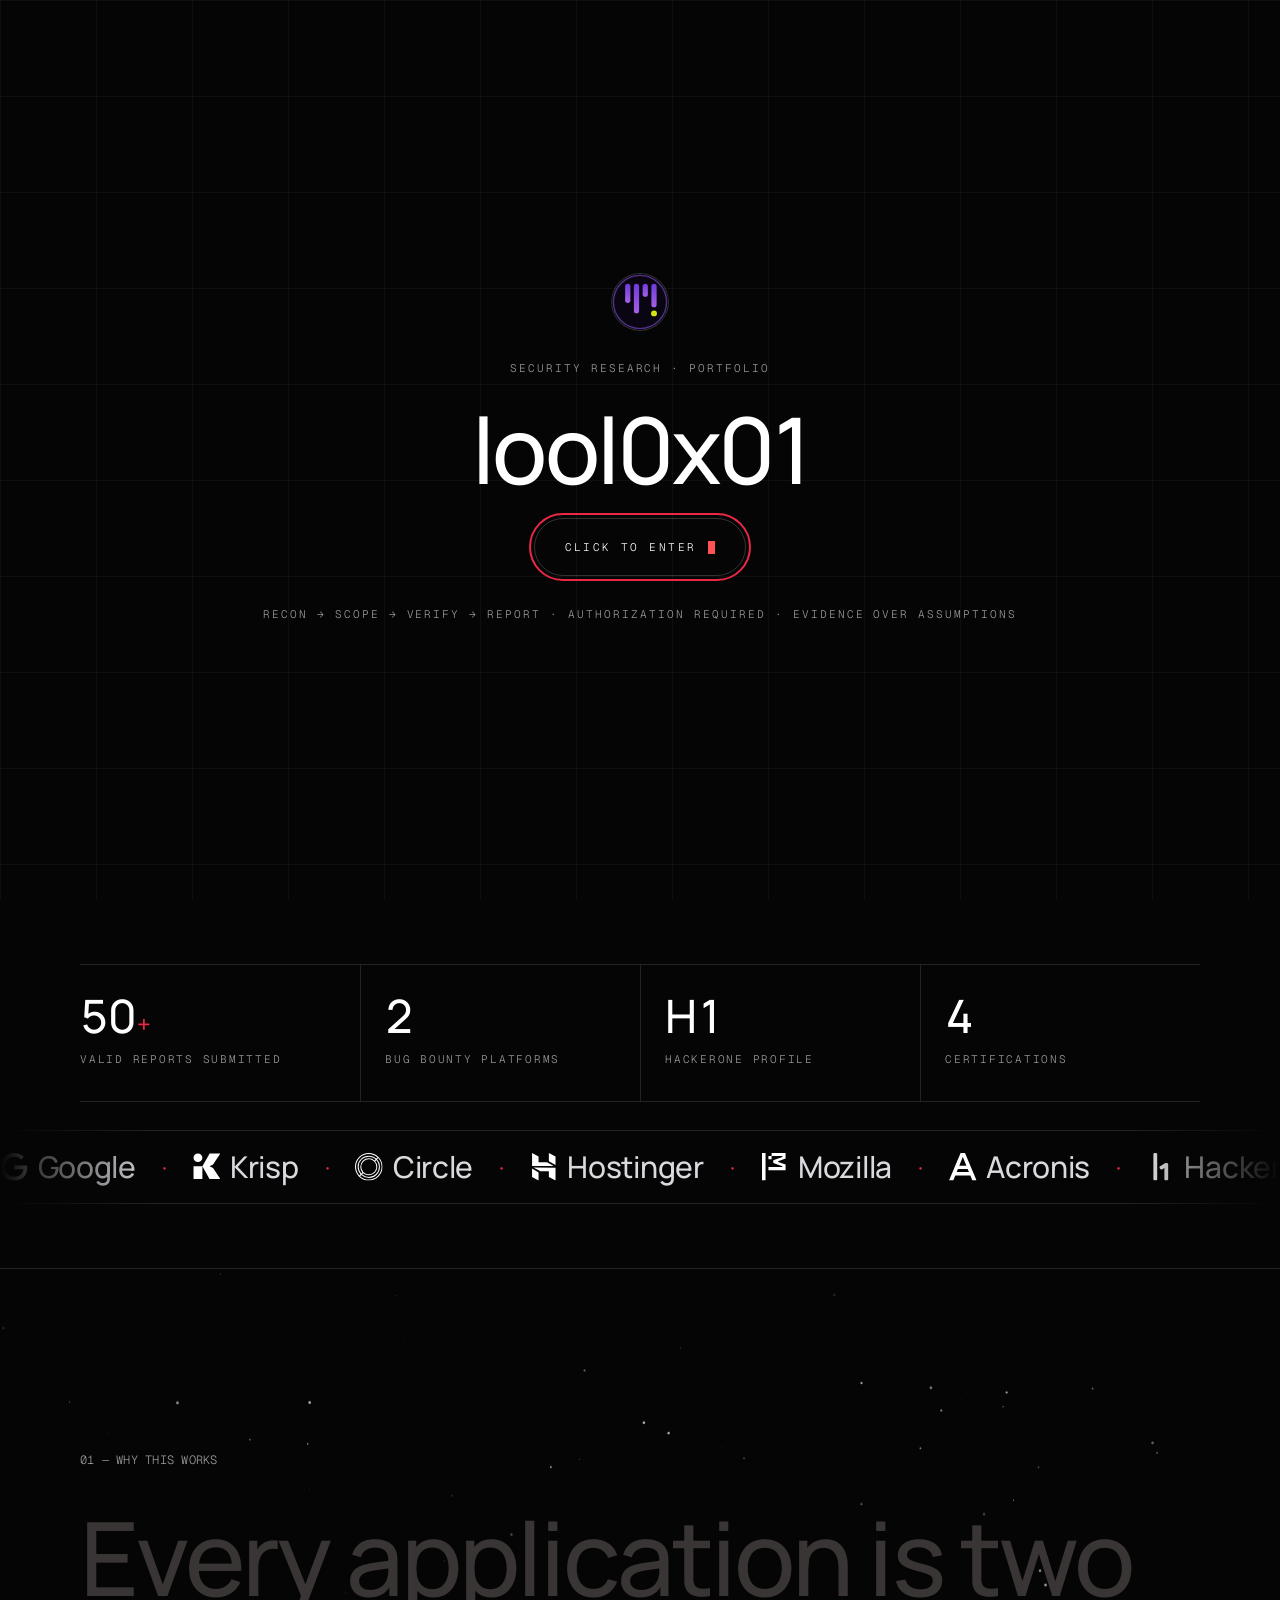
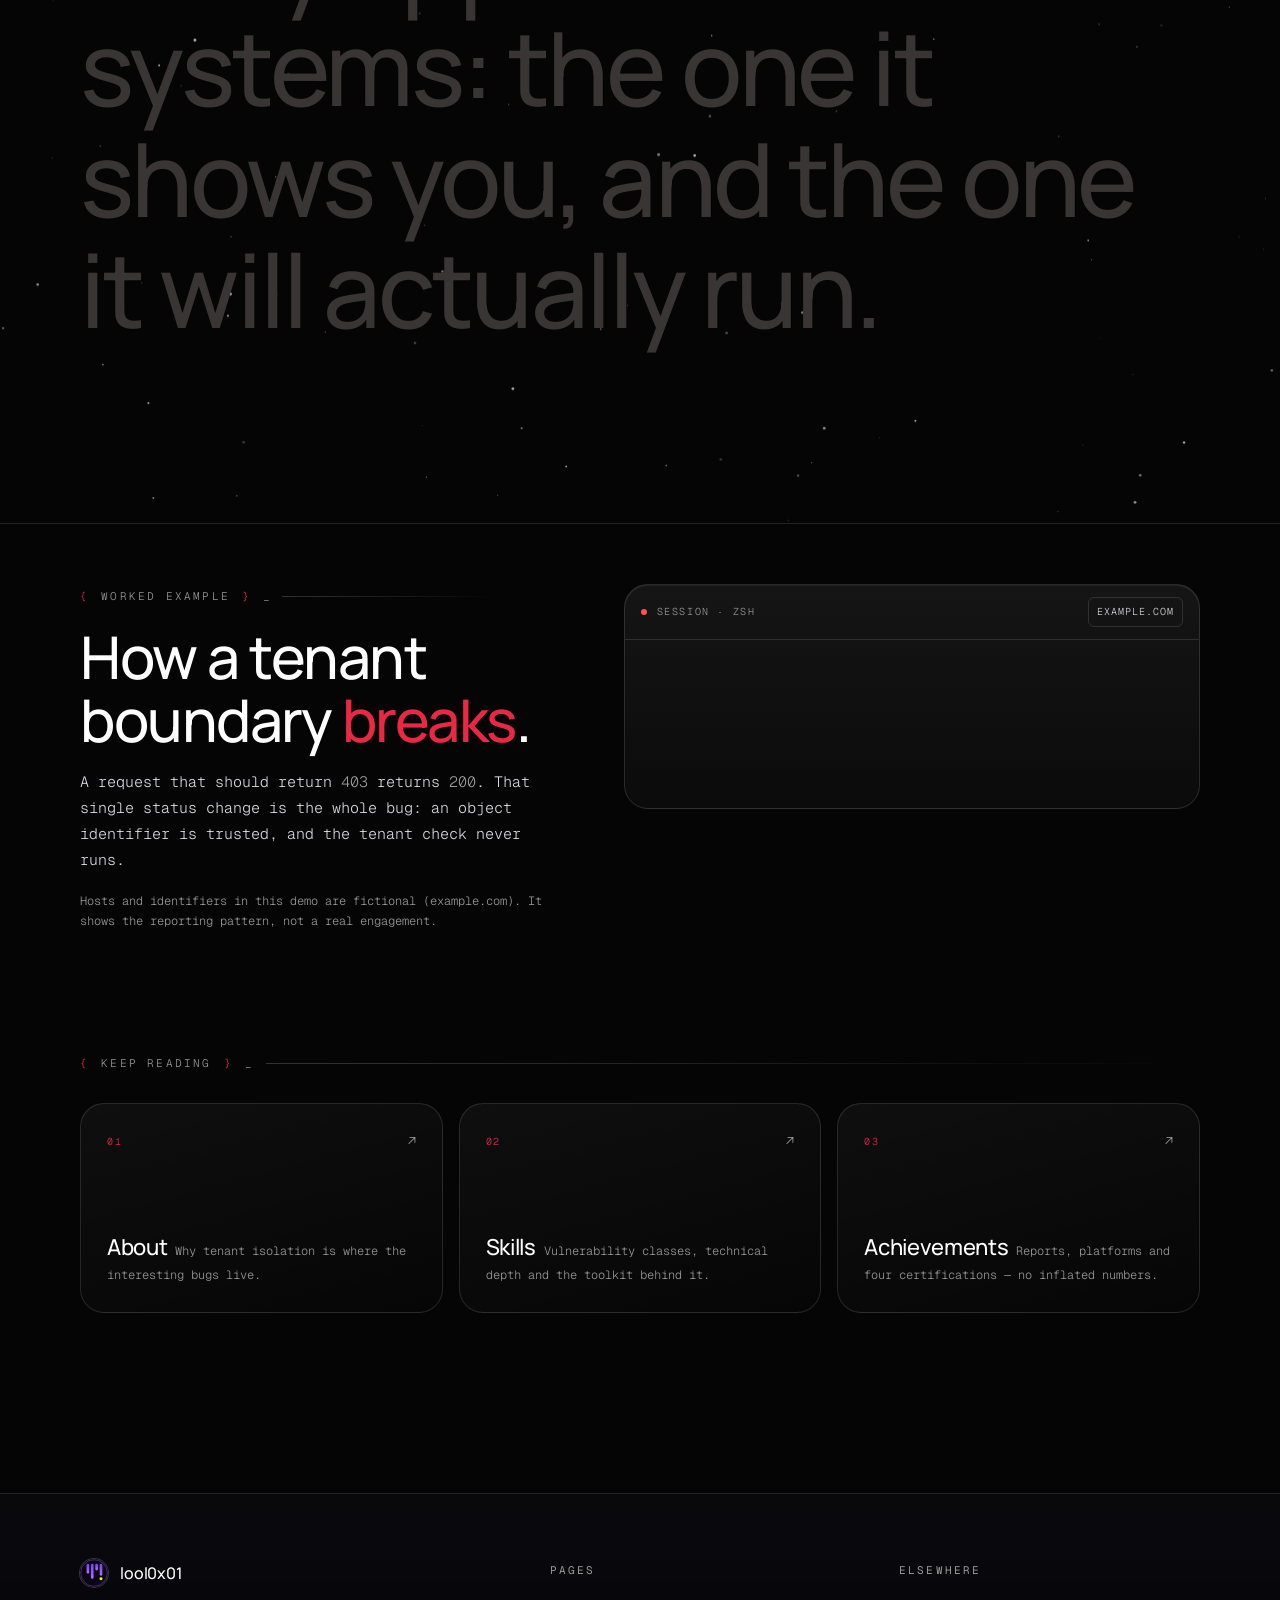
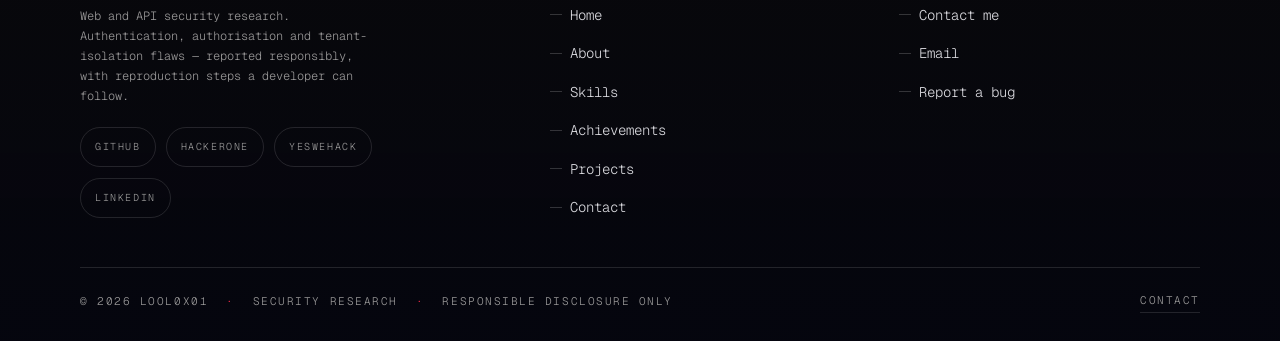
<file: index.html>
<!DOCTYPE html>
<html lang="en-GB">
<head>
<meta charset="utf-8">
<meta name="viewport" content="width=device-width, initial-scale=1">
<title>lool0x01 — Security Researcher</title>
<meta name="description" content="Security researcher specialising in web and API security, with a focus on authentication, authorisation and tenant-isolation flaws in multi-tenant SaaS.">
<meta name="theme-color" content="#060506">
<meta name="color-scheme" content="dark">
<link rel="icon" href="favicon.svg" type="image/svg+xml">
<meta property="og:type" content="website">
<meta property="og:site_name" content="lool0x01">
<meta property="og:title" content="lool0x01 — Security Researcher">
<meta property="og:description" content="Web and API security research: authentication, authorisation and tenant-isolation flaws in multi-tenant SaaS.">
<meta name="twitter:card" content="summary">
<link rel="preconnect" href="https://fonts.googleapis.com">
<link rel="preconnect" href="https://fonts.gstatic.com" crossorigin>
<link href="https://fonts.googleapis.com/css2?family=Geist+Mono:wght@300..500&family=Instrument+Serif:ital@0;1&family=Manrope:wght@300..600&display=swap" rel="stylesheet">
<link rel="stylesheet" href="assets/css/main.css?v=18">
<link rel="stylesheet" href="assets/css/live-terminal.css?v=2">
<script src="assets/js/media.js?v=6"></script>
</head>
<body data-page="home">

<a class="skip" href="#main">Skip to content</a>
<div class="wipe" id="wipe" data-state="revealing" aria-hidden="true"><span></span><span></span></div>
<div class="progress" aria-hidden="true"><div class="progress__bar"></div></div>
<canvas class="field-canvas" id="field" aria-hidden="true"></canvas>
<div class="cursor" id="cursor" aria-hidden="true">
  <span class="cursor__dot"></span><span class="cursor__ring"></span><span class="cursor__label">View</span>
</div>

<!-- entry gate: click -> 2s boot -> hero -->
<div class="gate" id="gate" role="dialog" aria-modal="true" aria-labelledby="gate-name">
  <div class="gate__inner">
    <span class="gate__mark" aria-hidden="true"></span>
    <p class="gate__hint">Security research · portfolio</p>
    <p class="gate__name" id="gate-name">lool0x01</p>
    <button class="gate__enter" type="button">Click to Enter <span class="caret" aria-hidden="true"></span></button>
    <p class="gate__hint">Recon → scope → verify → report · authorization required · evidence over assumptions</p>
    <div class="boot" role="status" aria-live="polite">
      <div class="boot__row">INITIALIZING...</div>
      <div class="boot__row">mapping attack surface...</div>
      <div class="boot__row">tenant boundaries: checked</div>
      <div class="boot__row boot__row--ready">READY</div>
      <div class="boot__bar" aria-hidden="true"><i></i></div>
    </div>
  </div>
</div>

<header class="nav">
  <div class="nav__inner">
    <a class="brand" href="index.html" aria-label="lool0x01 — home">
      <span class="brand__mark" aria-hidden="true"></span>
      <span class="brand__word">lool0x01</span>
    </a>
    <nav class="nav__tabs" aria-label="Primary">
      <a class="nav__tab" href="index.html" aria-current="page">Home</a>
      <a class="nav__tab" href="about.html">About</a>
      <a class="nav__tab" href="skills.html">Skills</a>
      <a class="nav__tab" href="achievements.html">Achievements</a>
      <a class="nav__tab" href="projects.html">Projects</a>
      <a class="nav__tab" href="contact.html">Contact</a>
    </nav>
    <div class="nav__tools">
      <button class="audio" type="button" aria-pressed="false" aria-label="Toggle ambient sound">
        <span class="audio__bars" aria-hidden="true"><i></i><i></i><i></i><i></i></span>
        <span class="audio__text">Sound</span>
      </button>
      <a class="btn btn--sm" href="contact.html">Contact</a>
    </div>
    <button class="nav__burger" type="button" aria-expanded="false" aria-controls="nav-panel" aria-label="Open menu">
      <i aria-hidden="true"></i><i aria-hidden="true"></i>
    </button>
  </div>
</header>
<div class="nav__panel" id="nav-panel">
  <a href="index.html" aria-current="page">Home</a>
  <a href="about.html">About</a>
  <a href="skills.html">Skills</a>
  <a href="achievements.html">Achievements</a>
  <a href="projects.html">Projects</a>
  <a href="contact.html">Contact</a>
</div>

<main id="main">

  <!-- ============================================================ hero -->
  <section class="hero">
    <div class="wrap hero__grid">
      <div class="hero__copy">
        <p class="eyebrow">
          <span class="eyebrow__brace">{</span>
          <span>Security research</span>
          <span class="eyebrow__brace">}</span>
          <span class="eyebrow__dash">_</span>
          <span class="eyebrow__rule"></span>
        </p>

        <h1 class="hero__title hero__title--mono">
          <span class="line"><span>Scanners check inputs.</span></span>
          <span class="line"><span>I test <em class="hl">TRUST</em>.</span></span>
        </h1>

        <p class="hero__lede lede">
          Security researcher specialising in web and API security, with a focus on
          authentication, authorisation, and tenant-isolation flaws in multi-tenant SaaS
          systems. I find the design-level vulnerabilities scanners miss and write
          reproducible reports with concrete remediation guidance.
        </p>

        <div class="hero__cta">
          <a class="btn btn--primary" href="projects.html">View my work <span class="btn__arrow" aria-hidden="true">→</span></a>
          <a class="btn" href="contact.html">Contact me</a>
        </div>

        <p class="hero__meta">
          <span class="live"><span class="live__dot" aria-hidden="true"></span>Researching</span>
          <span aria-hidden="true">/</span>
          <span>HackerOne · YesWeHack</span>
          <span aria-hidden="true">/</span>
          <span>Responsible disclosure only</span>
        </p>
      </div>

      <!-- ============================================================
           Live Engagement Terminal — self-contained hero component.
           Markup here · styles: assets/css/live-terminal.css
                        · scenarios + engine: assets/js/live-terminal.js
           Paste-ready single-file version: components/live-engagement-terminal.html
           ============================================================ -->
      <section class="let" id="let" role="region" aria-label="Live engagement terminal">
        <div class="let__stage">
          <span class="let__glow" aria-hidden="true"></span>
          <span class="let__halo" aria-hidden="true"></span>

          <div class="let__frame">
            <span class="let__corner" data-c="tl" aria-hidden="true"></span>
            <span class="let__corner" data-c="tr" aria-hidden="true"></span>
            <span class="let__corner" data-c="bl" aria-hidden="true"></span>
            <span class="let__corner" data-c="br" aria-hidden="true"></span>
            <span class="let__scan" aria-hidden="true"></span>
            <span class="let__vignette" aria-hidden="true"></span>

            <header class="let__bar">
              <span class="let__dots" aria-hidden="true"><i></i><i></i><i></i></span>
              <span class="let__path">lool0x01@hunt: ~/engagements/tenant-isolation</span>
              <span class="let__live" aria-hidden="true"><i></i> live</span>
            </header>

            <div class="let__tabrow">
              <div class="let__tabs" role="tablist" aria-label="Engagement scenario">
                <button class="let__tab" id="let-tab-recon"   role="tab" type="button" data-scn="recon"   aria-selected="true"  aria-controls="let-screen" tabindex="0">recon</button>
                <button class="let__tab" id="let-tab-exploit" role="tab" type="button" data-scn="exploit" aria-selected="false" aria-controls="let-screen" tabindex="-1">exploit</button>
                <button class="let__tab" id="let-tab-report"  role="tab" type="button" data-scn="report"  aria-selected="false" aria-controls="let-screen" tabindex="-1">report</button>
              </div>
              <div class="let__actions">
                <button class="let__act" type="button" data-act="replay">Replay</button>
                <button class="let__act" type="button" data-act="copy">Copy</button>
              </div>
              <span class="let__tabline" aria-hidden="true"></span>
            </div>

            <div class="let__body">
              <div class="let__screen" id="let-screen" role="tabpanel" aria-labelledby="let-tab-recon">
                <div class="let__lines"></div>
              </div>

              <aside class="let__panel" aria-label="Findings">
                <p class="let__panel-title">Findings</p>
                <div class="let__count"><span class="let__count-n">0</span><span class="let__count-l">logged</span></div>
                <span class="let__sev" data-sev="none">—</span>
                <div class="let__cvss">
                  <span class="let__cvss-l">CVSS 4.0</span>
                  <span class="let__cvss-v">—</span>
                </div>
                <div class="let__ring">
                  <svg viewBox="0 0 44 44" aria-hidden="true">
                    <circle class="let__ring-bg" cx="22" cy="22" r="18"></circle>
                    <circle class="let__ring-fg" cx="22" cy="22" r="18"></circle>
                  </svg>
                  <span class="let__ring-t">0%</span>
                </div>
              </aside>
            </div>
          </div>
        </div>

        <div class="let__sr" role="status" aria-live="polite"></div>
      </section>
    </div>
  </section>

  <!-- ======================================================= stats + marquee -->
  <section class="section--tight" aria-label="At a glance">
    <div class="wrap">
      <div class="stats">
        <div class="stat">
          <span class="stat__num"><span data-count="50" data-reveal data-dur="1600">50</span><small>+</small></span>
          <span class="stat__label">Valid reports submitted</span>
        </div>
        <div class="stat">
          <span class="stat__num"><span data-count="2" data-reveal data-dur="900">2</span></span>
          <span class="stat__label">Bug bounty platforms</span>
        </div>
        <div class="stat">
          <span class="stat__num">H1</span>
          <span class="stat__label">HackerOne profile</span>
        </div>
        <div class="stat">
          <span class="stat__num"><span data-count="4" data-reveal data-dur="900">4</span></span>
          <span class="stat__label">Certifications</span>
        </div>
      </div>
    </div>
    <!-- brand sprite: inlined once, referenced by every marquee lockup -->
    <svg class="mlogo-sprite" aria-hidden="true" focusable="false"><defs>
      <symbol id="lg-google" viewBox="0 0 24 24"><path d="M12.48 10.92v3.28h7.84c-.24 1.84-.853 3.187-1.787 4.133-1.147 1.147-2.933 2.4-6.053 2.4-4.827 0-8.6-3.893-8.6-8.72s3.773-8.72 8.6-8.72c2.6 0 4.507 1.027 5.907 2.347l2.307-2.307C18.747 1.44 16.133 0 12.48 0 5.867 0 .307 5.387.307 12s5.56 12 12.173 12c3.573 0 6.267-1.173 8.373-3.36 2.16-2.16 2.84-5.213 2.84-7.667 0-.76-.053-1.467-.173-2.053H12.48z"/></symbol>
      <symbol id="lg-krisp" viewBox="9.5 9.5 26 26"><path d="M18.333 33.6553C18.333 33.7466 18.2981 33.8348 18.2354 33.8994C18.1726 33.9639 18.0868 34 17.998 34H10.335C10.2461 34 10.1605 33.964 10.0977 33.8994C10.0349 33.8348 10 33.7466 10 33.6553V22.3447C10 22.2534 10.0349 22.1652 10.0977 22.1006C10.1605 22.036 10.2462 22 10.335 22H18.333V33.6553ZM34.6592 10C34.7208 10 34.7821 10.0169 34.835 10.0488C34.8876 10.0808 34.9309 10.1269 34.96 10.1816C34.9891 10.2366 35.003 10.299 35 10.3613C34.997 10.4236 34.9766 10.4843 34.9424 10.5361L28.5615 20.208C28.5286 20.2577 28.4836 20.2985 28.4307 20.3252L25.1182 21.999L28.4307 23.6729C28.4836 23.7004 28.5287 23.7417 28.5615 23.792L34.9424 33.4639C34.9766 33.5157 34.997 33.5764 35 33.6387C35.003 33.701 34.9891 33.7634 34.96 33.8184C34.9309 33.8731 34.8876 33.9192 34.835 33.9512C34.7821 33.9831 34.7208 34 34.6592 34H25.5137C25.3936 34 25.2747 33.9681 25.1709 33.9072C25.0673 33.8464 24.9814 33.7584 24.9219 33.6533L18.333 21.999L24.9219 10.3467C24.9814 10.2416 25.0673 10.1536 25.1709 10.0928C25.2747 10.0319 25.3936 10 25.5137 10H34.6592ZM14.167 10C16.468 10.0002 18.333 11.791 18.333 14C18.333 16.209 16.468 17.9998 14.167 18C11.8658 18 10 16.2091 10 14C10 11.7909 11.8658 10 14.167 10Z"/></symbol>
      <symbol id="lg-circle" viewBox="0 0 24 24"><path d="M20.788 3.832c-.101-.105-.197-.213-.301-.317-.103-.103-.211-.202-.32-.302A11.903 11.903 0 0 0 12 0a11.926 11.926 0 0 0-8.486 3.514C-1.062 8.09-1.16 15.47 3.213 20.168c.099.108.197.214.3.32.104.103.21.2.317.3A11.92 11.92 0 0 0 12 24c3.206 0 6.22-1.247 8.487-3.512 4.576-4.576 4.673-11.956.301-16.656zm-16.655.301A11.057 11.057 0 0 1 12 .874c2.825 0 5.49 1.048 7.55 2.958l-1.001 1.002A9.646 9.646 0 0 0 12 2.292a9.644 9.644 0 0 0-6.865 2.844A9.644 9.644 0 0 0 2.292 12c0 2.448.9 4.753 2.542 6.549L3.831 19.55C-.201 15.191-.101 8.367 4.133 4.133zm13.798 1.318v.002l-1.015 1.014A7.346 7.346 0 0 0 12 4.589 7.357 7.357 0 0 0 6.761 6.76 7.362 7.362 0 0 0 4.589 12a7.34 7.34 0 0 0 1.877 4.913l-1.014 1.016A8.77 8.77 0 0 1 3.167 12a8.77 8.77 0 0 1 2.588-6.245A8.771 8.771 0 0 1 12 3.167c2.213 0 4.301.809 5.931 2.284zM18.537 12c0 1.745-.681 3.387-1.916 4.622S13.746 18.538 12 18.538a6.491 6.491 0 0 1-4.296-1.621l-.001-.004c-.11-.094-.22-.188-.324-.291a6.027 6.027 0 0 1-.293-.326A6.47 6.47 0 0 1 5.466 12c0-1.746.679-3.387 1.914-4.621A6.488 6.488 0 0 1 12 5.465c1.599 0 3.105.576 4.295 1.62.111.096.224.19.326.295.104.104.2.214.295.324A6.482 6.482 0 0 1 18.537 12zM7.084 17.534h.001A7.349 7.349 0 0 0 12 19.413a7.35 7.35 0 0 0 5.239-2.174A7.354 7.354 0 0 0 19.412 12a7.364 7.364 0 0 0-1.876-4.916l1.013-1.012A8.777 8.777 0 0 1 20.834 12a8.765 8.765 0 0 1-2.589 6.246A8.764 8.764 0 0 1 12 20.834a8.782 8.782 0 0 1-5.93-2.285l1.014-1.015zm12.783 2.333A11.046 11.046 0 0 1 12 23.125a11.042 11.042 0 0 1-7.551-2.957l1.004-1.001a9.64 9.64 0 0 0 6.549 2.542 9.639 9.639 0 0 0 6.865-2.846A9.642 9.642 0 0 0 21.71 12a9.64 9.64 0 0 0-2.543-6.548l1.001-1.002c4.031 4.359 3.935 11.182-.301 15.417z"/></symbol>
      <symbol id="lg-hostinger" viewBox="0 0 24 24"><path d="M16.415 0v7.16l5.785 3.384V2.949L16.415 0ZM1.8 0v11.237h18.815L14.89 8.09l-7.457-.003V3.024L1.8 0Zm14.615 20.894v-5.019l-7.514-.005c.007.033-5.82-3.197-5.82-3.197l19.119.091V24l-5.785-3.106ZM1.8 13.551v7.343l5.633 2.949v-6.988L1.8 13.551Z"/></symbol>
      <symbol id="lg-mozilla" viewBox="0 0 24 24"><path d="M4.819 24H1.75V0H4.82zM7.33 12.242H19.48v-.69L11.562 8.67V6.25l7.918-2.872v-.7H10.1V0h12.149v4.89l-6.445 2.224v.69l6.445 2.224v4.89H7.33zm0-9.565h2.77v2.77H7.33z"/></symbol>
      <symbol id="lg-acronis" viewBox="96 96 320 320"><path d="M96 416H145.231L168.899 357.647H343.574L366.769 416H416L281.562 96H230.438L96 416ZM214.817 243.294L223.337 222.588C237.065 188.706 248.899 160.471 256 139.294C263.574 160.471 275.408 188.706 289.136 222.588L297.657 243.294H214.817ZM184.994 317.647L199.669 280.941H312.331L327.479 317.647H184.994Z"/></symbol>
      <symbol id="lg-hackerone" viewBox="0 0 24 24"><path d="M7.207 0c-.4836 0-.8774.1018-1.1823.3002-.3044.2003-.4592.4627-.4592.7798v21.809c0 .2766.1581.5277.4752.7609.315.2335.7031.3501 1.1664.3501.4427 0 .8306-.1166 1.1678-.3501.3352-.231.5058-.4843.5058-.761V1.0815c0-.319-.1623-.5769-.4893-.7813C8.0644.1018 7.6702 0 7.207 0zm9.5234 8.662c-.4836 0-.8717.0981-1.1683.3007l-4.439 2.7822c-.1988.1861-.2841.4687-.2473.855.0342.3826.2108.747.5238 1.0907.3145.346.6662.5626 1.0684.6547.3963.0899.6973.041.8962-.143l1.7551-1.0951v9.7817c0 .2767.1522.5278.4607.761.3007.2335.6873.3501 1.1504.3501.463 0 .863-.1166 1.1983-.3501.3371-.2332.5058-.4843.5058-.761V9.7381c0-.3193-.165-.577-.4898-.7754-.3252-.2026-.7288-.3007-1.2143-.3007z"/></symbol>
      <symbol id="lg-deezer" viewBox="0 0 24 24"><path d="M.693 10.024c.381 0 .693-1.256.693-2.807 0-1.55-.312-2.807-.693-2.807C.312 4.41 0 5.666 0 7.217s.312 2.808.693 2.808ZM21.038 1.56c-.364 0-.684.805-.91 2.096C19.765 1.446 19.184 0 18.526 0c-.78 0-1.464 2.036-1.784 5-.312-2.158-.788-3.536-1.325-3.536-.745 0-1.386 2.704-1.62 6.472-.442-1.932-1.083-3.145-1.793-3.145s-1.35 1.213-1.793 3.145c-.242-3.76-.874-6.463-1.628-6.463-.537 0-1.013 1.378-1.325 3.535C6.938 2.036 6.262 0 5.474 0c-.658 0-1.247 1.447-1.602 3.665-.217-1.291-.546-2.105-.91-2.105-.675 0-1.221 2.807-1.221 6.272 0 3.466.546 6.273 1.221 6.273.277 0 .537-.476.736-1.273.32 2.928.996 4.938 1.776 4.938.606 0 1.143-1.204 1.507-3.11.251 3.622.875 6.195 1.602 6.195.46 0 .875-1.023 1.187-2.677C10.142 21.6 11 24 12.004 24c1.005 0 1.863-2.4 2.235-5.822.312 1.654.727 2.677 1.186 2.677.728 0 1.352-2.573 1.603-6.195.364 1.906.9 3.11 1.507 3.11.78 0 1.455-2.01 1.775-4.938.208.797.46 1.273.737 1.273.675 0 1.22-2.807 1.22-6.273-.008-3.457-.553-6.272-1.23-6.272ZM23.307 10.024c.381 0 .693-1.256.693-2.807 0-1.55-.312-2.807-.693-2.807-.381 0-.693 1.256-.693 2.807s.312 2.808.693 2.808Z"/></symbol>
      <symbol id="lg-ably" viewBox="21 21 118 118"><path d="M79.8574 32L31.4436 120.61L22 113.988L66.7958 32H79.8574ZM80.532 32L128.946 120.61L138.389 113.988L93.5936 32H80.532Z"/><path d="M128.271 121.132L80.1947 83.4801L32.1182 121.132L41.9297 128L80.1947 98.0441L118.46 128L128.271 121.132Z"/></symbol>
      <symbol id="lg-lumin" viewBox="28 28 144 144"><path d="M54.2479 163L74.5409 127.716H34.128C29.2819 127.716 26.5884 123.031 29.098 118.716L79.7439 31.0578C80.8257 29.0735 82.4374 28 85.3148 28H135.593C140.439 28 143.132 32.6843 140.623 37L95.0178 116.2H165.946C170.792 116.2 173.312 121.058 170.976 125.2L145.837 168.942C144.755 170.927 143.143 172 140.266 172H59.2671C54.421 172 51.7275 167.316 54.2371 163H54.2479ZM81.1826 116.2L125.533 39.5157H88.7222L44.1879 116.2H81.1826Z"/></symbol>
    </defs></svg>

    <div class="marquee" data-marquee aria-hidden="true" style="margin-top:28px">
      <div class="marquee__track">
        <span class="marquee__item">
          <span class="mlogo"><svg class="mi"><use href="#lg-google"/></svg>Google</span><i>·</i>
          <span class="mlogo"><svg class="mi"><use href="#lg-krisp"/></svg>Krisp</span><i>·</i>
          <span class="mlogo"><svg class="mi"><use href="#lg-circle"/></svg>Circle</span><i>·</i>
          <span class="mlogo"><svg class="mi"><use href="#lg-hostinger"/></svg>Hostinger</span><i>·</i>
          <span class="mlogo"><svg class="mi"><use href="#lg-mozilla"/></svg>Mozilla</span><i>·</i>
          <span class="mlogo"><svg class="mi"><use href="#lg-acronis"/></svg>Acronis</span><i>·</i>
          <span class="mlogo"><svg class="mi"><use href="#lg-hackerone"/></svg>HackerOne</span><i>·</i>
          <span class="mlogo"><svg class="mi"><use href="#lg-deezer"/></svg>Deezer</span><i>·</i>
          <span class="mlogo"><svg class="mi"><use href="#lg-ably"/></svg>Ably</span><i>·</i>
          <span class="mlogo"><svg class="mi"><use href="#lg-lumin"/></svg>LuminPDF</span><i>·</i>
        </span>
        <span class="marquee__item">
          <span class="mlogo"><svg class="mi"><use href="#lg-google"/></svg>Google</span><i>·</i>
          <span class="mlogo"><svg class="mi"><use href="#lg-krisp"/></svg>Krisp</span><i>·</i>
          <span class="mlogo"><svg class="mi"><use href="#lg-circle"/></svg>Circle</span><i>·</i>
          <span class="mlogo"><svg class="mi"><use href="#lg-hostinger"/></svg>Hostinger</span><i>·</i>
          <span class="mlogo"><svg class="mi"><use href="#lg-mozilla"/></svg>Mozilla</span><i>·</i>
          <span class="mlogo"><svg class="mi"><use href="#lg-acronis"/></svg>Acronis</span><i>·</i>
          <span class="mlogo"><svg class="mi"><use href="#lg-hackerone"/></svg>HackerOne</span><i>·</i>
          <span class="mlogo"><svg class="mi"><use href="#lg-deezer"/></svg>Deezer</span><i>·</i>
          <span class="mlogo"><svg class="mi"><use href="#lg-ably"/></svg>Ably</span><i>·</i>
          <span class="mlogo"><svg class="mi"><use href="#lg-lumin"/></svg>LuminPDF</span><i>·</i>
        </span>
      </div>
    </div>
  </section>

  <!-- ==================================== big statement (word-lit + stars) -->
  <section class="bigstatement" id="statement" aria-label="Statement">
    <canvas class="bigstatement__stars" aria-hidden="true"></canvas>
    <div class="wrap">
      <p class="bigstatement__tag">01 — why this works</p>
      <p class="statement" id="statementText">Every application is two systems: the one it shows you, and the one it will actually run.</p>
    </div>
  </section>

  <!-- ========================================================= terminal demo -->
  <section class="section" aria-labelledby="demo-title">
    <div class="wrap split">
      <div class="hero__aside" data-reveal>
        <p class="eyebrow">
          <span class="eyebrow__brace">{</span>
          <span>Worked example</span>
          <span class="eyebrow__brace">}</span>
          <span class="eyebrow__dash">_</span>
          <span class="eyebrow__rule"></span>
        </p>
        <h2 class="h2" id="demo-title">How a tenant boundary <span class="serif">breaks</span>.</h2>
        <p class="lede">
          A request that should return <span class="muted">403</span> returns <span class="muted">200</span>.
          That single status change is the whole bug: an object identifier is trusted,
          and the tenant check never runs.
        </p>
        <p class="small">
          Hosts and identifiers in this demo are fictional (example.com). It shows the
          reporting pattern, not a real engagement.
        </p>
      </div>

      <div class="hero__notes" data-reveal data-delay="120">
        <div class="term" aria-hidden="true">
          <div class="term__bar">
            <span class="live__dot"></span>
            <span>session · zsh</span>
            <span class="spacer"></span>
            <span class="tag">example.com</span>
          </div>
          <div class="term__body" data-terminal></div>
        </div>
        <p class="sr-only">
          Animated demonstration: a request to api.example.com returns 403 as expected, then
          returns 200 after an object identifier is changed, illustrating a broken
          object-level authorisation finding. All hosts are fictional.
        </p>
      </div>
    </div>
  </section>

  <!-- ============================================================= teasers -->
  <section class="section" aria-labelledby="next-title">
    <div class="wrap">
      <div class="section-label">
        <p class="eyebrow">
          <span class="eyebrow__brace">{</span>
          <span id="next-title">Keep reading</span>
          <span class="eyebrow__brace">}</span>
          <span class="eyebrow__dash">_</span>
        </p>
        <hr class="rule">
      </div>

      <div class="teasers">
        <a class="teaser" href="about.html" data-reveal data-cursor="view" data-cursor-label="Open">
          <span class="teaser__top"><span class="teaser__idx">01</span><span class="teaser__arrow" aria-hidden="true">↗</span></span>
          <span>
            <span class="teaser__title">About</span>
            <span class="teaser__sub">Why tenant isolation is where the interesting bugs live.</span>
          </span>
        </a>
        <a class="teaser" href="skills.html" data-reveal data-delay="80" data-cursor="view" data-cursor-label="Open">
          <span class="teaser__top"><span class="teaser__idx">02</span><span class="teaser__arrow" aria-hidden="true">↗</span></span>
          <span>
            <span class="teaser__title">Skills</span>
            <span class="teaser__sub">Vulnerability classes, technical depth and the toolkit behind it.</span>
          </span>
        </a>
        <a class="teaser" href="achievements.html" data-reveal data-delay="160" data-cursor="view" data-cursor-label="Open">
          <span class="teaser__top"><span class="teaser__idx">03</span><span class="teaser__arrow" aria-hidden="true">↗</span></span>
          <span>
            <span class="teaser__title">Achievements</span>
            <span class="teaser__sub">Reports, platforms and four certifications — no inflated numbers.</span>
          </span>
        </a>
      </div>
    </div>
  </section>

</main>

<footer class="footer">
  <div class="wrap">
    <div class="footer__top">
      <div class="footer__blurb">
        <div class="footer__markline">
          <span class="brand__mark" aria-hidden="true"></span>
          <span class="brand__word">lool0x01</span>
        </div>
        <p class="small">
          Web and API security research. Authentication, authorisation and tenant-isolation
          flaws — reported responsibly, with reproduction steps a developer can follow.
        </p>
        <div class="socials">
          <a class="icon-btn" href="https://github.com/alielbadry" target="_blank" rel="noopener noreferrer me">GitHub</a>
          <a class="icon-btn" href="https://hackerone.com/lool0x01" target="_blank" rel="noopener noreferrer me">HackerOne</a>
          <a class="icon-btn" href="https://yeswehack.com/hunters/lool0x01" target="_blank" rel="noopener noreferrer me">YesWeHack</a>
          <a class="icon-btn" href="https://www.linkedin.com/in/alielbadry365/" target="_blank" rel="noopener noreferrer me">LinkedIn</a>
        </div>
      </div>
      <div class="footer__col">
        <h4>Pages</h4>
        <ul>
          <li><a class="footer__link" href="index.html">Home</a></li>
          <li><a class="footer__link" href="about.html">About</a></li>
          <li><a class="footer__link" href="skills.html">Skills</a></li>
          <li><a class="footer__link" href="achievements.html">Achievements</a></li>
          <li><a class="footer__link" href="projects.html">Projects</a></li>
          <li><a class="footer__link" href="contact.html">Contact</a></li>
        </ul>
      </div>
      <div class="footer__col">
        <h4>Elsewhere</h4>
        <ul>
          <li><a class="footer__link" href="contact.html">Contact me</a></li>
          <li><a class="footer__link" href="mailto:alielbadry365@gmail.com">Email</a></li>
          <li><a class="footer__link" href="contact.html">Report a bug</a></li>
        </ul>
      </div>
    </div>
    <div class="footer__stamp">
      <span>© <span id="year">2026</span> lool0x01</span>
      <span class="dot" aria-hidden="true">·</span>
      <span>Security research</span>
      <span class="dot" aria-hidden="true">·</span>
      <span>Responsible disclosure only</span>
      <span class="spacer"></span>
      <a href="contact.html">Contact</a>
    </div>
  </div>
</footer>

<script src="assets/js/data.js?v=5"></script>
<script src="assets/js/particles.js?v=5"></script>
<script src="assets/js/core.js?v=13"></script>
<script src="assets/js/home.js?v=6"></script>
<script src="assets/js/live-terminal.js?v=1"></script>
</body>
</html>
</file>
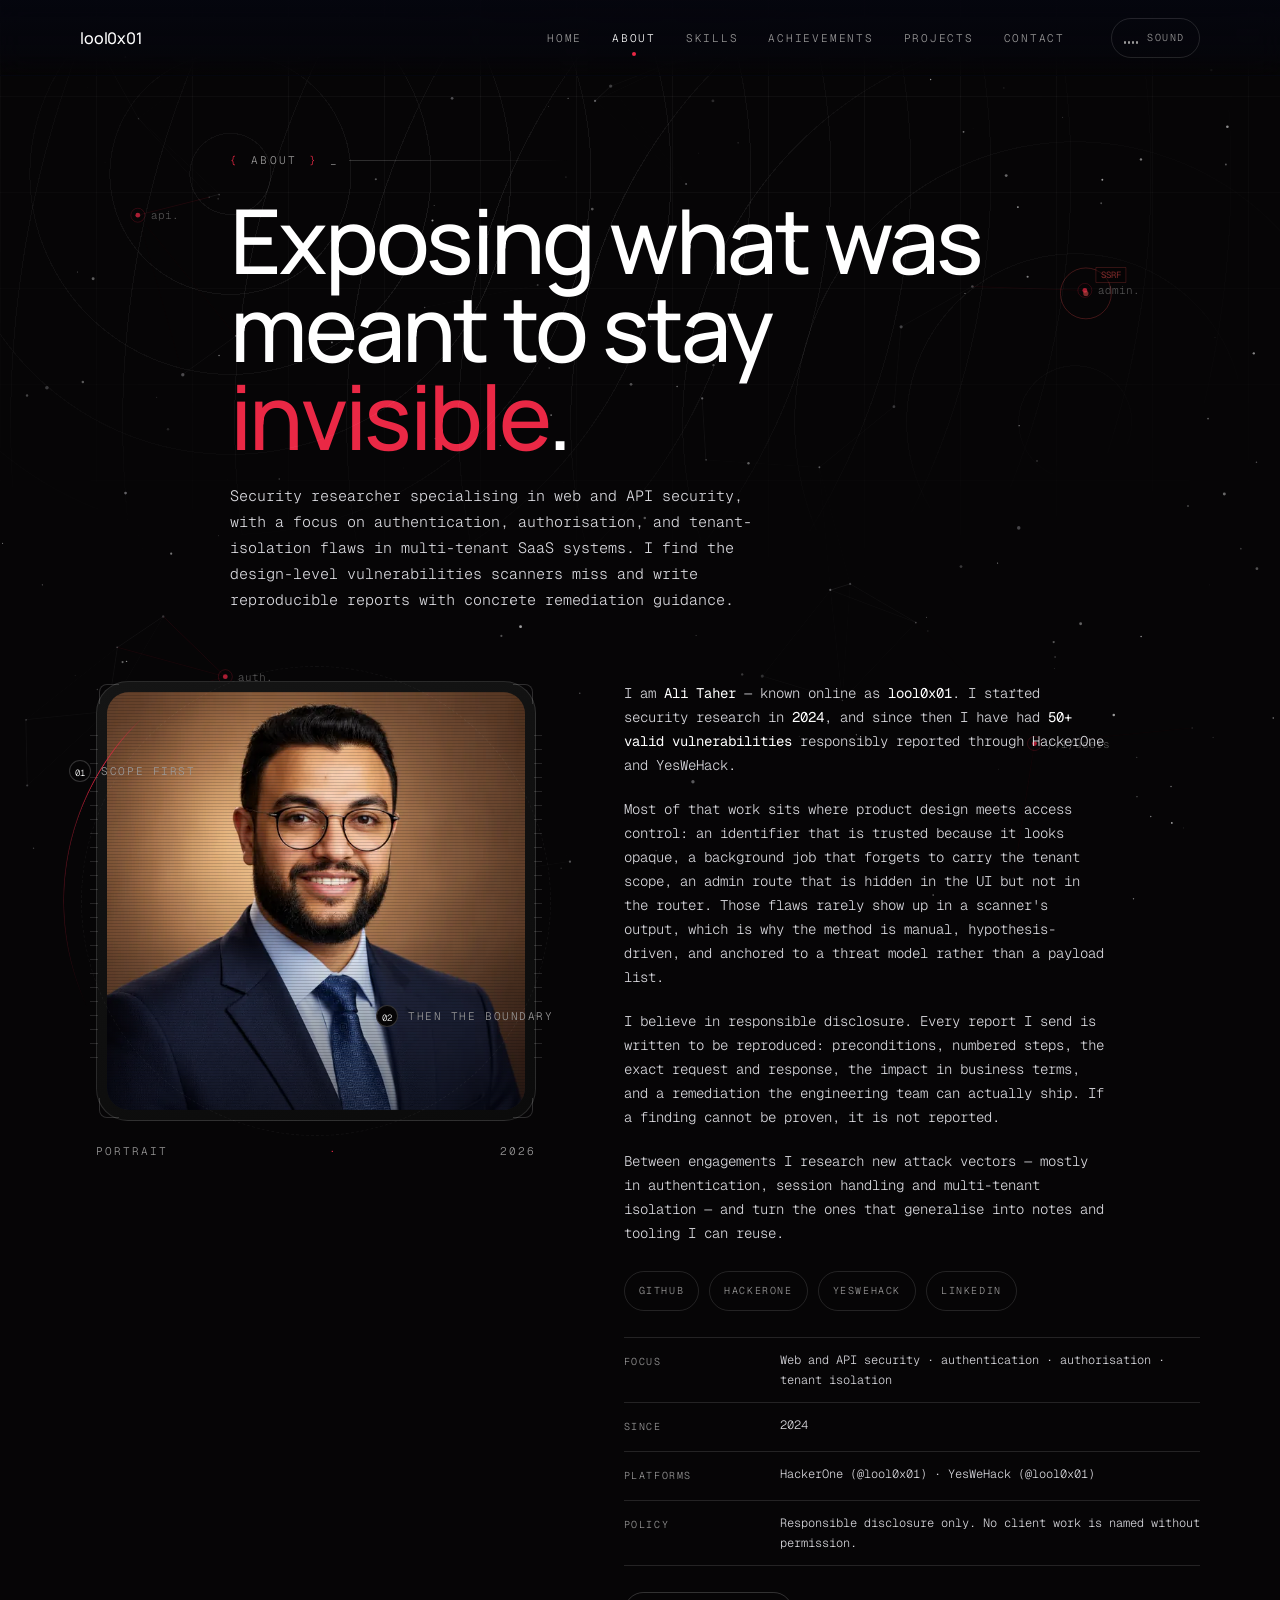
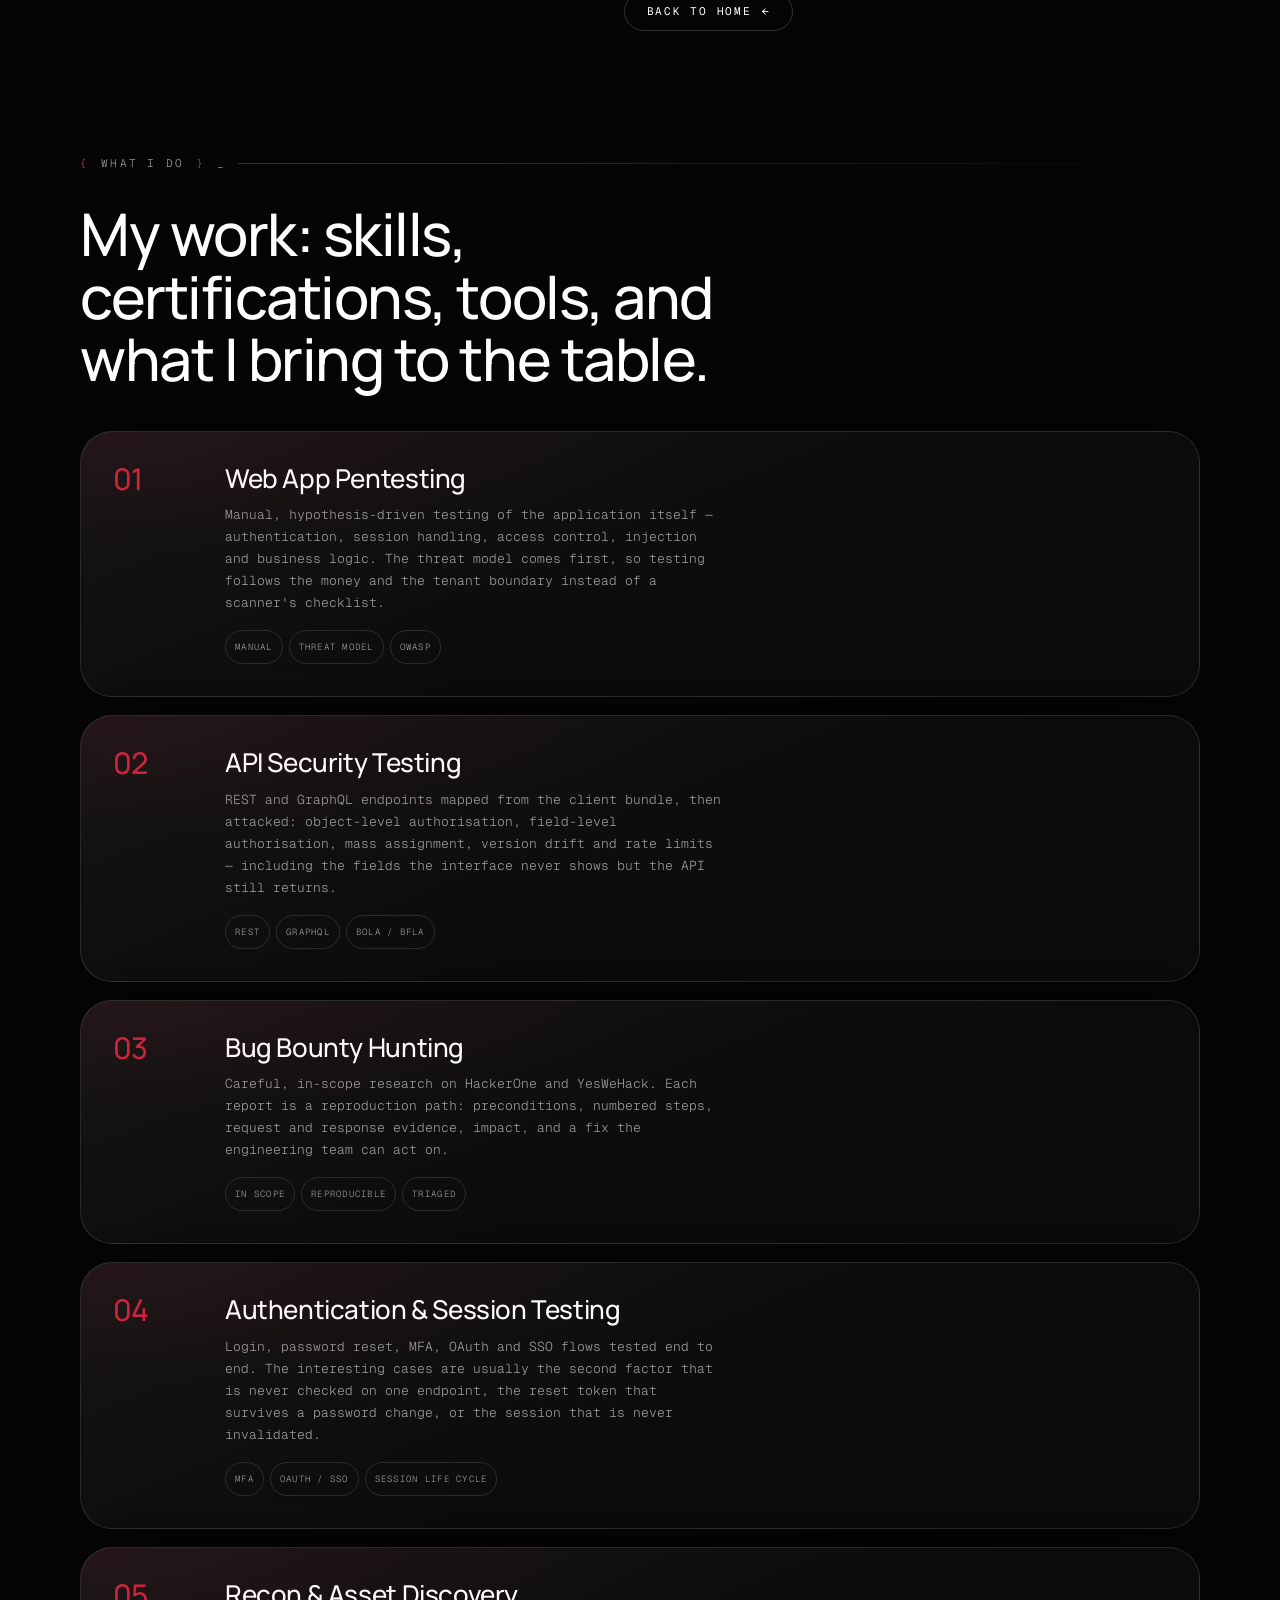
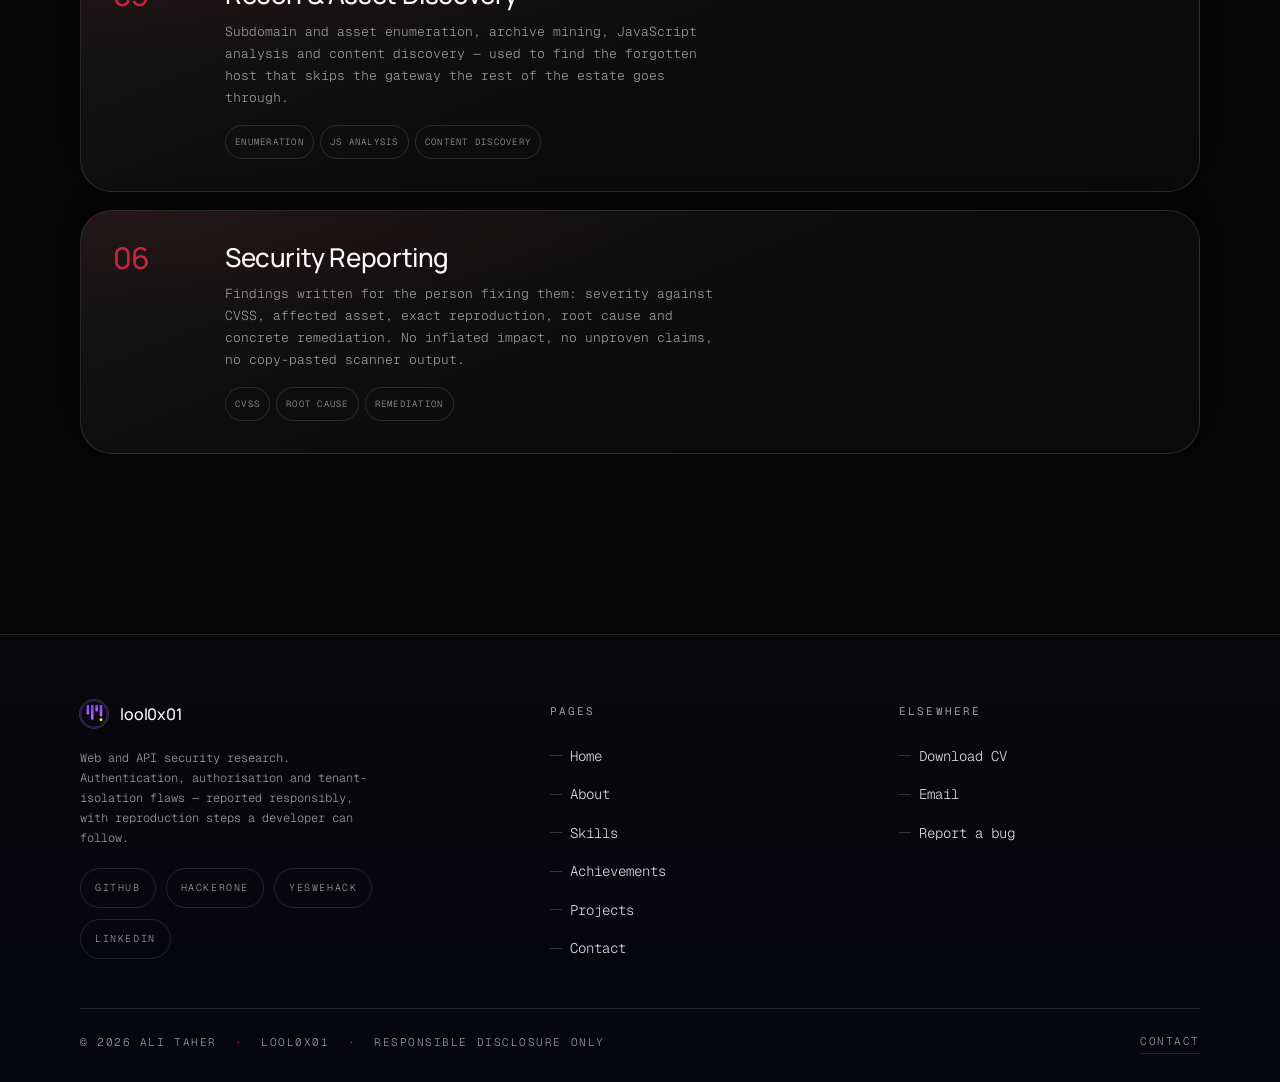
<file: about.html>
<!DOCTYPE html>
<html lang="en-GB">
<head>
<meta charset="utf-8">
<meta name="viewport" content="width=device-width, initial-scale=1">
<title>About — Ali Taher</title>
<meta name="description" content="Ali Taher, also known as lool0x01: security researcher focused on authentication, authorisation and tenant-isolation flaws in multi-tenant SaaS.">
<meta name="theme-color" content="#060506">
<meta name="color-scheme" content="dark">
<link rel="icon" href="favicon.svg" type="image/svg+xml">
<meta property="og:type" content="profile">
<meta property="og:title" content="About — Ali Taher">
<meta property="og:description" content="Security researcher focused on authentication, authorisation and tenant-isolation flaws in multi-tenant SaaS.">
<link rel="preconnect" href="https://fonts.googleapis.com">
<link rel="preconnect" href="https://fonts.gstatic.com" crossorigin>
<link href="https://fonts.googleapis.com/css2?family=Geist+Mono:wght@300..500&family=Instrument+Serif:ital@0;1&family=Manrope:wght@300..600&display=swap" rel="stylesheet">
<link rel="stylesheet" href="assets/css/main.css?v=17">
<script src="assets/js/media.js?v=6"></script>
</head>
<body data-page="about">

<a class="skip" href="#main">Skip to content</a>
<div class="wipe" id="wipe" data-state="revealing" aria-hidden="true"><span></span><span></span></div>
<div class="progress" aria-hidden="true"><div class="progress__bar"></div></div>
<canvas class="field-canvas" id="field" aria-hidden="true"></canvas>
<div class="cursor" id="cursor" aria-hidden="true">
  <span class="cursor__dot"></span><span class="cursor__ring"></span><span class="cursor__label">View</span>
</div>

<header class="nav">
  <div class="nav__inner">
    <a class="brand" href="index.html" aria-label="Ali Taher — home">
      <span class="brand__mark" aria-hidden="true"></span>
      <span class="brand__word">lool0x01</span>
    </a>
    <nav class="nav__tabs" aria-label="Primary">
      <a class="nav__tab" href="index.html">Home</a>
      <a class="nav__tab" href="about.html" aria-current="page">About</a>
      <a class="nav__tab" href="skills.html">Skills</a>
      <a class="nav__tab" href="achievements.html">Achievements</a>
      <a class="nav__tab" href="projects.html">Projects</a>
      <a class="nav__tab" href="contact.html">Contact</a>
    </nav>
    <div class="nav__tools">
      <button class="audio" type="button" aria-pressed="false" aria-label="Toggle ambient sound">
        <span class="audio__bars" aria-hidden="true"><i></i><i></i><i></i><i></i></span>
        <span class="audio__text">Sound</span>
      </button>
    </div>
    <button class="nav__burger" type="button" aria-expanded="false" aria-controls="nav-panel" aria-label="Open menu">
      <i aria-hidden="true"></i><i aria-hidden="true"></i>
    </button>
  </div>
</header>
<div class="nav__panel" id="nav-panel">
  <a href="index.html">Home</a>
  <a href="about.html" aria-current="page">About</a>
  <a href="skills.html">Skills</a>
  <a href="achievements.html">Achievements</a>
  <a href="projects.html">Projects</a>
  <a href="contact.html">Contact</a>
</div>

<main id="main">

  <section class="masthead">
    <div class="contours" aria-hidden="true"></div>
    <div class="wrap masthead__inner">
      <p class="eyebrow">
        <span class="eyebrow__brace">{</span>
        <span>About</span>
        <span class="eyebrow__brace">}</span>
        <span class="eyebrow__dash">_</span>
        <span class="eyebrow__rule"></span>
      </p>
      <h1 class="masthead__title">Exposing what was meant to stay <span class="serif">invisible</span>.</h1>
      <p class="masthead__sub lede">
        Security researcher specialising in web and API security, with a focus on
        authentication, authorisation, and tenant-isolation flaws in multi-tenant SaaS
        systems. I find the design-level vulnerabilities scanners miss and write
        reproducible reports with concrete remediation guidance.
      </p>
    </div>
  </section>

  <section class="section">
    <div class="wrap split">
      <figure class="portrait" data-tilt="6">
        <div class="portrait__frame">
          <div class="portrait__media">
            <div class="portrait__img" role="img" aria-label="Portrait of Ali Taher"></div>
            <div class="portrait__scan" aria-hidden="true"></div>
            <div class="portrait__grain" aria-hidden="true"></div>
          </div>
          <span class="hud hud--tl" aria-hidden="true"></span>
          <span class="hud hud--tr" aria-hidden="true"></span>
          <span class="hud hud--bl" aria-hidden="true"></span>
          <span class="hud hud--br" aria-hidden="true"></span>
          <span class="hud-ticks" aria-hidden="true"></span>
          <span class="hud-ticks hud-ticks--l" aria-hidden="true"></span>
          <div class="portrait__ring" aria-hidden="true"></div>
        </div>
        <figcaption class="portrait__cap">
          <span>Portrait</span><span class="dot">·</span><span>2026</span>
        </figcaption>
        <div class="note" style="top:16%; left:-6%;"><span class="note__idx">01</span><span>Scope first</span></div>
        <div class="note note--right" style="bottom:28%; right:-4%;"><span class="note__idx">02</span><span>Then the boundary</span></div>
      </figure>

      <div class="about-head">
        <div class="bio">
          <p>
            I am <strong>Ali Taher</strong> — known online as <strong>lool0x01</strong>. I started
            security research in <strong>2024</strong>, and since then I have had
            <strong>50+ valid vulnerabilities</strong> responsibly reported through
            HackerOne and YesWeHack.
          </p>
          <p>
            Most of that work sits where product design meets access control: an
            identifier that is trusted because it looks opaque, a background job that
            forgets to carry the tenant scope, an admin route that is hidden in the UI
            but not in the router. Those flaws rarely show up in a scanner's output,
            which is why the method is manual, hypothesis-driven, and anchored to a
            threat model rather than a payload list.
          </p>
          <p>
            I believe in responsible disclosure. Every report I send is written to be
            reproduced: preconditions, numbered steps, the exact request and response,
            the impact in business terms, and a remediation the engineering team can
            actually ship. If a finding cannot be proven, it is not reported.
          </p>
          <p>
            Between engagements I research new attack vectors — mostly in
            authentication, session handling and multi-tenant isolation — and turn the
            ones that generalise into notes and tooling I can reuse.
          </p>
        </div>

        <div class="socials">
          <a class="icon-btn" href="https://github.com/alielbadry" target="_blank" rel="noopener noreferrer me">GitHub</a>
          <a class="icon-btn" href="https://hackerone.com/lool0x01" target="_blank" rel="noopener noreferrer me">HackerOne</a>
          <a class="icon-btn" href="https://yeswehack.com/hunters/lool0x01" target="_blank" rel="noopener noreferrer me">YesWeHack</a>
          <a class="icon-btn" href="https://www.linkedin.com/in/alielbadry365/" target="_blank" rel="noopener noreferrer me">LinkedIn</a>
        </div>

        <dl class="dl">
          <div><dt>Focus</dt><dd>Web and API security · authentication · authorisation · tenant isolation</dd></div>
          <div><dt>Since</dt><dd>2024</dd></div>
          <div><dt>Platforms</dt><dd>HackerOne (@lool0x01) · YesWeHack (@lool0x01)</dd></div>
          <div><dt>Policy</dt><dd>Responsible disclosure only. No client work is named without permission.</dd></div>
        </dl>

        <div>
          <a class="btn" href="index.html">Back to Home <span class="btn__arrow" aria-hidden="true">←</span></a>
        </div>
      </div>
    </div>
  </section>

  <section class="section" aria-labelledby="what-title">
    <div class="wrap">
      <div class="section-label">
        <p class="eyebrow">
          <span class="eyebrow__brace">{</span>
          <span>What I do</span>
          <span class="eyebrow__brace">}</span>
          <span class="eyebrow__dash">_</span>
        </p>
        <hr class="rule">
      </div>

      <div class="section__head section__head--stack" style="margin-bottom:40px">
        <h2 class="h2" id="what-title">My work: skills, certifications, tools, and what I bring to the table.</h2>
      </div>

      <div class="docards">
        <article class="docard">
          <span class="docard__num">01</span>
          <div class="docard__body">
            <h3>Web App Pentesting</h3>
            <p>
              Manual, hypothesis-driven testing of the application itself — authentication,
              session handling, access control, injection and business logic. The threat model
              comes first, so testing follows the money and the tenant boundary instead of a
              scanner's checklist.
            </p>
            <div class="docard__tags"><span class="docard__tag">Manual</span><span class="docard__tag">Threat model</span><span class="docard__tag">OWASP</span></div>
          </div>
        </article>

        <article class="docard">
          <span class="docard__num">02</span>
          <div class="docard__body">
            <h3>API Security Testing</h3>
            <p>
              REST and GraphQL endpoints mapped from the client bundle, then attacked:
              object-level authorisation, field-level authorisation, mass assignment, version
              drift and rate limits — including the fields the interface never shows but the
              API still returns.
            </p>
            <div class="docard__tags"><span class="docard__tag">REST</span><span class="docard__tag">GraphQL</span><span class="docard__tag">BOLA / BFLA</span></div>
          </div>
        </article>

        <article class="docard">
          <span class="docard__num">03</span>
          <div class="docard__body">
            <h3>Bug Bounty Hunting</h3>
            <p>
              Careful, in-scope research on HackerOne and YesWeHack. Each report is a
              reproduction path: preconditions, numbered steps, request and response evidence,
              impact, and a fix the engineering team can act on.
            </p>
            <div class="docard__tags"><span class="docard__tag">In scope</span><span class="docard__tag">Reproducible</span><span class="docard__tag">Triaged</span></div>
          </div>
        </article>

        <article class="docard">
          <span class="docard__num">04</span>
          <div class="docard__body">
            <h3>Authentication &amp; Session Testing</h3>
            <p>
              Login, password reset, MFA, OAuth and SSO flows tested end to end. The interesting
              cases are usually the second factor that is never checked on one endpoint, the
              reset token that survives a password change, or the session that is never
              invalidated.
            </p>
            <div class="docard__tags"><span class="docard__tag">MFA</span><span class="docard__tag">OAuth / SSO</span><span class="docard__tag">Session life cycle</span></div>
          </div>
        </article>

        <article class="docard">
          <span class="docard__num">05</span>
          <div class="docard__body">
            <h3>Recon &amp; Asset Discovery</h3>
            <p>
              Subdomain and asset enumeration, archive mining, JavaScript analysis and content
              discovery — used to find the forgotten host that skips the gateway the rest of
              the estate goes through.
            </p>
            <div class="docard__tags"><span class="docard__tag">Enumeration</span><span class="docard__tag">JS analysis</span><span class="docard__tag">Content discovery</span></div>
          </div>
        </article>

        <article class="docard">
          <span class="docard__num">06</span>
          <div class="docard__body">
            <h3>Security Reporting</h3>
            <p>
              Findings written for the person fixing them: severity against CVSS, affected
              asset, exact reproduction, root cause and concrete remediation. No inflated
              impact, no unproven claims, no copy-pasted scanner output.
            </p>
            <div class="docard__tags"><span class="docard__tag">CVSS</span><span class="docard__tag">Root cause</span><span class="docard__tag">Remediation</span></div>
          </div>
        </article>
      </div>
    </div>
  </section>

</main>

<footer class="footer">
  <div class="wrap">
    <div class="footer__top">
      <div class="footer__blurb">
        <div class="footer__markline">
          <span class="brand__mark" aria-hidden="true"></span>
          <span class="brand__word">lool0x01</span>
        </div>
        <p class="small">
          Web and API security research. Authentication, authorisation and tenant-isolation
          flaws — reported responsibly, with reproduction steps a developer can follow.
        </p>
        <div class="socials">
          <a class="icon-btn" href="https://github.com/alielbadry" target="_blank" rel="noopener noreferrer me">GitHub</a>
          <a class="icon-btn" href="https://hackerone.com/lool0x01" target="_blank" rel="noopener noreferrer me">HackerOne</a>
          <a class="icon-btn" href="https://yeswehack.com/hunters/lool0x01" target="_blank" rel="noopener noreferrer me">YesWeHack</a>
          <a class="icon-btn" href="https://www.linkedin.com/in/alielbadry365/" target="_blank" rel="noopener noreferrer me">LinkedIn</a>
        </div>
      </div>
      <div class="footer__col">
        <h4>Pages</h4>
        <ul>
          <li><a class="footer__link" href="index.html">Home</a></li>
          <li><a class="footer__link" href="about.html">About</a></li>
          <li><a class="footer__link" href="skills.html">Skills</a></li>
          <li><a class="footer__link" href="achievements.html">Achievements</a></li>
          <li><a class="footer__link" href="projects.html">Projects</a></li>
          <li><a class="footer__link" href="contact.html">Contact</a></li>
        </ul>
      </div>
      <div class="footer__col">
        <h4>Elsewhere</h4>
        <ul>
          <li><a class="footer__link" href="assets/Ali-Taher-CV.pdf" download>Download CV</a></li>
          <li><a class="footer__link" href="mailto:alielbadry365@gmail.com">Email</a></li>
          <li><a class="footer__link" href="contact.html">Report a bug</a></li>
        </ul>
      </div>
    </div>
    <div class="footer__stamp">
      <span>© <span id="year">2026</span> Ali Taher</span>
      <span class="dot" aria-hidden="true">·</span>
      <span>lool0x01</span>
      <span class="dot" aria-hidden="true">·</span>
      <span>Responsible disclosure only</span>
      <span class="spacer"></span>
      <a href="contact.html">Contact</a>
    </div>
  </div>
</footer>

<script src="assets/js/data.js?v=5"></script>
<script src="assets/js/particles.js?v=5"></script>
<script src="assets/js/core.js?v=13"></script>
<script src="assets/js/pages.js?v=5"></script>
</body>
</html>
</file>
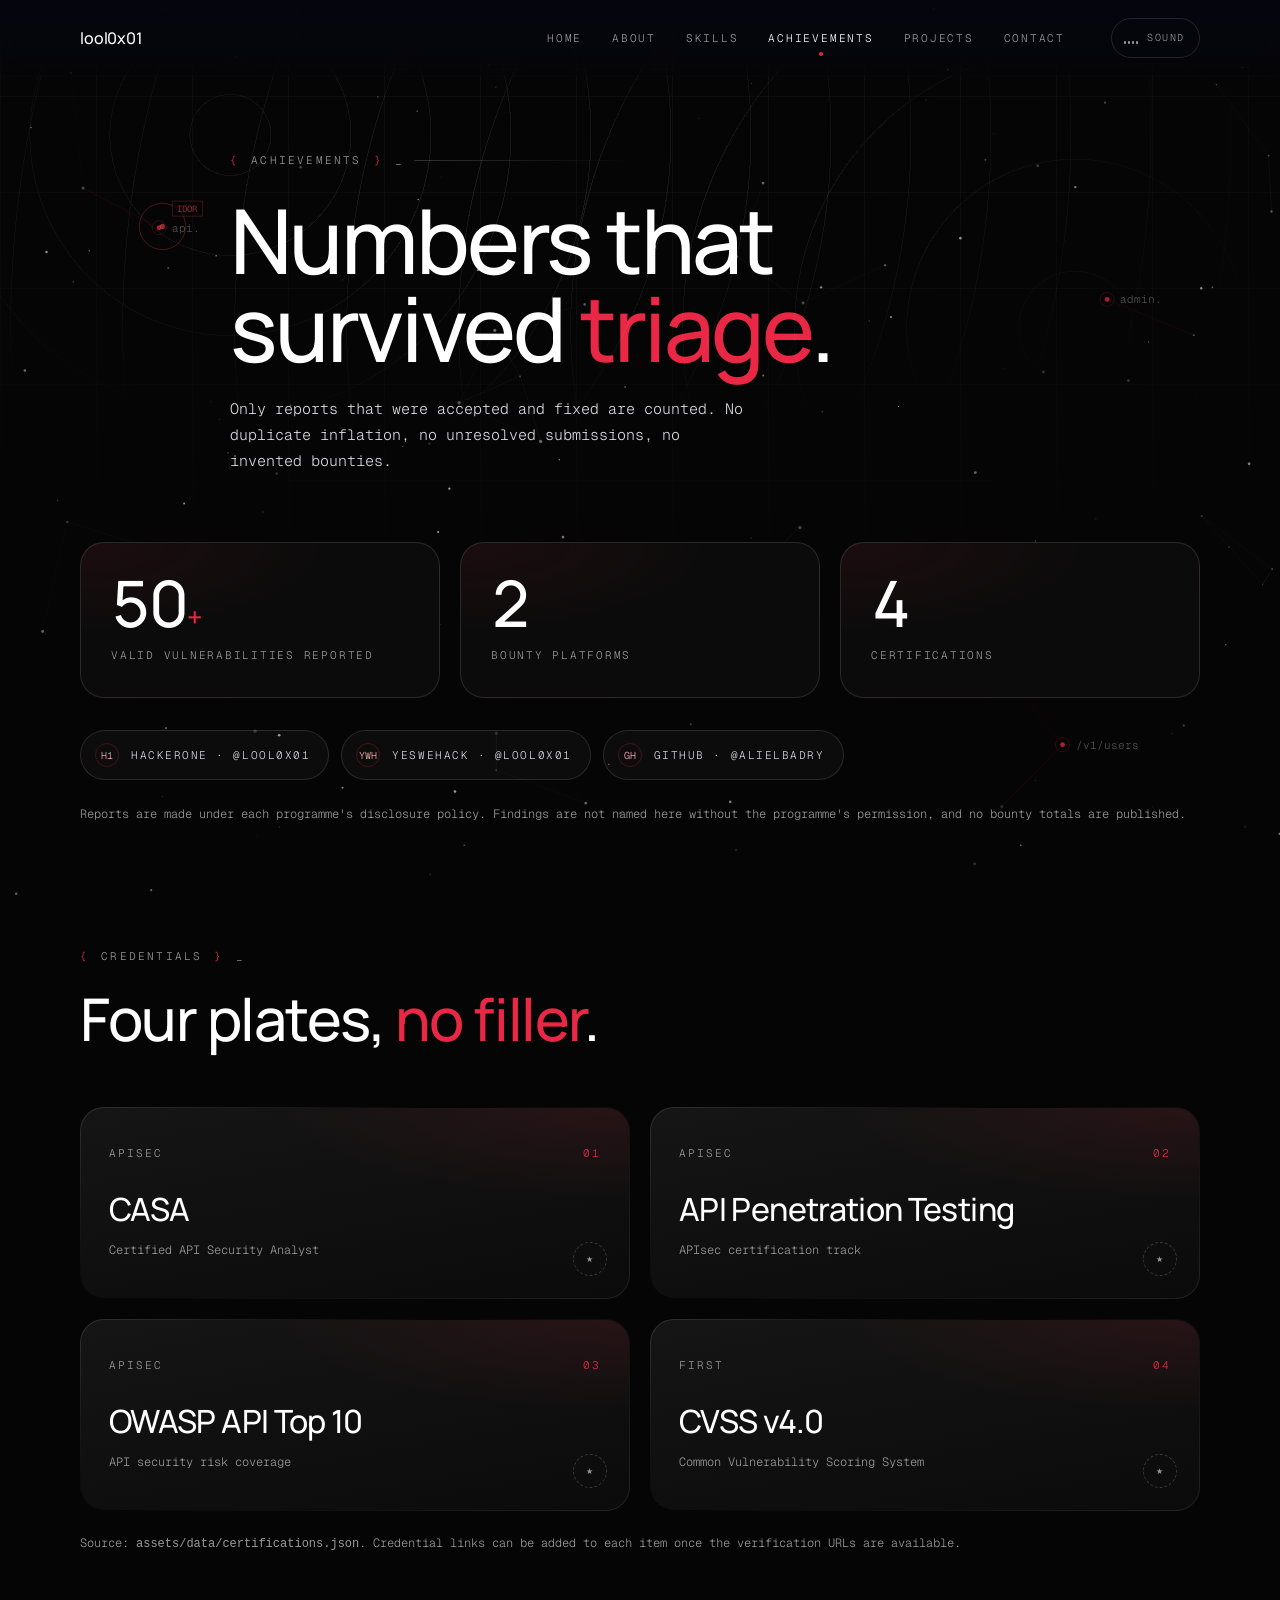
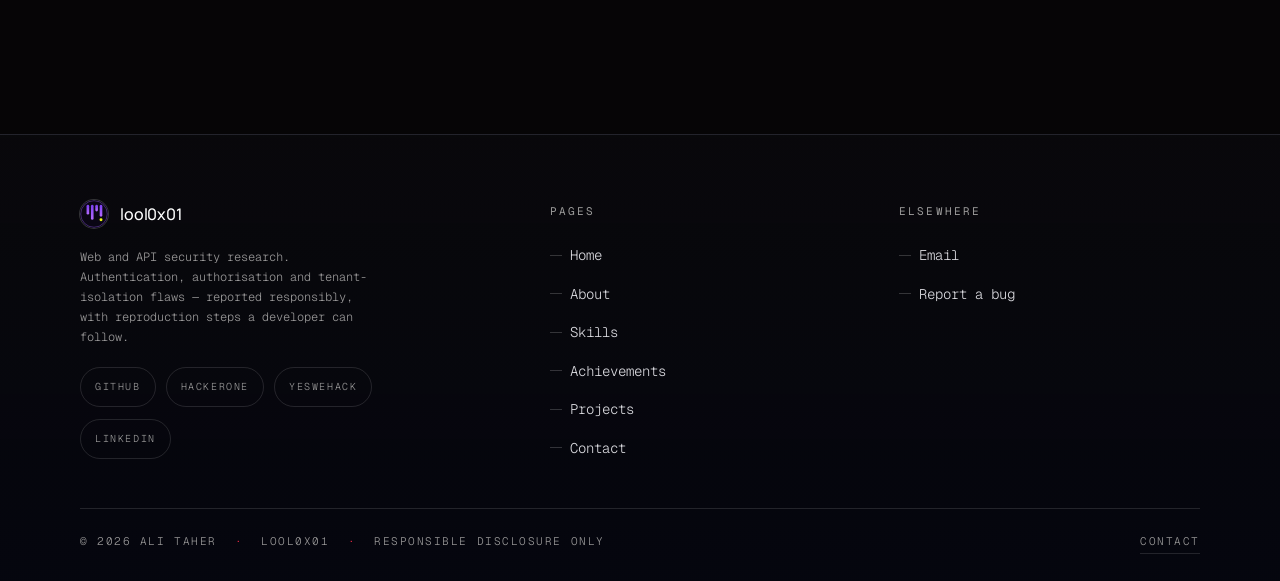
<file: achievements.html>
<!DOCTYPE html>
<html lang="en-GB">
<head>
<meta charset="utf-8">
<meta name="viewport" content="width=device-width, initial-scale=1">
<title>Achievements — Ali Taher</title>
<meta name="description" content="50+ valid vulnerabilities responsibly reported across HackerOne and YesWeHack, plus four API security certifications.">
<meta name="theme-color" content="#060506">
<meta name="color-scheme" content="dark">
<link rel="icon" href="favicon.svg" type="image/svg+xml">
<meta property="og:type" content="website">
<meta property="og:title" content="Achievements — Ali Taher">
<meta property="og:description" content="Reports, platforms and certifications.">
<link rel="preconnect" href="https://fonts.googleapis.com">
<link rel="preconnect" href="https://fonts.gstatic.com" crossorigin>
<link href="https://fonts.googleapis.com/css2?family=Geist+Mono:wght@300..500&family=Instrument+Serif:ital@0;1&family=Manrope:wght@300..600&display=swap" rel="stylesheet">
<link rel="stylesheet" href="assets/css/main.css?v=17">
<script src="assets/js/media.js?v=6"></script>
</head>
<body data-page="achievements">

<a class="skip" href="#main">Skip to content</a>
<div class="wipe" id="wipe" data-state="revealing" aria-hidden="true"><span></span><span></span></div>
<div class="progress" aria-hidden="true"><div class="progress__bar"></div></div>
<canvas class="field-canvas" id="field" aria-hidden="true"></canvas>
<div class="cursor" id="cursor" aria-hidden="true">
  <span class="cursor__dot"></span><span class="cursor__ring"></span><span class="cursor__label">View</span>
</div>

<header class="nav">
  <div class="nav__inner">
    <a class="brand" href="index.html" aria-label="Ali Taher — home">
      <span class="brand__mark" aria-hidden="true"></span>
      <span class="brand__word">lool0x01</span>
    </a>
    <nav class="nav__tabs" aria-label="Primary">
      <a class="nav__tab" href="index.html">Home</a>
      <a class="nav__tab" href="about.html">About</a>
      <a class="nav__tab" href="skills.html">Skills</a>
      <a class="nav__tab" href="achievements.html" aria-current="page">Achievements</a>
      <a class="nav__tab" href="projects.html">Projects</a>
      <a class="nav__tab" href="contact.html">Contact</a>
    </nav>
    <div class="nav__tools">
      <button class="audio" type="button" aria-pressed="false" aria-label="Toggle ambient sound">
        <span class="audio__bars" aria-hidden="true"><i></i><i></i><i></i><i></i></span>
        <span class="audio__text">Sound</span>
      </button>
    </div>
    <button class="nav__burger" type="button" aria-expanded="false" aria-controls="nav-panel" aria-label="Open menu">
      <i aria-hidden="true"></i><i aria-hidden="true"></i>
    </button>
  </div>
</header>
<div class="nav__panel" id="nav-panel">
  <a href="index.html">Home</a>
  <a href="about.html">About</a>
  <a href="skills.html">Skills</a>
  <a href="achievements.html" aria-current="page">Achievements</a>
  <a href="projects.html">Projects</a>
  <a href="contact.html">Contact</a>
</div>

<main id="main">

  <section class="masthead">
    <div class="contours" aria-hidden="true"></div>
    <div class="wrap masthead__inner">
      <p class="eyebrow">
        <span class="eyebrow__brace">{</span>
        <span>Achievements</span>
        <span class="eyebrow__brace">}</span>
        <span class="eyebrow__dash">_</span>
        <span class="eyebrow__rule"></span>
      </p>
      <h1 class="masthead__title">Numbers that survived <span class="serif">triage</span>.</h1>
      <p class="masthead__sub lede">
        Only reports that were accepted and fixed are counted. No duplicate inflation,
        no unresolved submissions, no invented bounties.
      </p>
    </div>
  </section>

  <section class="section" aria-labelledby="numbers-title">
    <div class="wrap achv-head">
      <h2 class="sr-only" id="numbers-title">By the numbers</h2>

      <div class="bigstats">
        <div class="bigstat" data-reveal>
          <span class="bigstat__num"><span data-count="50" data-dur="1800">50</span><small>+</small></span>
          <span class="bigstat__label">Valid vulnerabilities reported</span>
        </div>
        <div class="bigstat" data-reveal data-delay="90">
          <span class="bigstat__num"><span data-count="2" data-dur="900">2</span></span>
          <span class="bigstat__label">Bounty platforms</span>
        </div>
        <div class="bigstat" data-reveal data-delay="180">
          <span class="bigstat__num"><span data-count="4" data-dur="900">4</span></span>
          <span class="bigstat__label">Certifications</span>
        </div>
      </div>

      <div class="badges badges--wide" data-reveal>
        <a class="badge" href="https://hackerone.com/lool0x01" target="_blank" rel="noopener noreferrer me">
          <span class="badge__glyph" aria-hidden="true">H1</span>
          <span>HackerOne · @lool0x01</span>
        </a>
        <a class="badge" href="https://yeswehack.com/hunters/lool0x01" target="_blank" rel="noopener noreferrer me">
          <span class="badge__glyph" aria-hidden="true">YWH</span>
          <span>YesWeHack · @lool0x01</span>
        </a>
        <a class="badge" href="https://github.com/alielbadry" target="_blank" rel="noopener noreferrer me">
          <span class="badge__glyph" aria-hidden="true">GH</span>
          <span>GitHub · @alielbadry</span>
        </a>
      </div>

      <p class="small" data-reveal>
        Reports are made under each programme's disclosure policy. Findings are not named
        here without the programme's permission, and no bounty totals are published.
      </p>
    </div>
  </section>

  <section class="section" aria-labelledby="certs-title">
    <div class="wrap">
      <div class="section__head">
        <div class="section__head--stack">
          <p class="eyebrow">
            <span class="eyebrow__brace">{</span><span>Credentials</span><span class="eyebrow__brace">}</span><span class="eyebrow__dash">_</span>
          </p>
          <h2 class="h2" id="certs-title">Four plates, <span class="serif">no filler</span>.</h2>
        </div>
      </div>

      <div class="plates" id="certs-root">
        <noscript>
          <p class="lede">Certifications: CASA (APIsec), API Penetration Testing (APIsec), OWASP API Top 10 (APIsec), CVSS v4.0 (FIRST).</p>
        </noscript>
      </div>

      <p class="small" style="margin-top:22px">
        Source: <code>assets/data/certifications.json</code>. Credential links can be added to
        each item once the verification URLs are available.
      </p>
    </div>
  </section>

</main>

<footer class="footer">
  <div class="wrap">
    <div class="footer__top">
      <div class="footer__blurb">
        <div class="footer__markline">
          <span class="brand__mark" aria-hidden="true"></span>
          <span class="brand__word">lool0x01</span>
        </div>
        <p class="small">
          Web and API security research. Authentication, authorisation and tenant-isolation
          flaws — reported responsibly, with reproduction steps a developer can follow.
        </p>
        <div class="socials">
          <a class="icon-btn" href="https://github.com/alielbadry" target="_blank" rel="noopener noreferrer me">GitHub</a>
          <a class="icon-btn" href="https://hackerone.com/lool0x01" target="_blank" rel="noopener noreferrer me">HackerOne</a>
          <a class="icon-btn" href="https://yeswehack.com/hunters/lool0x01" target="_blank" rel="noopener noreferrer me">YesWeHack</a>
          <a class="icon-btn" href="https://www.linkedin.com/in/alielbadry365/" target="_blank" rel="noopener noreferrer me">LinkedIn</a>
        </div>
      </div>
      <div class="footer__col">
        <h4>Pages</h4>
        <ul>
          <li><a class="footer__link" href="index.html">Home</a></li>
          <li><a class="footer__link" href="about.html">About</a></li>
          <li><a class="footer__link" href="skills.html">Skills</a></li>
          <li><a class="footer__link" href="achievements.html">Achievements</a></li>
          <li><a class="footer__link" href="projects.html">Projects</a></li>
          <li><a class="footer__link" href="contact.html">Contact</a></li>
        </ul>
      </div>
      <div class="footer__col">
        <h4>Elsewhere</h4>
        <ul>
          <li><a class="footer__link" href="mailto:alielbadry365@gmail.com">Email</a></li>
          <li><a class="footer__link" href="contact.html">Report a bug</a></li>
        </ul>
      </div>
    </div>
    <div class="footer__stamp">
      <span>© <span id="year">2026</span> Ali Taher</span>
      <span class="dot" aria-hidden="true">·</span>
      <span>lool0x01</span>
      <span class="dot" aria-hidden="true">·</span>
      <span>Responsible disclosure only</span>
      <span class="spacer"></span>
      <a href="contact.html">Contact</a>
    </div>
  </div>
</footer>

<script src="assets/js/data.js?v=5"></script>
<script src="assets/js/particles.js?v=5"></script>
<script src="assets/js/core.js?v=13"></script>
<script src="assets/js/pages.js?v=5"></script>
</body>
</html>
</file>
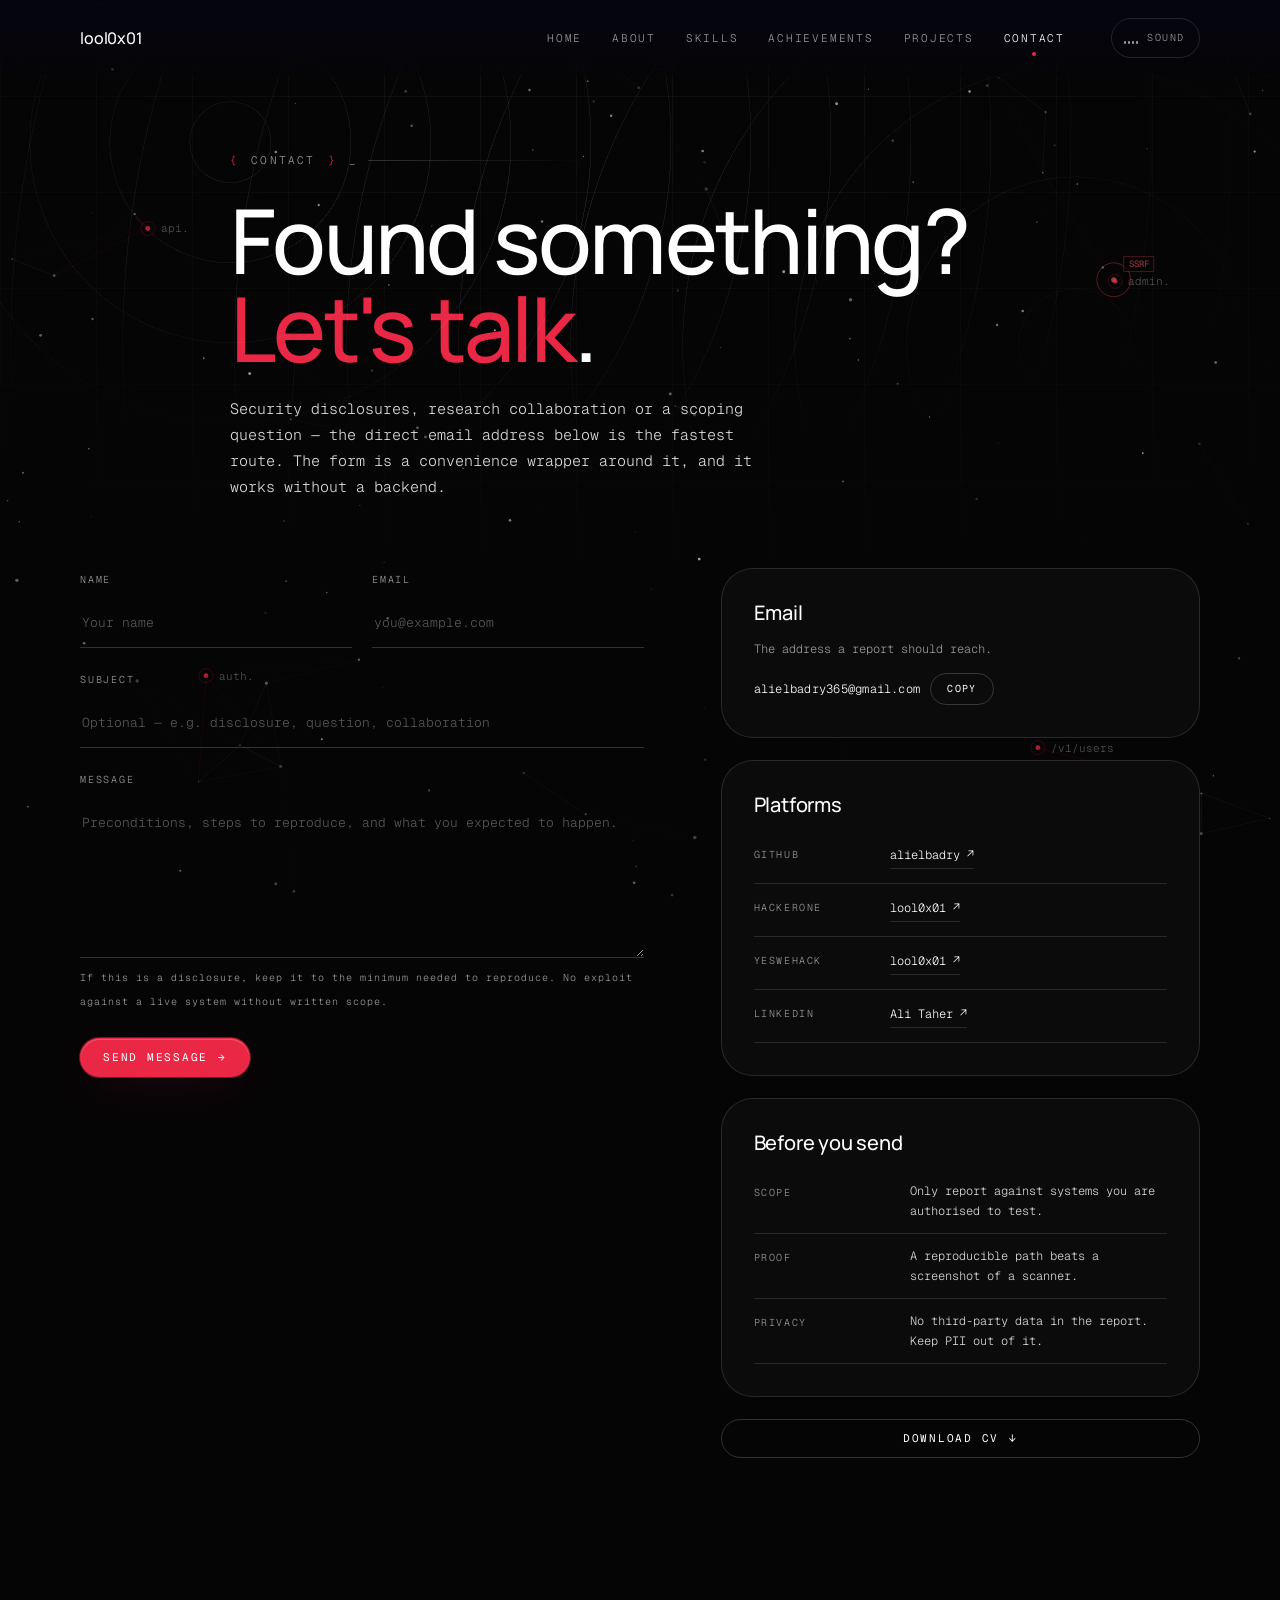
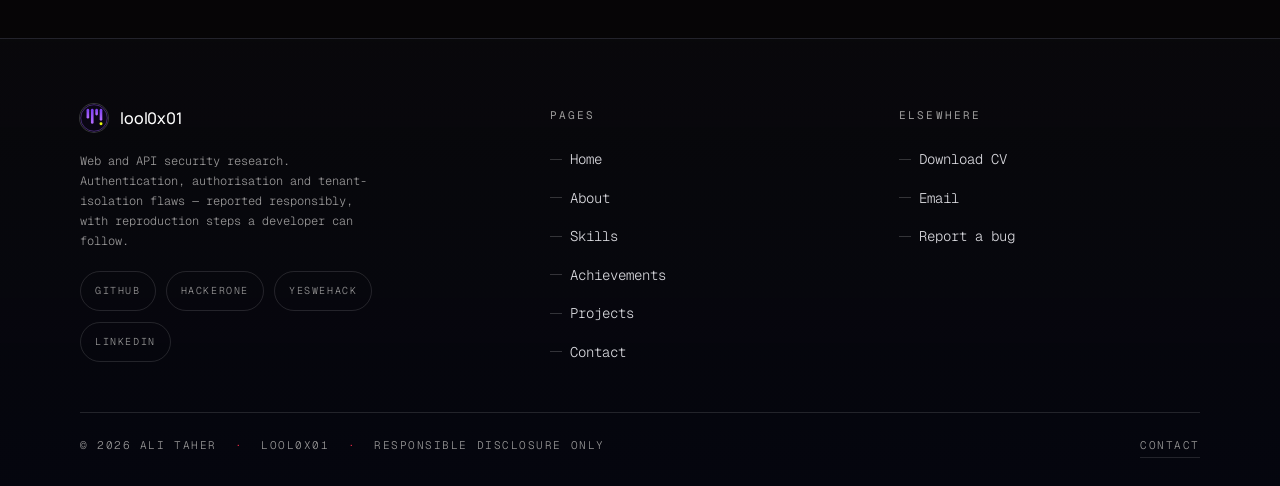
<file: contact.html>
<!DOCTYPE html>
<html lang="en-GB">
<head>
<meta charset="utf-8">
<meta name="viewport" content="width=device-width, initial-scale=1">
<title>Contact — Ali Taher</title>
<meta name="description" content="Found something? Let's talk. Responsible disclosure, security research and collaboration.">
<meta name="theme-color" content="#060506">
<meta name="color-scheme" content="dark">
<link rel="icon" href="favicon.svg" type="image/svg+xml">
<meta property="og:type" content="website">
<meta property="og:title" content="Contact — Ali Taher">
<meta property="og:description" content="Found something? Let's talk. Responsible disclosure only.">
<link rel="preconnect" href="https://fonts.googleapis.com">
<link rel="preconnect" href="https://fonts.gstatic.com" crossorigin>
<link href="https://fonts.googleapis.com/css2?family=Geist+Mono:wght@300..500&family=Instrument+Serif:ital@0;1&family=Manrope:wght@300..600&display=swap" rel="stylesheet">
<link rel="stylesheet" href="assets/css/main.css?v=17">
<script src="assets/js/media.js?v=6"></script>
</head>
<body data-page="contact">

<a class="skip" href="#main">Skip to content</a>
<div class="wipe" id="wipe" data-state="revealing" aria-hidden="true"><span></span><span></span></div>
<div class="progress" aria-hidden="true"><div class="progress__bar"></div></div>
<canvas class="field-canvas" id="field" aria-hidden="true"></canvas>
<div class="cursor" id="cursor" aria-hidden="true">
  <span class="cursor__dot"></span><span class="cursor__ring"></span><span class="cursor__label">View</span>
</div>

<header class="nav">
  <div class="nav__inner">
    <a class="brand" href="index.html" aria-label="Ali Taher — home">
      <span class="brand__mark" aria-hidden="true"></span>
      <span class="brand__word">lool0x01</span>
    </a>
    <nav class="nav__tabs" aria-label="Primary">
      <a class="nav__tab" href="index.html">Home</a>
      <a class="nav__tab" href="about.html">About</a>
      <a class="nav__tab" href="skills.html">Skills</a>
      <a class="nav__tab" href="achievements.html">Achievements</a>
      <a class="nav__tab" href="projects.html">Projects</a>
      <a class="nav__tab" href="contact.html" aria-current="page">Contact</a>
    </nav>
    <div class="nav__tools">
      <button class="audio" type="button" aria-pressed="false" aria-label="Toggle ambient sound">
        <span class="audio__bars" aria-hidden="true"><i></i><i></i><i></i><i></i></span>
        <span class="audio__text">Sound</span>
      </button>
    </div>
    <button class="nav__burger" type="button" aria-expanded="false" aria-controls="nav-panel" aria-label="Open menu">
      <i aria-hidden="true"></i><i aria-hidden="true"></i>
    </button>
  </div>
</header>
<div class="nav__panel" id="nav-panel">
  <a href="index.html">Home</a>
  <a href="about.html">About</a>
  <a href="skills.html">Skills</a>
  <a href="achievements.html">Achievements</a>
  <a href="projects.html">Projects</a>
  <a href="contact.html" aria-current="page">Contact</a>
</div>

<main id="main">

  <section class="masthead">
    <div class="contours" aria-hidden="true"></div>
    <div class="wrap masthead__inner">
      <p class="eyebrow">
        <span class="eyebrow__brace">{</span>
        <span>Contact</span>
        <span class="eyebrow__brace">}</span>
        <span class="eyebrow__dash">_</span>
        <span class="eyebrow__rule"></span>
      </p>
      <h1 class="masthead__title">Found something? <span class="serif">Let's talk</span>.</h1>
      <p class="masthead__sub lede">
        Security disclosures, research collaboration or a scoping question — the direct
        email address below is the fastest route. The form is a convenience wrapper
        around it, and it works without a backend.
      </p>
    </div>
  </section>

  <section class="section" aria-labelledby="contact-title">
    <div class="wrap contact-grid">

      <div>
        <h2 class="sr-only" id="contact-title">Send a message</h2>

        <form class="form" data-contact novalidate>
          <div class="form__row">
            <div class="field">
              <label class="field__label" for="cf-name">Name</label>
              <input id="cf-name" name="name" type="text" autocomplete="name" placeholder="Your name" required>
            </div>
            <div class="field">
              <label class="field__label" for="cf-email">Email</label>
              <input id="cf-email" name="email" type="email" autocomplete="email" placeholder="you@example.com" required>
            </div>
          </div>

          <div class="field">
            <label class="field__label" for="cf-subject">Subject</label>
            <input id="cf-subject" name="subject" type="text" placeholder="Optional — e.g. disclosure, question, collaboration">
          </div>

          <div class="field">
            <label class="field__label" for="cf-message">Message</label>
            <textarea id="cf-message" name="message" rows="6" placeholder="Preconditions, steps to reproduce, and what you expected to happen." required></textarea>
            <span class="field__hint">If this is a disclosure, keep it to the minimum needed to reproduce. No exploit against a live system without written scope.</span>
          </div>

          <div class="form__foot">
            <button class="btn btn--primary" type="submit">Send message <span class="btn__arrow" aria-hidden="true">→</span></button>
            <p class="form__status" data-contact-status role="status" aria-live="polite"></p>
          </div>

          <noscript>
            <p class="small">
              JavaScript is off, so this form will not compose an email. Write directly to
              <a class="linkrow" href="mailto:alielbadry365@gmail.com">alielbadry365@gmail.com</a>.
            </p>
          </noscript>
        </form>
      </div>

      <aside class="contact-aside">
        <div class="card">
          <h3>Email</h3>
          <p class="small">The address a report should reach.</p>
          <div class="emailrow">
            <code>alielbadry365@gmail.com</code>
            <button class="btn btn--sm" type="button" data-copy="alielbadry365@gmail.com">Copy</button>
          </div>
        </div>

        <div class="card">
          <h3>Platforms</h3>
          <ul class="factlist" style="border-top:0">
            <li><span class="k">GitHub</span><span class="v"><a class="linkrow" href="https://github.com/alielbadry" target="_blank" rel="noopener noreferrer me">alielbadry ↗</a></span></li>
            <li><span class="k">HackerOne</span><span class="v"><a class="linkrow" href="https://hackerone.com/lool0x01" target="_blank" rel="noopener noreferrer me">lool0x01 ↗</a></span></li>
            <li><span class="k">YesWeHack</span><span class="v"><a class="linkrow" href="https://yeswehack.com/hunters/lool0x01" target="_blank" rel="noopener noreferrer me">lool0x01 ↗</a></span></li>
            <li><span class="k">LinkedIn</span><span class="v"><a class="linkrow" href="https://www.linkedin.com/in/alielbadry365/" target="_blank" rel="noopener noreferrer me">Ali Taher ↗</a></span></li>
          </ul>
        </div>

        <div class="card">
          <h3>Before you send</h3>
          <dl class="dl" style="border-top:0">
            <div><dt>Scope</dt><dd>Only report against systems you are authorised to test.</dd></div>
            <div><dt>Proof</dt><dd>A reproducible path beats a screenshot of a scanner.</dd></div>
            <div><dt>Privacy</dt><dd>No third-party data in the report. Keep PII out of it.</dd></div>
          </dl>
        </div>

        <a class="btn" href="assets/Ali-Taher-CV.pdf" download>Download CV <span class="btn__arrow" aria-hidden="true">↓</span></a>
      </aside>

    </div>
  </section>

</main>

<footer class="footer">
  <div class="wrap">
    <div class="footer__top">
      <div class="footer__blurb">
        <div class="footer__markline">
          <span class="brand__mark" aria-hidden="true"></span>
          <span class="brand__word">lool0x01</span>
        </div>
        <p class="small">
          Web and API security research. Authentication, authorisation and tenant-isolation
          flaws — reported responsibly, with reproduction steps a developer can follow.
        </p>
        <div class="socials">
          <a class="icon-btn" href="https://github.com/alielbadry" target="_blank" rel="noopener noreferrer me">GitHub</a>
          <a class="icon-btn" href="https://hackerone.com/lool0x01" target="_blank" rel="noopener noreferrer me">HackerOne</a>
          <a class="icon-btn" href="https://yeswehack.com/hunters/lool0x01" target="_blank" rel="noopener noreferrer me">YesWeHack</a>
          <a class="icon-btn" href="https://www.linkedin.com/in/alielbadry365/" target="_blank" rel="noopener noreferrer me">LinkedIn</a>
        </div>
      </div>
      <div class="footer__col">
        <h4>Pages</h4>
        <ul>
          <li><a class="footer__link" href="index.html">Home</a></li>
          <li><a class="footer__link" href="about.html">About</a></li>
          <li><a class="footer__link" href="skills.html">Skills</a></li>
          <li><a class="footer__link" href="achievements.html">Achievements</a></li>
          <li><a class="footer__link" href="projects.html">Projects</a></li>
          <li><a class="footer__link" href="contact.html">Contact</a></li>
        </ul>
      </div>
      <div class="footer__col">
        <h4>Elsewhere</h4>
        <ul>
          <li><a class="footer__link" href="assets/Ali-Taher-CV.pdf" download>Download CV</a></li>
          <li><a class="footer__link" href="mailto:alielbadry365@gmail.com">Email</a></li>
          <li><a class="footer__link" href="contact.html">Report a bug</a></li>
        </ul>
      </div>
    </div>
    <div class="footer__stamp">
      <span>© <span id="year">2026</span> Ali Taher</span>
      <span class="dot" aria-hidden="true">·</span>
      <span>lool0x01</span>
      <span class="dot" aria-hidden="true">·</span>
      <span>Responsible disclosure only</span>
      <span class="spacer"></span>
      <a href="contact.html">Contact</a>
    </div>
  </div>
</footer>

<script src="assets/js/data.js?v=5"></script>
<script src="assets/js/particles.js?v=5"></script>
<script src="assets/js/core.js?v=13"></script>
<script src="assets/js/pages.js?v=5"></script>
</body>
</html>
</file>
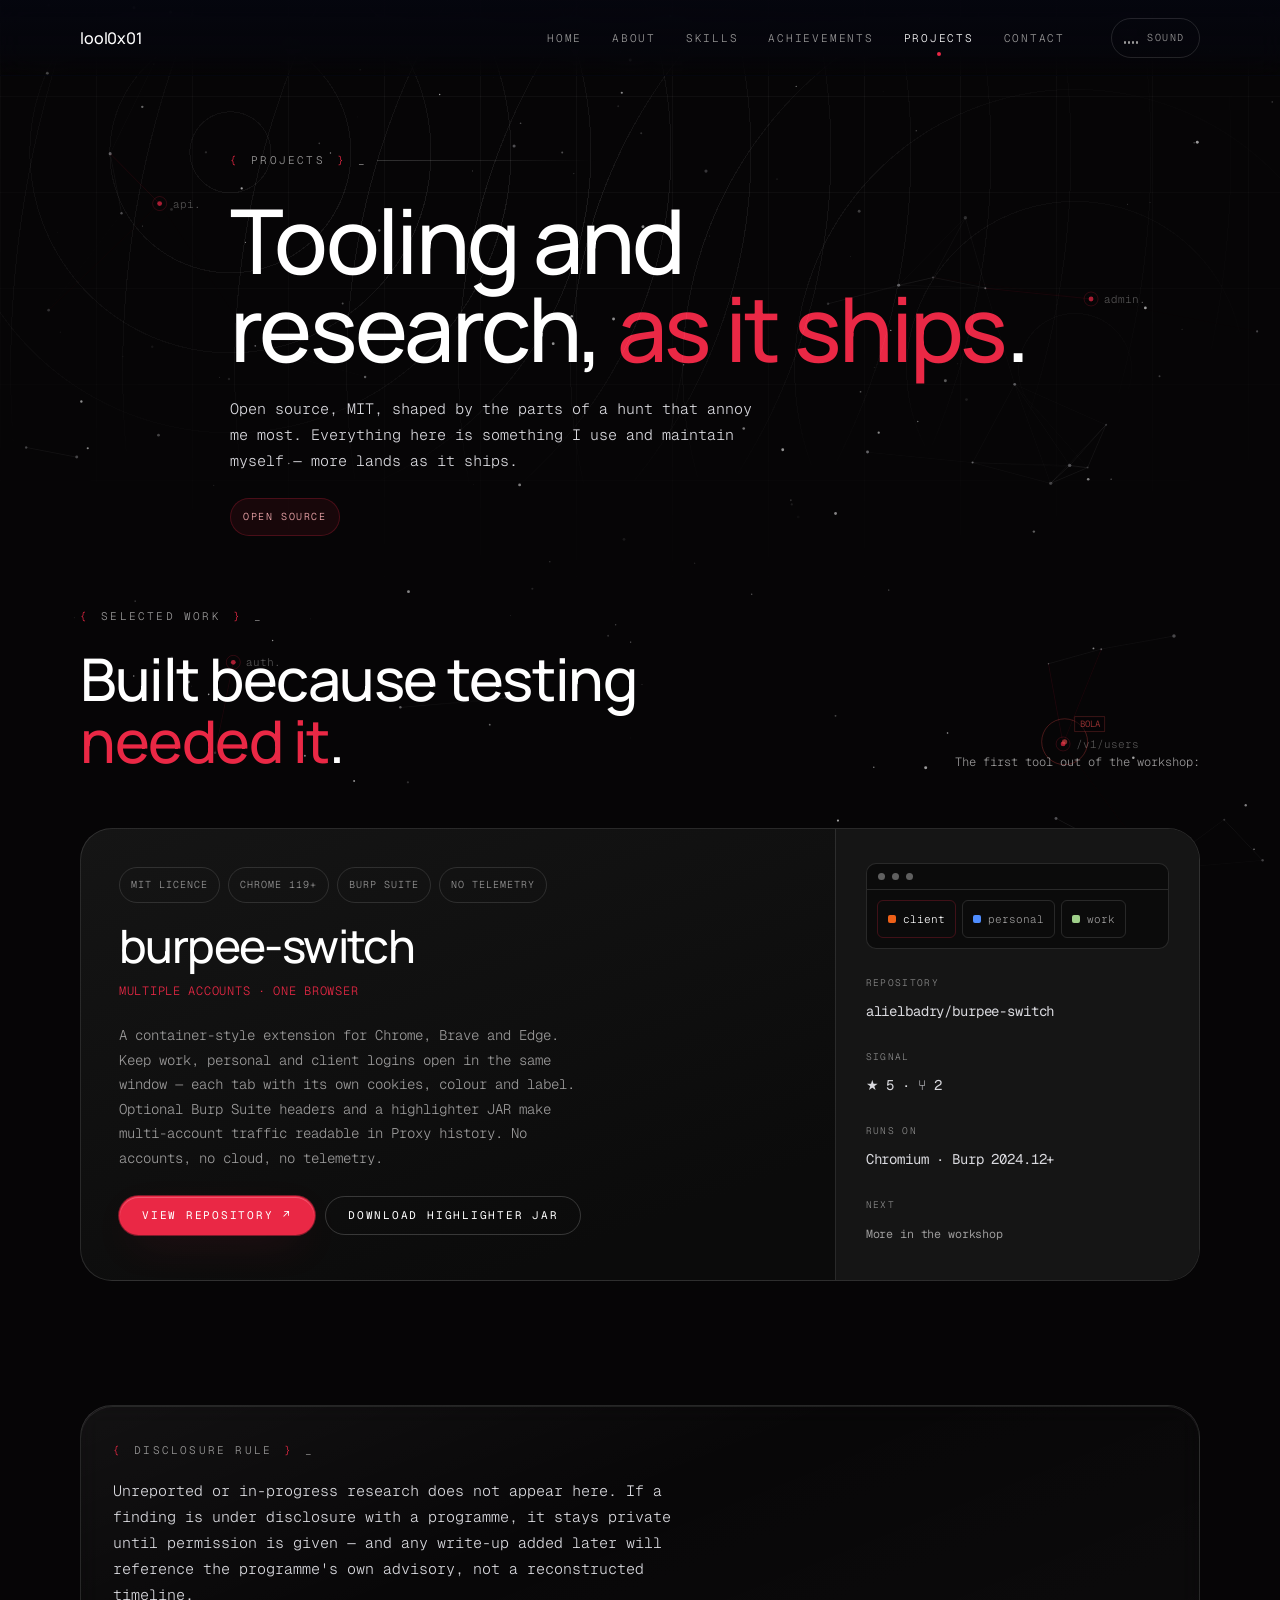
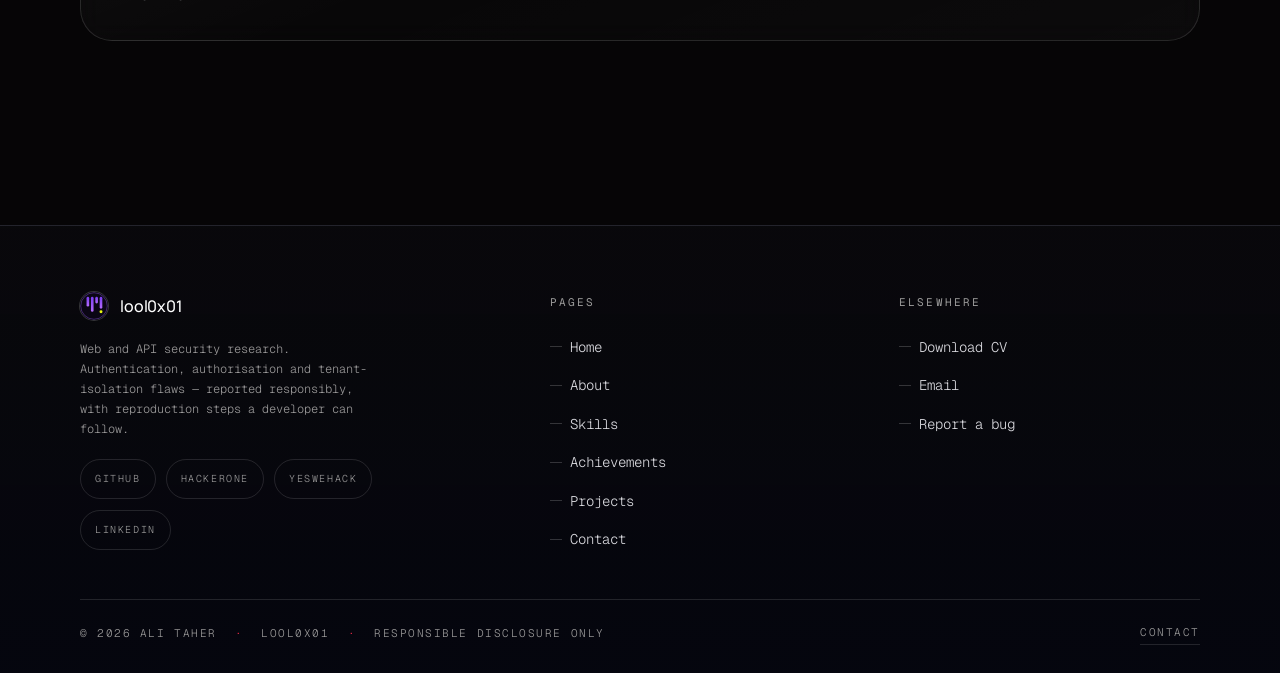
<file: projects.html>
<!DOCTYPE html>
<html lang="en-GB">
<head>
<meta charset="utf-8">
<meta name="viewport" content="width=device-width, initial-scale=1">
<title>Projects — Ali Taher</title>
<meta name="description" content="Recon tooling, Burp Suite extensions and public write-ups. Clearly marked placeholders until the work is published.">
<meta name="theme-color" content="#060506">
<meta name="color-scheme" content="dark">
<link rel="icon" href="favicon.svg" type="image/svg+xml">
<meta property="og:type" content="website">
<meta property="og:title" content="Projects — Ali Taher">
<meta property="og:description" content="Recon tooling, Burp Suite extensions and public write-ups.">
<link rel="preconnect" href="https://fonts.googleapis.com">
<link rel="preconnect" href="https://fonts.gstatic.com" crossorigin>
<link href="https://fonts.googleapis.com/css2?family=Geist+Mono:wght@300..500&family=Instrument+Serif:ital@0;1&family=Manrope:wght@300..600&display=swap" rel="stylesheet">
<link rel="stylesheet" href="assets/css/main.css?v=17">
<script src="assets/js/media.js?v=6"></script>
</head>
<body data-page="projects">

<a class="skip" href="#main">Skip to content</a>
<div class="wipe" id="wipe" data-state="revealing" aria-hidden="true"><span></span><span></span></div>
<div class="progress" aria-hidden="true"><div class="progress__bar"></div></div>
<canvas class="field-canvas" id="field" aria-hidden="true"></canvas>
<div class="cursor" id="cursor" aria-hidden="true">
  <span class="cursor__dot"></span><span class="cursor__ring"></span><span class="cursor__label">View</span>
</div>

<header class="nav">
  <div class="nav__inner">
    <a class="brand" href="index.html" aria-label="Ali Taher — home">
      <span class="brand__mark" aria-hidden="true"></span>
      <span class="brand__word">lool0x01</span>
    </a>
    <nav class="nav__tabs" aria-label="Primary">
      <a class="nav__tab" href="index.html">Home</a>
      <a class="nav__tab" href="about.html">About</a>
      <a class="nav__tab" href="skills.html">Skills</a>
      <a class="nav__tab" href="achievements.html">Achievements</a>
      <a class="nav__tab" href="projects.html" aria-current="page">Projects</a>
      <a class="nav__tab" href="contact.html">Contact</a>
    </nav>
    <div class="nav__tools">
      <button class="audio" type="button" aria-pressed="false" aria-label="Toggle ambient sound">
        <span class="audio__bars" aria-hidden="true"><i></i><i></i><i></i><i></i></span>
        <span class="audio__text">Sound</span>
      </button>
    </div>
    <button class="nav__burger" type="button" aria-expanded="false" aria-controls="nav-panel" aria-label="Open menu">
      <i aria-hidden="true"></i><i aria-hidden="true"></i>
    </button>
  </div>
</header>
<div class="nav__panel" id="nav-panel">
  <a href="index.html">Home</a>
  <a href="about.html">About</a>
  <a href="skills.html">Skills</a>
  <a href="achievements.html">Achievements</a>
  <a href="projects.html" aria-current="page">Projects</a>
  <a href="contact.html">Contact</a>
</div>

<main id="main">

  <section class="masthead">
    <div class="contours" aria-hidden="true"></div>
    <div class="wrap masthead__inner">
      <p class="eyebrow">
        <span class="eyebrow__brace">{</span>
        <span>Projects</span>
        <span class="eyebrow__brace">}</span>
        <span class="eyebrow__dash">_</span>
        <span class="eyebrow__rule"></span>
      </p>
      <h1 class="masthead__title">Tooling and research, <span class="serif">as it ships</span>.</h1>
      <p class="masthead__sub lede">
        Open source, MIT, shaped by the parts of a hunt that annoy me most. Everything here
        is something I use and maintain myself — more lands as it ships.
      </p>
      <div>
        <span class="pill pill--violet">Open source</span>
      </div>
    </div>
  </section>

  <section class="section" aria-labelledby="projects-title">
    <div class="wrap">
      <div class="section__head">
        <div class="section__head--stack">
          <p class="eyebrow">
            <span class="eyebrow__brace">{</span><span>Selected work</span><span class="eyebrow__brace">}</span><span class="eyebrow__dash">_</span>
          </p>
          <h2 class="h2" id="projects-title">Built because testing <span class="serif">needed it</span>.</h2>
        </div>
        <p class="small">
          The first tool out of the workshop:
        </p>
      </div>

      <article class="tool" data-reveal>
        <div class="tool__main">
          <div class="tool__tags">
            <span>MIT licence</span><span>Chrome 119+</span><span>Burp Suite</span><span>No telemetry</span>
          </div>
          <h3 class="tool__name">burpee-switch</h3>
          <p class="tool__sub">Multiple accounts · one browser</p>
          <p class="tool__desc">
            A container-style extension for Chrome, Brave and Edge. Keep work, personal and
            client logins open in the same window — each tab with its own cookies, colour
            and label. Optional Burp Suite headers and a highlighter JAR make multi-account
            traffic readable in Proxy history. No accounts, no cloud, no telemetry.
          </p>
          <div class="tool__acts">
            <a class="btn btn--primary" href="https://github.com/alielbadry/burpee-switch" target="_blank" rel="noopener noreferrer me">
              View repository <span class="btn__arrow" aria-hidden="true">↗</span>
            </a>
            <a class="btn" href="https://github.com/alielbadry/burpee-switch/releases/latest/download/containers-burp-highlighter.jar" target="_blank" rel="noopener noreferrer me">
              Download highlighter JAR
            </a>
          </div>
        </div>

        <div class="tool__side">
          <div class="tool__browser" aria-hidden="true">
            <div class="tool__browserbar"><i></i><i></i><i></i></div>
            <div class="tool__tabs">
              <span class="ctab" data-active="1"><i style="background:#ee6018"></i>client</span>
              <span class="ctab"><i style="background:#4f8dff"></i>personal</span>
              <span class="ctab"><i style="background:#9fd08a"></i>work</span>
            </div>
          </div>
          <div class="tool__meta"><span>Repository</span><b>alielbadry/burpee-switch</b></div>
          <div class="tool__meta"><span>Signal</span><b>★ 5 · ⑂ 2</b></div>
          <div class="tool__meta"><span>Runs on</span><b>Chromium · Burp 2024.12+</b></div>
          <div class="tool__meta"><span>Next</span><b><small>More in the workshop</small></b></div>
        </div>
      </article>
    </div>
  </section>

  <section class="section--tight">
    <div class="wrap">
      <div class="glass" data-reveal>
        <p class="eyebrow" style="margin-bottom:16px">
          <span class="eyebrow__brace">{</span><span>Disclosure rule</span><span class="eyebrow__brace">}</span><span class="eyebrow__dash">_</span>
        </p>
        <p class="lede">
          Unreported or in-progress research does not appear here. If a finding is under
          disclosure with a programme, it stays private until permission is given — and
          any write-up added later will reference the programme's own advisory, not a
          reconstructed timeline.
        </p>
      </div>
    </div>
  </section>

</main>

<footer class="footer">
  <div class="wrap">
    <div class="footer__top">
      <div class="footer__blurb">
        <div class="footer__markline">
          <span class="brand__mark" aria-hidden="true"></span>
          <span class="brand__word">lool0x01</span>
        </div>
        <p class="small">
          Web and API security research. Authentication, authorisation and tenant-isolation
          flaws — reported responsibly, with reproduction steps a developer can follow.
        </p>
        <div class="socials">
          <a class="icon-btn" href="https://github.com/alielbadry" target="_blank" rel="noopener noreferrer me">GitHub</a>
          <a class="icon-btn" href="https://hackerone.com/lool0x01" target="_blank" rel="noopener noreferrer me">HackerOne</a>
          <a class="icon-btn" href="https://yeswehack.com/hunters/lool0x01" target="_blank" rel="noopener noreferrer me">YesWeHack</a>
          <a class="icon-btn" href="https://www.linkedin.com/in/alielbadry365/" target="_blank" rel="noopener noreferrer me">LinkedIn</a>
        </div>
      </div>
      <div class="footer__col">
        <h4>Pages</h4>
        <ul>
          <li><a class="footer__link" href="index.html">Home</a></li>
          <li><a class="footer__link" href="about.html">About</a></li>
          <li><a class="footer__link" href="skills.html">Skills</a></li>
          <li><a class="footer__link" href="achievements.html">Achievements</a></li>
          <li><a class="footer__link" href="projects.html">Projects</a></li>
          <li><a class="footer__link" href="contact.html">Contact</a></li>
        </ul>
      </div>
      <div class="footer__col">
        <h4>Elsewhere</h4>
        <ul>
          <li><a class="footer__link" href="assets/Ali-Taher-CV.pdf" download>Download CV</a></li>
          <li><a class="footer__link" href="mailto:alielbadry365@gmail.com">Email</a></li>
          <li><a class="footer__link" href="contact.html">Report a bug</a></li>
        </ul>
      </div>
    </div>
    <div class="footer__stamp">
      <span>© <span id="year">2026</span> Ali Taher</span>
      <span class="dot" aria-hidden="true">·</span>
      <span>lool0x01</span>
      <span class="dot" aria-hidden="true">·</span>
      <span>Responsible disclosure only</span>
      <span class="spacer"></span>
      <a href="contact.html">Contact</a>
    </div>
  </div>
</footer>

<script src="assets/js/data.js?v=5"></script>
<script src="assets/js/particles.js?v=5"></script>
<script src="assets/js/core.js?v=13"></script>
<script src="assets/js/pages.js?v=5"></script>
</body>
</html>
</file>
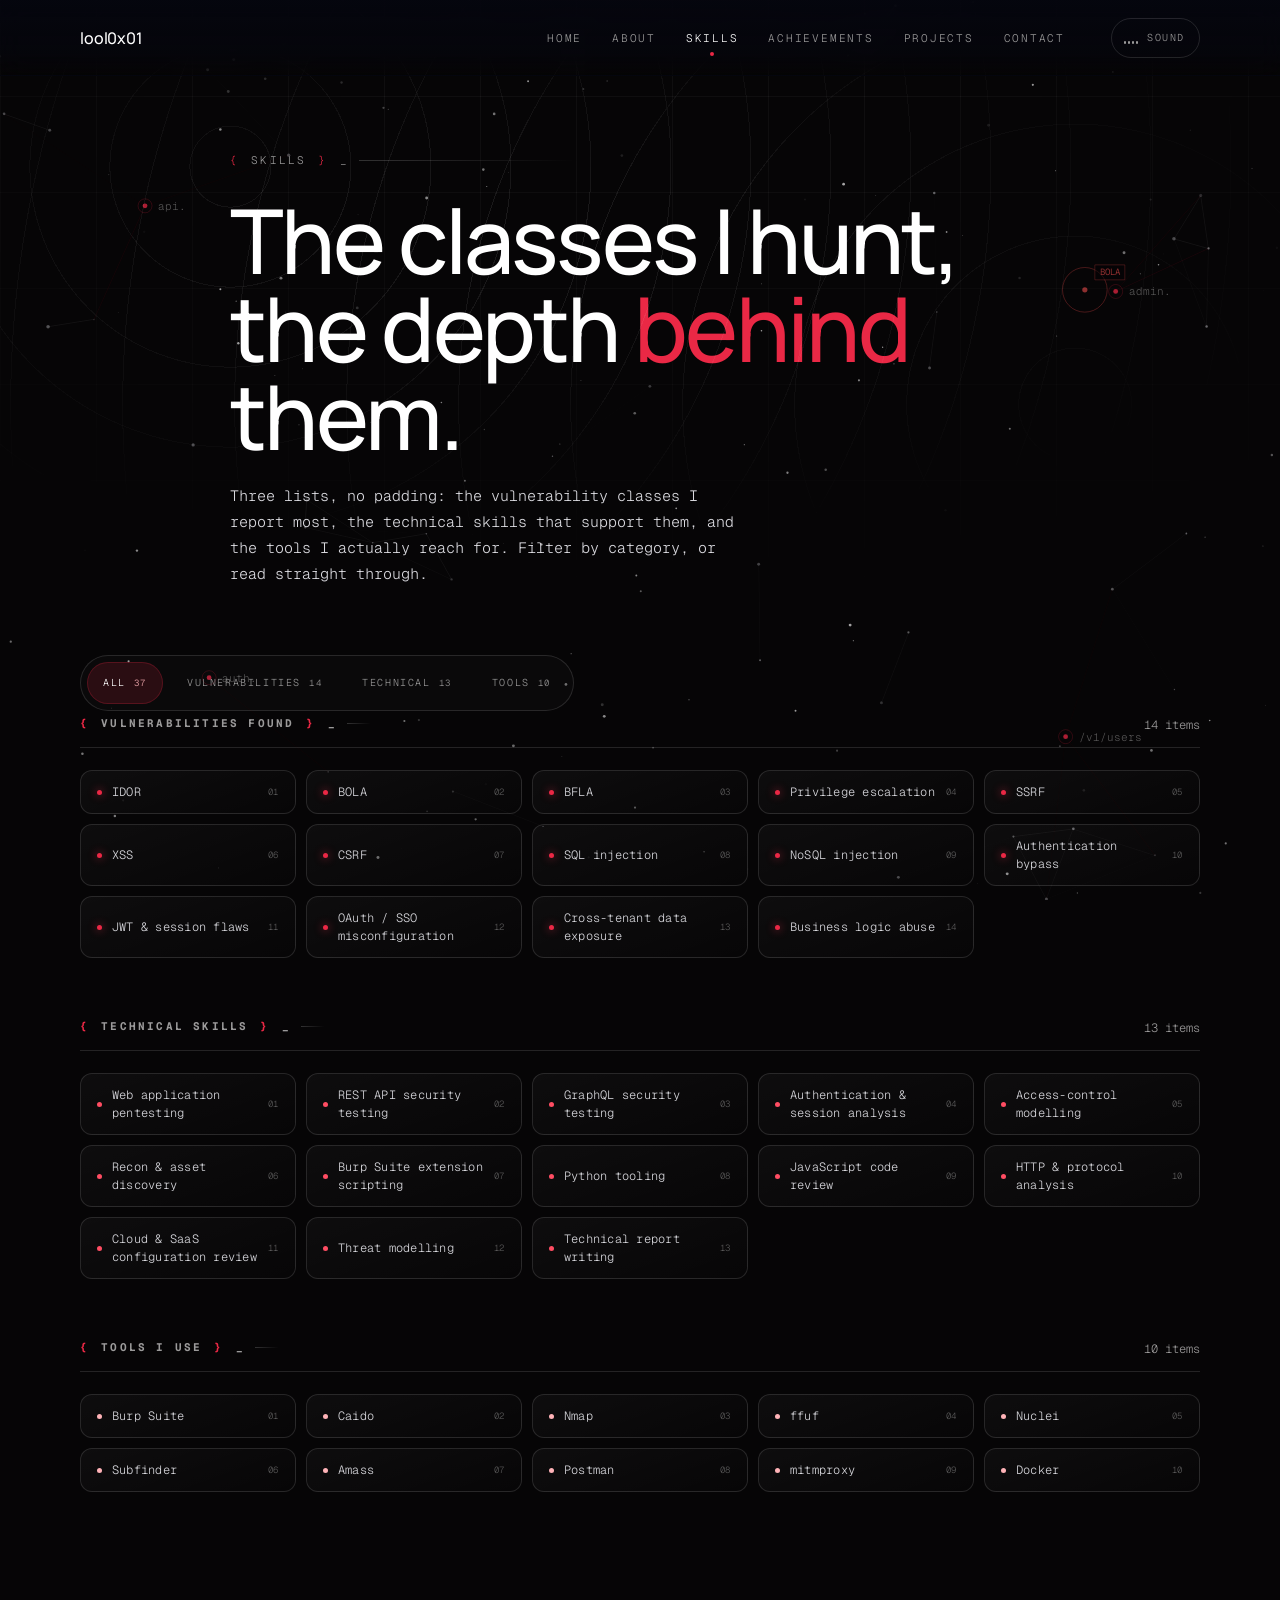
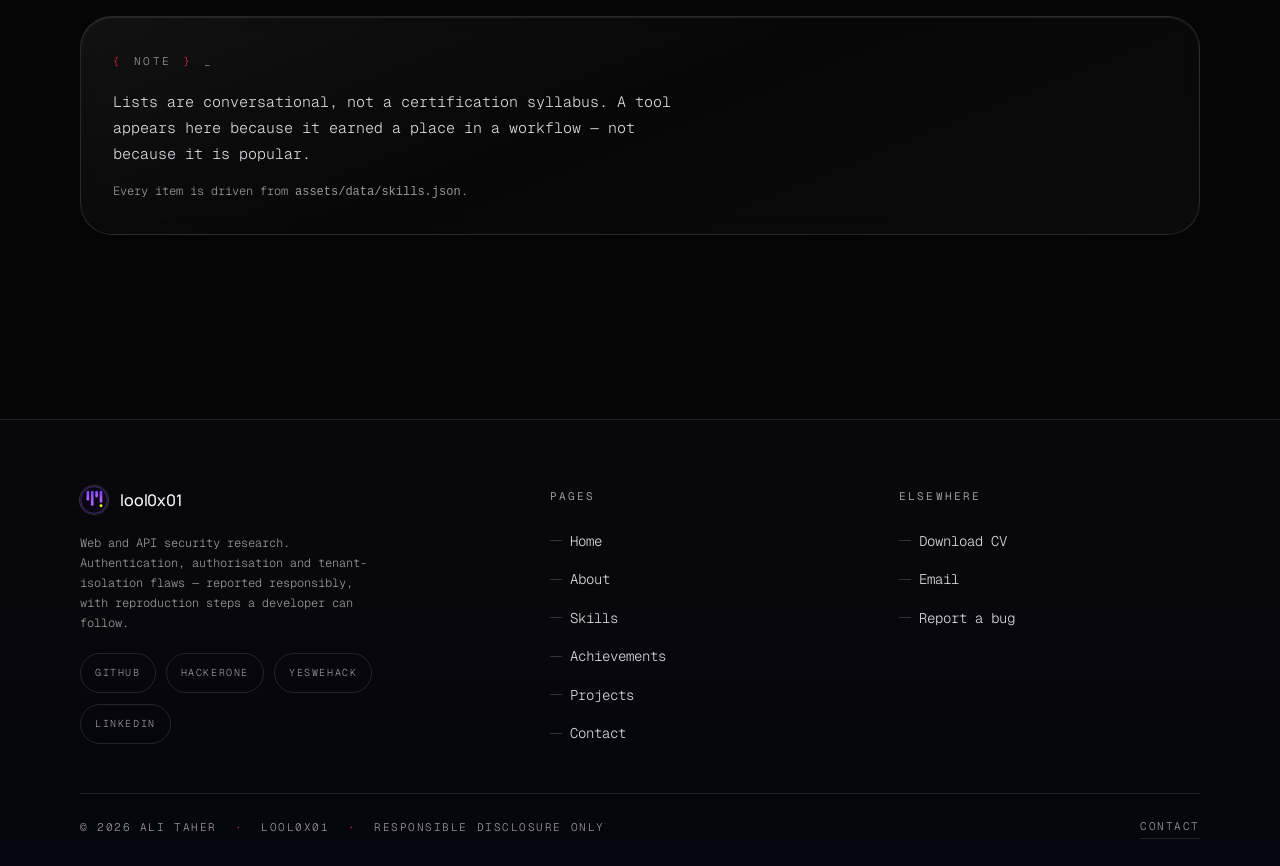
<file: skills.html>
<!DOCTYPE html>
<html lang="en-GB">
<head>
<meta charset="utf-8">
<meta name="viewport" content="width=device-width, initial-scale=1">
<title>Skills — Ali Taher</title>
<meta name="description" content="Vulnerability classes, technical skills and tooling: IDOR, BOLA, BFLA, SSRF, authentication and tenant-isolation testing.">
<meta name="theme-color" content="#060506">
<meta name="color-scheme" content="dark">
<link rel="icon" href="favicon.svg" type="image/svg+xml">
<meta property="og:type" content="website">
<meta property="og:title" content="Skills — Ali Taher">
<meta property="og:description" content="Vulnerability classes, technical skills and tooling.">
<link rel="preconnect" href="https://fonts.googleapis.com">
<link rel="preconnect" href="https://fonts.gstatic.com" crossorigin>
<link href="https://fonts.googleapis.com/css2?family=Geist+Mono:wght@300..500&family=Instrument+Serif:ital@0;1&family=Manrope:wght@300..600&display=swap" rel="stylesheet">
<link rel="stylesheet" href="assets/css/main.css?v=17">
<script src="assets/js/media.js?v=6"></script>
</head>
<body data-page="skills">

<a class="skip" href="#main">Skip to content</a>
<div class="wipe" id="wipe" data-state="revealing" aria-hidden="true"><span></span><span></span></div>
<div class="progress" aria-hidden="true"><div class="progress__bar"></div></div>
<canvas class="field-canvas" id="field" aria-hidden="true"></canvas>
<div class="cursor" id="cursor" aria-hidden="true">
  <span class="cursor__dot"></span><span class="cursor__ring"></span><span class="cursor__label">View</span>
</div>

<header class="nav">
  <div class="nav__inner">
    <a class="brand" href="index.html" aria-label="Ali Taher — home">
      <span class="brand__mark" aria-hidden="true"></span>
      <span class="brand__word">lool0x01</span>
    </a>
    <nav class="nav__tabs" aria-label="Primary">
      <a class="nav__tab" href="index.html">Home</a>
      <a class="nav__tab" href="about.html">About</a>
      <a class="nav__tab" href="skills.html" aria-current="page">Skills</a>
      <a class="nav__tab" href="achievements.html">Achievements</a>
      <a class="nav__tab" href="projects.html">Projects</a>
      <a class="nav__tab" href="contact.html">Contact</a>
    </nav>
    <div class="nav__tools">
      <button class="audio" type="button" aria-pressed="false" aria-label="Toggle ambient sound">
        <span class="audio__bars" aria-hidden="true"><i></i><i></i><i></i><i></i></span>
        <span class="audio__text">Sound</span>
      </button>
    </div>
    <button class="nav__burger" type="button" aria-expanded="false" aria-controls="nav-panel" aria-label="Open menu">
      <i aria-hidden="true"></i><i aria-hidden="true"></i>
    </button>
  </div>
</header>
<div class="nav__panel" id="nav-panel">
  <a href="index.html">Home</a>
  <a href="about.html">About</a>
  <a href="skills.html" aria-current="page">Skills</a>
  <a href="achievements.html">Achievements</a>
  <a href="projects.html">Projects</a>
  <a href="contact.html">Contact</a>
</div>

<main id="main">

  <section class="masthead">
    <div class="contours" aria-hidden="true"></div>
    <div class="wrap masthead__inner">
      <p class="eyebrow">
        <span class="eyebrow__brace">{</span>
        <span>Skills</span>
        <span class="eyebrow__brace">}</span>
        <span class="eyebrow__dash">_</span>
        <span class="eyebrow__rule"></span>
      </p>
      <h1 class="masthead__title">The classes I hunt, the depth <span class="serif">behind</span> them.</h1>
      <p class="masthead__sub lede">
        Three lists, no padding: the vulnerability classes I report most, the technical
        skills that support them, and the tools I actually reach for. Filter by category,
        or read straight through.
      </p>
    </div>
  </section>

  <section class="section" aria-labelledby="skills-title">
    <div class="wrap">
      <h2 class="sr-only" id="skills-title">Skills by category</h2>
      <div id="skills-root">
        <noscript>
          <p class="lede" style="margin-bottom:24px">
            The interactive filter needs JavaScript. The full lists are in
            <code>assets/data/skills.json</code> and reproduced below in the page source order.
          </p>
        </noscript>
      </div>
    </div>
  </section>

  <section class="section--tight">
    <div class="wrap">
      <div class="glass" data-reveal>
        <p class="eyebrow" style="margin-bottom:16px">
          <span class="eyebrow__brace">{</span><span>Note</span><span class="eyebrow__brace">}</span><span class="eyebrow__dash">_</span>
        </p>
        <p class="lede">
          Lists are conversational, not a certification syllabus. A tool appears here
          because it earned a place in a workflow — not because it is popular.
        </p>
        <p class="small" style="margin-top:14px">
          Every item is driven from <code>assets/data/skills.json</code>.
        </p>
      </div>
    </div>
  </section>

</main>

<footer class="footer">
  <div class="wrap">
    <div class="footer__top">
      <div class="footer__blurb">
        <div class="footer__markline">
          <span class="brand__mark" aria-hidden="true"></span>
          <span class="brand__word">lool0x01</span>
        </div>
        <p class="small">
          Web and API security research. Authentication, authorisation and tenant-isolation
          flaws — reported responsibly, with reproduction steps a developer can follow.
        </p>
        <div class="socials">
          <a class="icon-btn" href="https://github.com/alielbadry" target="_blank" rel="noopener noreferrer me">GitHub</a>
          <a class="icon-btn" href="https://hackerone.com/lool0x01" target="_blank" rel="noopener noreferrer me">HackerOne</a>
          <a class="icon-btn" href="https://yeswehack.com/hunters/lool0x01" target="_blank" rel="noopener noreferrer me">YesWeHack</a>
          <a class="icon-btn" href="https://www.linkedin.com/in/alielbadry365/" target="_blank" rel="noopener noreferrer me">LinkedIn</a>
        </div>
      </div>
      <div class="footer__col">
        <h4>Pages</h4>
        <ul>
          <li><a class="footer__link" href="index.html">Home</a></li>
          <li><a class="footer__link" href="about.html">About</a></li>
          <li><a class="footer__link" href="skills.html">Skills</a></li>
          <li><a class="footer__link" href="achievements.html">Achievements</a></li>
          <li><a class="footer__link" href="projects.html">Projects</a></li>
          <li><a class="footer__link" href="contact.html">Contact</a></li>
        </ul>
      </div>
      <div class="footer__col">
        <h4>Elsewhere</h4>
        <ul>
          <li><a class="footer__link" href="assets/Ali-Taher-CV.pdf" download>Download CV</a></li>
          <li><a class="footer__link" href="mailto:alielbadry365@gmail.com">Email</a></li>
          <li><a class="footer__link" href="contact.html">Report a bug</a></li>
        </ul>
      </div>
    </div>
    <div class="footer__stamp">
      <span>© <span id="year">2026</span> Ali Taher</span>
      <span class="dot" aria-hidden="true">·</span>
      <span>lool0x01</span>
      <span class="dot" aria-hidden="true">·</span>
      <span>Responsible disclosure only</span>
      <span class="spacer"></span>
      <a href="contact.html">Contact</a>
    </div>
  </div>
</footer>

<script src="assets/js/data.js?v=5"></script>
<script src="assets/js/particles.js?v=5"></script>
<script src="assets/js/core.js?v=13"></script>
<script src="assets/js/pages.js?v=5"></script>
</body>
</html>
</file>
<file: assets/css/main.css>
/* ============================================================================
   main.css — "midnight security lab"
   ----------------------------------------------------------------------------
   01 tokens            06 buttons          11 portrait HUD
   02 reset / base      07 cards / glass    12 gate + boot
   03 typography        08 section rhythm   13 stats / marquee
   04 chrome: nav       09 hero             14 terminal
   05 footer            10 annotations      15 chips / filter / plates / form
                                             16 cursor / wipe / misc
                                             17 responsive / reduced motion
   ========================================================================== */

/* == 01 tokens ============================================================ */
:root {
  /* canvas — neutral black, so the red signal reads clean */
  --bg: #060506;
  --grid: rgba(255, 255, 255, 0.04);
  --grid-size: 96px;

  /* surfaces */
  --panel: #0b0b0b;
  --panel-2: #151515;
  --panel-3: #1c1c1c;

  /* hairlines */
  --hair: rgba(255, 255, 255, 0.12);
  --hair-strong: rgba(255, 255, 255, 0.18);

  /* text ramp — white */
  --t1: #ffffff;
  --t2: #d9d9de;
  --t3: #9b9a9a;
  --t4: #ffffff;

  /* signal — white + red (token names kept for compatibility) */
  --violet: #ea2845;
  --violet-2: #ff4d63;
  --lav: #ffb3b8;
  --lime: #ff5252;

  /* tints derived from the accent only */
  --violet-08: rgba(234, 40, 69, 0.08);
  --violet-14: rgba(234, 40, 69, 0.14);
  --violet-24: rgba(234, 40, 69, 0.24);
  --violet-40: rgba(234, 40, 69, 0.4);
  --violet-70: rgba(234, 40, 69, 0.7);

  /* geometry */
  --r-6: 6px;
  --r-12: 12px;
  --r-24: 24px;
  --r-32: 32px;
  --r-pill: 999px;

  --u: 4px;
  --gap-section: 120px;
  --wrap: 1200px;
  --nav-h: 76px;

  /* type */
  --ff-display: "Manrope", "Inter", system-ui, sans-serif;
  --ff-serif: "Instrument Serif", Georgia, "Times New Roman", serif;
  --ff-mono: "Geist Mono", "JetBrains Mono", ui-monospace, "SFMono-Regular", Menlo, monospace;

  --fs-display: clamp(44px, 8.4vw, 128px);
  --fs-h2: clamp(34px, 4.6vw, 64px);
  --fs-h3: clamp(22px, 2.4vw, 30px);
  --fs-serif: clamp(32px, 4.2vw, 56px);
  --fs-body: 14px;
  --lh-body: 24px;
  --fs-eyebrow: 11px;
  --fs-micro: 11px;

  /* motion */
  --ease-wipe: cubic-bezier(0.65, 0.05, 0, 1);
  --ease-out: cubic-bezier(0.16, 1, 0.3, 1);
  --dur-wipe: 0.75s;

  /* media, injected by assets/js/media.js. Fallbacks keep layout intact. */
  --portrait-img: none;
  --mark-img: none;
}

/* == 02 reset / base ====================================================== */
*,
*::before,
*::after { box-sizing: border-box; }

* { margin: 0; }

html {
  -webkit-text-size-adjust: 100%;
  scroll-behavior: smooth;
}

html.is-locked { overflow: hidden; }

body {
  min-height: 100vh;
  background-color: var(--bg);
  color: var(--t2);
  font-family: var(--ff-mono);
  font-weight: 300;
  font-size: var(--fs-body);
  line-height: var(--lh-body);
  font-variant-ligatures: none;
  -webkit-font-smoothing: antialiased;
  -moz-osx-font-smoothing: grayscale;
  overflow-x: hidden;
}

/* blueprint grid + a soft violet bloom, both purely decorative */
body::before {
  content: "";
  position: fixed;
  inset: 0;
  z-index: 0;
  pointer-events: none;
  background-image:
    linear-gradient(to right, var(--grid) 1px, transparent 1px),
    linear-gradient(to bottom, var(--grid) 1px, transparent 1px);
  background-size: var(--grid-size) var(--grid-size);
  mask-image: radial-gradient(120% 90% at 50% 0%, #000 20%, transparent 78%);
  -webkit-mask-image: radial-gradient(120% 90% at 50% 0%, #000 20%, transparent 78%);
}

body::after {
  content: "";
  position: fixed;
  inset: -20% -10% auto -10%;
  height: 70vh;
  z-index: 0;
  pointer-events: none;
  background: radial-gradient(50% 50% at 50% 0%, var(--violet-08), transparent 70%);
}

img, svg, canvas { display: block; max-width: 100%; }

a { color: inherit; text-decoration: none; }

button, input, textarea, select {
  font: inherit;
  color: inherit;
  background: none;
  border: 0;
}

button { cursor: pointer; }

ul, ol { list-style: none; padding: 0; }

:focus-visible {
  outline: 2px solid var(--violet);
  outline-offset: 3px;
  border-radius: var(--r-6);
}

::selection { background: var(--violet); color: #fff; }

.skip {
  position: fixed;
  top: 12px;
  left: 12px;
  z-index: 200;
  padding: 12px 20px;
  background: var(--panel-2);
  border: 1px solid var(--violet);
  border-radius: var(--r-pill);
  color: var(--t4);
  font-size: var(--fs-eyebrow);
  letter-spacing: 0.14em;
  text-transform: uppercase;
  transform: translateY(-160%);
  transition: transform 0.24s var(--ease-out);
}
.skip:focus-visible { transform: translateY(0); }

.sr-only {
  position: absolute;
  width: 1px; height: 1px;
  padding: 0; margin: -1px;
  overflow: hidden;
  clip-path: inset(50%);
  white-space: nowrap;
}

/* == 03 typography ======================================================== */
.wrap {
  width: 100%;
  max-width: var(--wrap);
  margin-inline: auto;
  padding-inline: clamp(20px, 4vw, 40px);
}

.display {
  font-family: var(--ff-display);
  font-weight: 500;
  font-size: var(--fs-display);
  line-height: 0.95;
  letter-spacing: -0.03em;
  color: var(--t4);
  text-wrap: balance;
}

.h2 {
  font-family: var(--ff-display);
  font-weight: 500;
  font-size: var(--fs-h2);
  line-height: 1.06;
  letter-spacing: -0.025em;
  color: var(--t1);
}

.h3 {
  font-family: var(--ff-display);
  font-weight: 500;
  font-size: var(--fs-h3);
  line-height: 1.15;
  letter-spacing: -0.015em;
  color: var(--t1);
}

/* the only italic in the system, and the only lavender */
.serif {
  font-family: var(--ff-serif);
  font-style: italic;
  font-weight: 400;
  font-size: var(--fs-serif);
  line-height: 1;
  letter-spacing: 0.005em;
  color: var(--lav);
}

.lede {
  font-size: 15px;
  line-height: 26px;
  color: var(--t2);
  max-width: 62ch;
}

.muted { color: var(--t3); }
.small { font-size: 12px; line-height: 20px; color: var(--t3); }

.eyebrow {
  display: flex;
  align-items: center;
  gap: 12px;
  font-size: var(--fs-eyebrow);
  letter-spacing: 0.2em;
  text-transform: uppercase;
  color: var(--t3);
  white-space: nowrap;
}

.eyebrow__brace { color: var(--violet); }
.eyebrow__dash { letter-spacing: 0; }
.eyebrow__rule {
  flex: 1 1 auto;
  height: 1px;
  min-width: 24px;
  max-width: 220px;
  background: linear-gradient(to right, var(--hair-strong), transparent);
  transform-origin: left center;
}
.eyebrow__rule--l {
  background: linear-gradient(to left, var(--hair-strong), transparent);
  transform-origin: right center;
}

/* line-mask reveal target */
.line { display: block; overflow: hidden; padding-block: 0.04em; }
.line > span { display: block; will-change: transform; }

/* == 04 chrome: nav ====================================================== */
.nav {
  position: fixed;
  inset: 0 0 auto 0;
  z-index: 90;
  height: var(--nav-h);
  display: flex;
  align-items: center;
  background: linear-gradient(to bottom, rgba(5, 6, 15, 0.92), rgba(5, 6, 15, 0.55) 70%, transparent);
  backdrop-filter: blur(14px);
  -webkit-backdrop-filter: blur(14px);
  border-bottom: 1px solid transparent;
  transition: border-color 0.3s ease, background 0.3s ease;
}

.nav.is-stuck {
  border-bottom-color: var(--hair);
  background: rgba(5, 6, 15, 0.9);
}

.nav__inner {
  width: 100%;
  max-width: var(--wrap);
  margin-inline: auto;
  padding-inline: clamp(20px, 4vw, 40px);
  display: flex;
  align-items: center;
  gap: 24px;
}

.brand {
  display: inline-flex;
  align-items: center;
  gap: 10px;
  flex: 0 0 auto;
  color: var(--t4);
}

.brand__mark {
  width: 28px;
  height: 28px;
  border-radius: 50%;
  background-image: var(--mark-img);
  background-size: cover;
  background-position: center;
  background-repeat: no-repeat;
  box-shadow: 0 0 0 1px var(--hair-strong);
  transition: box-shadow 0.24s ease, transform 0.24s var(--ease-out);
}

.brand:hover .brand__mark,
.brand:focus-visible .brand__mark {
  box-shadow: 0 0 0 1px var(--violet-40);
  transform: translateY(-1px);
}

/* the nav wordmark stands alone — the icon is intentionally omitted */
.brand .brand__mark { display: none; }

.brand__word {
  font-family: var(--ff-display);
  font-weight: 500;
  font-size: 16px;
  letter-spacing: -0.01em;
  line-height: 1;
  color: var(--t4);
}

.nav__tabs {
  display: flex;
  align-items: center;
  gap: 2px;
  margin-left: auto;
}

.nav__tab {
  position: relative;
  padding: 10px 14px;
  font-size: var(--fs-eyebrow);
  letter-spacing: 0.16em;
  text-transform: uppercase;
  color: var(--t3);
  border-radius: var(--r-pill);
  transition: color 0.24s ease, background 0.24s ease;
  white-space: nowrap;
}

.nav__tab::after {
  content: "";
  position: absolute;
  left: 50%;
  bottom: 4px;
  width: 4px;
  height: 4px;
  border-radius: 50%;
  background: var(--violet);
  transform: translate(-50%, 6px) scale(0);
  transition: transform 0.3s var(--ease-out);
}

.nav__tab:hover { color: var(--t1); background: rgba(255, 255, 255, 0.035); }

.nav__tab[aria-current="page"] { color: var(--t4); }
.nav__tab[aria-current="page"]::after { transform: translate(-50%, 0) scale(1); }

.nav__tools {
  display: flex;
  align-items: center;
  gap: 10px;
  margin-left: 8px;
  flex: 0 0 auto;
}

/* mobile */
.nav__burger {
  display: none;
  width: 42px;
  height: 42px;
  margin-left: auto;
  border: 1px solid var(--hair);
  border-radius: var(--r-pill);
  align-items: center;
  justify-content: center;
  gap: 4px;
  flex-direction: column;
}
.nav__burger i {
  display: block;
  width: 14px;
  height: 1px;
  background: var(--t1);
  transition: transform 0.3s var(--ease-out), opacity 0.2s ease;
}
.nav__burger[aria-expanded="true"] i:first-child { transform: translateY(2.5px) rotate(45deg); }
.nav__burger[aria-expanded="true"] i:last-child { transform: translateY(-2.5px) rotate(-45deg); }

.nav__panel {
  position: fixed;
  inset: var(--nav-h) 0 auto 0;
  z-index: 89;
  display: grid;
  gap: 2px;
  padding: 16px clamp(20px, 4vw, 40px) 28px;
  background: rgba(5, 6, 15, 0.98);
  border-bottom: 1px solid var(--hair);
  backdrop-filter: blur(18px);
  -webkit-backdrop-filter: blur(18px);
  clip-path: inset(0 0 100% 0);
  transition: clip-path 0.5s var(--ease-wipe);
  visibility: hidden;
}
.nav__panel.is-open { clip-path: inset(0 0 0 0); visibility: visible; }
.nav__panel a {
  padding: 14px 4px;
  font-size: 12px;
  letter-spacing: 0.18em;
  text-transform: uppercase;
  color: var(--t2);
  border-bottom: 1px solid var(--hair);
}
.nav__panel a[aria-current="page"] { color: var(--violet); }

/* == 05 footer =========================================================== */
.footer {
  position: relative;
  z-index: 1;
  margin-top: var(--gap-section);
  border-top: 1px solid var(--hair);
  background: linear-gradient(to bottom, rgba(11, 11, 15, 0.6), rgba(5, 6, 15, 0.95));
}

.footer__top {
  display: grid;
  grid-template-columns: 1.4fr 1fr 1fr;
  gap: 48px;
  padding-block: 64px 48px;
}

.footer__blurb {
  display: grid;
  gap: 18px;
  max-width: 38ch;
}

.footer__markline {
  display: flex;
  align-items: center;
  gap: 12px;
}

.footer__col h4 {
  margin-bottom: 16px;
  font-family: var(--ff-mono);
  font-size: var(--fs-micro);
  font-weight: 400;
  letter-spacing: 0.2em;
  text-transform: uppercase;
  color: var(--t3);
}

.footer__col ul { display: grid; gap: 10px; }

.footer__link {
  display: inline-flex;
  align-items: center;
  gap: 8px;
  color: var(--t2);
  transition: color 0.2s ease, gap 0.24s var(--ease-out);
}
.footer__link::before {
  content: "";
  width: 12px;
  height: 1px;
  background: var(--hair-strong);
  transition: width 0.24s var(--ease-out), background 0.2s ease;
}
.footer__link:hover { color: var(--t4); gap: 12px; }
.footer__link:hover::before { width: 18px; background: var(--violet); }

.footer__stamp {
  display: flex;
  flex-wrap: wrap;
  align-items: center;
  gap: 10px 18px;
  padding-block: 20px 28px;
  border-top: 1px solid var(--hair);
  font-size: var(--fs-micro);
  letter-spacing: 0.14em;
  text-transform: uppercase;
  color: var(--t3);
}
.footer__stamp .dot { color: var(--violet); }
.footer__stamp .sep { color: var(--hair-strong); }

/* == 06 buttons ========================================================== */
.btn {
  position: relative;
  display: inline-flex;
  align-items: center;
  justify-content: center;
  gap: 10px;
  padding: 13px 22px;
  border: 1px solid var(--hair-strong);
  border-radius: var(--r-pill);
  color: var(--t1);
  font-size: var(--fs-eyebrow);
  font-weight: 400;
  letter-spacing: 0.16em;
  text-transform: uppercase;
  line-height: 1;
  white-space: nowrap;
  background: transparent;
  transition: border-color 0.24s ease, background 0.24s ease, color 0.24s ease, transform 0.24s var(--ease-out);
}

.btn__arrow {
  display: inline-block;
  transition: transform 0.28s var(--ease-out);
}
.btn:hover .btn__arrow { transform: translateX(3px); }

.btn:hover {
  border-color: var(--violet-40);
  background: rgba(255, 255, 255, 0.04);
  color: var(--t4);
}
.btn:active { transform: translateY(1px); }

/* the single filled action on the site */
.btn--primary {
  border-color: transparent;
  background: var(--violet);
  color: #fff;
  box-shadow:
    0 0 0 1px rgba(234, 40, 69, 0.5),
    0 14px 40px -18px rgba(234, 40, 69, 0.9),
    inset 0 1px 0 rgba(255, 255, 255, 0.22);
}
.btn--primary:hover {
  background: #ff4d63;
  border-color: transparent;
  box-shadow:
    0 0 0 1px rgba(234, 40, 69, 0.6),
    0 18px 50px -16px rgba(234, 40, 69, 1),
    inset 0 1px 0 rgba(255, 255, 255, 0.26);
}

.btn--sm { padding: 10px 16px; font-size: 10px; letter-spacing: 0.14em; }
.btn--block { width: 100%; }

.icon-btn {
  display: inline-flex;
  align-items: center;
  justify-content: center;
  gap: 8px;
  height: 40px;
  padding-inline: 14px;
  border: 1px solid var(--hair);
  border-radius: var(--r-pill);
  color: var(--t3);
  font-size: 10px;
  letter-spacing: 0.16em;
  text-transform: uppercase;
  transition: color 0.2s ease, border-color 0.2s ease, background 0.2s ease;
}
.icon-btn:hover { color: var(--t1); border-color: var(--violet-40); background: rgba(255, 255, 255, 0.04); }

/* audio toggle + equaliser */
.audio {
  position: relative;
  display: inline-flex;
  align-items: center;
  gap: 9px;
  height: 40px;
  padding-inline: 12px 14px;
  border: 1px solid var(--hair);
  border-radius: var(--r-pill);
  color: var(--t3);
  font-size: 10px;
  letter-spacing: 0.16em;
  text-transform: uppercase;
  transition: color 0.2s ease, border-color 0.2s ease;
}
.audio:hover { color: var(--t1); border-color: var(--hair-strong); }
.audio[aria-pressed="true"] { color: var(--t1); border-color: var(--violet-40); }

.audio__bars {
  display: flex;
  align-items: flex-end;
  gap: 2px;
  height: 12px;
}
.audio__bars i {
  display: block;
  width: 2px;
  height: 3px;
  background: currentColor;
  border-radius: 1px;
  transform-origin: bottom;
}
.audio[aria-pressed="true"] .audio__bars i { background: var(--violet); animation: eq 1s ease-in-out infinite alternate; }
.audio[aria-pressed="true"] .audio__bars i:nth-child(2) { animation-delay: 0.18s; }
.audio[aria-pressed="true"] .audio__bars i:nth-child(3) { animation-delay: 0.36s; }
.audio[aria-pressed="true"] .audio__bars i:nth-child(4) { animation-delay: 0.54s; }

@keyframes eq {
  from { height: 3px; }
  to   { height: 12px; }
}

/* == 07 cards / glass ==================================================== */
.card {
  position: relative;
  overflow: hidden;
  padding: 32px;
  border: 1px solid var(--hair);
  border-radius: var(--r-32);
  background: var(--panel);
  transition: border-color 0.3s ease, transform 0.4s var(--ease-out), background 0.3s ease;
}

.card::before {
  content: "";
  position: absolute;
  inset: 0;
  pointer-events: none;
  background: radial-gradient(120% 90% at 0% 0%, var(--violet-08), transparent 62%);
  opacity: 0;
  transition: opacity 0.4s ease;
}

.card:hover { border-color: var(--violet-24); transform: translateY(-3px); }
.card:hover::before { opacity: 1; }
.card > * { position: relative; }

.glass {
  position: relative;
  overflow: hidden;
  padding: 32px;
  border: 1px solid var(--hair);
  border-radius: var(--r-32);
  background:
    linear-gradient(158deg, rgba(255, 255, 255, 0.055), rgba(255, 255, 255, 0.012) 46%, rgba(255, 255, 255, 0.028));
  backdrop-filter: blur(12px);
  -webkit-backdrop-filter: blur(12px);
  transition: border-color 0.3s ease, transform 0.45s var(--ease-out);
}
.glass::after {
  content: "";
  position: absolute;
  inset: 0;
  pointer-events: none;
  border-radius: inherit;
  box-shadow: inset 0 1px 0 rgba(255, 255, 255, 0.09);
}
.glass:hover { border-color: var(--violet-24); transform: translateY(-3px); }
.glass > * { position: relative; z-index: 1; }

.grid { display: grid; gap: 20px; }
.grid-2 { display: grid; gap: 20px; grid-template-columns: repeat(2, minmax(0, 1fr)); }
.grid-3 { display: grid; gap: 20px; grid-template-columns: repeat(3, minmax(0, 1fr)); }
.grid-4 { display: grid; gap: 20px; grid-template-columns: repeat(4, minmax(0, 1fr)); }

/* == 08 section rhythm =================================================== */
main { position: relative; z-index: 1; }

.section { position: relative; padding-block: calc(var(--gap-section) / 2); }
.section--tight { padding-block: 64px; }
.section--flush { padding-block: 0; }

.section__head {
  display: flex;
  align-items: flex-end;
  justify-content: space-between;
  gap: 40px;
  margin-bottom: 56px;
}
.section__head--stack { display: grid; gap: 20px; justify-items: start; }
.section__head .h2 { max-width: 18ch; }
.section__head p { max-width: 46ch; }

.rule {
  height: 1px;
  border: 0;
  background: linear-gradient(to right, var(--hair-strong), var(--hair) 40%, transparent);
}

/* page masthead used by every inner page */
.masthead {
  position: relative;
  padding-top: calc(var(--nav-h) + 72px);
  padding-bottom: 8px;
}
.masthead__inner { display: grid; gap: 24px; max-width: 900px; }
.masthead__title { font-family: var(--ff-display); font-weight: 500; font-size: clamp(40px, 7vw, 96px); line-height: 0.98; letter-spacing: -0.03em; color: var(--t4); }
.masthead__title .serif { font-size: clamp(34px, 5.4vw, 72px); }
/* headline accent words now use the display face, matching the statement band */
.masthead__title .serif,
.h2 .serif {
  font-family: var(--ff-display);
  font-style: normal;
  font-weight: 500;
  font-size: inherit;
  line-height: inherit;
  letter-spacing: inherit;
  color: var(--violet);
}
.masthead__sub { max-width: 58ch; color: var(--t2); }

/* == 09 hero ============================================================= */
.hero {
  position: relative;
  display: grid;
  align-items: center;
  min-height: 100svh;
  padding-top: calc(var(--nav-h) + 24px);
  padding-bottom: 64px;
}

.hero__grid {
  display: grid;
  grid-template-columns: minmax(0, 1fr) minmax(0, 1.1fr);
  gap: clamp(32px, 6vw, 80px);
  align-items: center;
}

.hero__copy { display: grid; gap: 28px; justify-items: start; }

.hero__title {
  font-family: var(--ff-display);
  font-weight: 500;
  font-size: var(--fs-display);
  line-height: 0.95;
  letter-spacing: -0.035em;
  color: var(--t4);
}
.hero__title .serif {
  display: inline-block;
  font-size: 0.62em;
  line-height: 0.9;
  letter-spacing: 0;
  padding-right: 0.06em;
}

/* headline — same voice as the statement band (display face) */
.hero__title--mono {
  font-family: var(--ff-display);
  font-weight: 500;
  font-size: clamp(22px, 3.1vw, 42px);
  line-height: 1.22;
  letter-spacing: -0.028em;
}
.hero__title--mono .hl {
  font-style: normal;
  color: var(--violet);
}
.hero__title--mono .line > span { display: inline-block; }

.hero__lede { max-width: 46ch; color: var(--t2); }

.hero__cta { display: flex; flex-wrap: wrap; align-items: center; gap: 12px; }

.hero__meta {
  display: flex;
  flex-wrap: wrap;
  align-items: center;
  gap: 10px 16px;
  font-size: var(--fs-micro);
  letter-spacing: 0.16em;
  text-transform: uppercase;
  color: var(--t3);
}

.live {
  display: inline-flex;
  align-items: center;
  gap: 8px;
}
.live__dot {
  width: 6px;
  height: 6px;
  border-radius: 50%;
  background: var(--lime);
  box-shadow: 0 0 0 0 rgba(255, 82, 82, 0.55);
  animation: pulse 2.4s ease-out infinite;
}
@keyframes pulse {
  0%   { box-shadow: 0 0 0 0 rgba(255, 82, 82, 0.5); }
  70%  { box-shadow: 0 0 0 7px rgba(255, 82, 82, 0); }
  100% { box-shadow: 0 0 0 0 rgba(255, 82, 82, 0); }
}

/* == 11 portrait HUD ===================================================== */
.portrait {
  position: relative;
  margin: 0;
  width: 100%;
  max-width: 440px;
  justify-self: center;
  perspective: 1200px;
}

.portrait__frame {
  position: relative;
  padding: 10px;
  border-radius: var(--r-32);
  border: 1px solid var(--hair);
  background: linear-gradient(160deg, var(--panel-2), var(--panel));
  transform-style: preserve-3d;
  transform: rotateX(var(--rx, 0deg)) rotateY(var(--ry, 0deg));
  transition: transform 0.5s var(--ease-out), border-color 0.4s ease;
  will-change: transform;
}
.portrait:hover .portrait__frame { border-color: var(--violet-24); }

.portrait__media {
  position: relative;
  overflow: hidden;
  border-radius: calc(var(--r-32) - 10px);
  aspect-ratio: 1 / 1;
  background: var(--panel-3);
  isolation: isolate;
}

.portrait__img {
  position: absolute;
  inset: 0;
  background-image:
    linear-gradient(to top, rgba(5, 6, 15, 0.55), transparent 42%),
    var(--portrait-img),
    radial-gradient(80% 60% at 50% 30%, rgba(234, 40, 69, 0.22), transparent 70%);
  background-size: cover, cover, cover;
  background-position: center center, center center, center;
  background-repeat: no-repeat;
  filter: saturate(0.95) contrast(1.02);
  clip-path: inset(0 0 100% 0);
  transition: filter 0.5s ease;
}
.is-entered .portrait__img,
.portrait--static .portrait__img {
  animation: scanReveal 1.15s var(--ease-wipe) 0.1s both;
}
@keyframes scanReveal {
  from { clip-path: inset(0 0 100% 0); }
  to   { clip-path: inset(0 0 0 0); }
}

/* travelling scan line, violet only */
.portrait__scan {
  position: absolute;
  left: 0;
  right: 0;
  top: 0;
  height: 2px;
  background: linear-gradient(to right, transparent, var(--violet), transparent);
  box-shadow: 0 0 22px 4px var(--violet-24);
  opacity: 0;
}
.is-entered .portrait__scan {
  animation: scanSweep 1.15s var(--ease-wipe) 0.1s both;
}
@keyframes scanSweep {
  0%   { opacity: 1; transform: translateY(0); }
  92%  { opacity: 1; }
  100% { opacity: 0; transform: translateY(var(--sweep, 600px)); }
}

/* fine horizontal raster over the photo */
.portrait__grain {
  position: absolute;
  inset: 0;
  pointer-events: none;
  background-image: repeating-linear-gradient(
    to bottom,
    rgba(5, 6, 15, 0.28) 0 1px,
    transparent 1px 3px
  );
  mix-blend-mode: multiply;
  opacity: 0.55;
}

/* RGB-split glitch, animated on hover/focus only */
.portrait__img::after {
  content: "";
  position: absolute;
  inset: 0;
  background-image: var(--portrait-img);
  background-size: cover;
  background-position: center top;
  mix-blend-mode: screen;
  opacity: 0;
  filter: url(#none);
  pointer-events: none;
}
.portrait:hover .portrait__img::after {
  animation: glitch 0.55s steps(2, end) 1;
}
@keyframes glitch {
  0%   { opacity: 0.5; transform: translate(-4px, 0) scaleX(1.02); clip-path: inset(12% 0 62% 0); }
  25%  { opacity: 0.35; transform: translate(5px, 0); clip-path: inset(48% 0 28% 0); }
  50%  { opacity: 0.45; transform: translate(-3px, 0); clip-path: inset(70% 0 8% 0); }
  75%  { opacity: 0.2; transform: translate(2px, 0); clip-path: inset(28% 0 52% 0); }
  100% { opacity: 0; transform: none; clip-path: inset(0 0 0 0); }
}

/* HUD corner brackets */
.hud {
  position: absolute;
  width: 20px;
  height: 20px;
  border: 1px solid var(--hair-strong);
  opacity: 0.9;
  pointer-events: none;
}
.hud--tl { top: 2px; left: 2px; border-right: 0; border-bottom: 0; border-top-left-radius: 8px; }
.hud--tr { top: 2px; right: 2px; border-left: 0; border-bottom: 0; border-top-right-radius: 8px; }
.hud--bl { bottom: 2px; left: 2px; border-right: 0; border-top: 0; border-bottom-left-radius: 8px; }
.hud--br { bottom: 2px; right: 2px; border-left: 0; border-top: 0; border-bottom-right-radius: 8px; }

/* edge ticks */
.hud-ticks {
  position: absolute;
  top: 12%;
  bottom: 12%;
  right: -7px;
  width: 8px;
  background-image: repeating-linear-gradient(
    to bottom,
    var(--hair-strong) 0 1px,
    transparent 1px 14px
  );
  opacity: 0.7;
  pointer-events: none;
}
.hud-ticks--l { right: auto; left: -7px; }

/* orbiting ring */
.portrait__ring {
  position: absolute;
  inset: -34px;
  border-radius: 50%;
  pointer-events: none;
  opacity: 0.8;
}
.portrait__ring::before {
  content: "";
  position: absolute;
  inset: 0;
  border-radius: 50%;
  background: conic-gradient(
    from 0deg,
    transparent 0 68%,
    var(--violet-40) 80%,
    var(--violet) 84%,
    transparent 88% 100%
  );
  -webkit-mask: radial-gradient(farthest-side, transparent calc(100% - 1.5px), #000 calc(100% - 1px));
  mask: radial-gradient(farthest-side, transparent calc(100% - 1.5px), #000 calc(100% - 1px));
  animation: orbit 22s linear infinite;
}
.portrait__ring::after {
  content: "";
  position: absolute;
  inset: 18px;
  border-radius: 50%;
  border: 1px dashed var(--hair);
  opacity: 0.5;
}
@keyframes orbit { to { transform: rotate(360deg); } }

.portrait__cap {
  display: flex;
  align-items: center;
  justify-content: space-between;
  gap: 12px;
  margin-top: 18px;
  font-size: var(--fs-micro);
  letter-spacing: 0.18em;
  text-transform: uppercase;
  color: var(--t3);
}
.portrait__cap .dot { color: var(--violet); }

/* == 10 annotations ====================================================== */
.note {
  position: absolute;
  display: flex;
  align-items: center;
  gap: 10px;
  font-size: var(--fs-micro);
  letter-spacing: 0.14em;
  text-transform: uppercase;
  color: var(--t3);
  pointer-events: none;
  white-space: nowrap;
}
.note__idx {
  display: inline-grid;
  place-items: center;
  width: 22px;
  height: 22px;
  border: 1px solid var(--hair-strong);
  border-radius: 50%;
  font-size: 9px;
  letter-spacing: 0.06em;
  color: var(--t1);
  background: var(--bg);
}
.note__lead {
  order: -1;
  width: var(--lead, 56px);
  height: 1px;
  background: linear-gradient(to right, transparent, var(--hair-strong));
}
.note--right .note__lead { order: 1; background: linear-gradient(to left, transparent, var(--hair-strong)); }

/* == 12 gate + boot ====================================================== */
.gate {
  position: fixed;
  inset: 0;
  z-index: 120;
  display: grid;
  place-items: center;
  background-color: var(--bg);
  background-image:
    linear-gradient(to right, var(--grid) 1px, transparent 1px),
    linear-gradient(to bottom, var(--grid) 1px, transparent 1px);
  background-size: var(--grid-size) var(--grid-size);
  text-align: center;
  transition: clip-path 0.9s var(--ease-wipe), opacity 0.5s ease;
  clip-path: inset(0 0 0 0);
}
.gate.is-open { clip-path: inset(0 0 100% 0); }
.gate[hidden] { display: none; }

.gate__inner { display: grid; gap: 26px; justify-items: center; padding: 24px; }

.gate__mark {
  width: 56px;
  height: 56px;
  border-radius: 50%;
  background-image: var(--mark-img);
  background-size: cover;
  background-position: center;
  background-repeat: no-repeat;
  box-shadow: 0 0 0 1px var(--hair-strong);
  opacity: 0.9;
}

.gate__name {
  font-family: var(--ff-display);
  font-weight: 500;
  font-size: clamp(40px, 9vw, 92px);
  line-height: 0.94;
  letter-spacing: -0.03em;
  color: var(--t4);
}
.gate__name .serif { display: block; font-size: 0.54em; line-height: 1; }

.gate__enter {
  display: inline-flex;
  align-items: center;
  gap: 12px;
  padding: 16px 30px;
  border: 1px solid var(--hair-strong);
  border-radius: var(--r-pill);
  color: var(--t1);
  font-size: 11px;
  letter-spacing: 0.22em;
  text-transform: uppercase;
  transition: border-color 0.3s ease, background 0.3s ease, color 0.3s ease, gap 0.3s var(--ease-out);
}
.gate__enter:hover {
  border-color: var(--violet);
  color: var(--t4);
  background: var(--violet-08);
  gap: 18px;
}
.gate__enter .caret {
  width: 7px;
  height: 13px;
  background: var(--lime);
  animation: blink 1.1s steps(1, end) infinite;
}
@keyframes blink { 50% { opacity: 0; } }

.gate__hint { font-size: var(--fs-micro); letter-spacing: 0.18em; text-transform: uppercase; color: var(--t3); }

/* boot sequence replaces the enter button */
.boot {
  display: none;
  width: min(460px, 84vw);
  text-align: left;
  font-size: 12px;
  line-height: 26px;
  letter-spacing: 0.06em;
  color: var(--t3);
}
.gate.is-boot .boot { display: block; }
.gate.is-boot .gate__enter,
.gate.is-boot .gate__hint { display: none; }

.boot__row {
  display: flex;
  gap: 10px;
  opacity: 0;
  transform: translateY(4px);
  transition: opacity 0.28s ease, transform 0.28s ease;
}
.boot__row.is-on { opacity: 1; transform: none; }
.boot__row::before { content: "›"; color: var(--violet); }
.boot__row--ready { color: var(--t4); }
.boot__row--ready::before { content: "✓"; color: var(--lime); }
.boot__bar {
  margin-top: 14px;
  height: 1px;
  background: var(--hair);
  overflow: hidden;
}
.boot__bar i {
  display: block;
  height: 100%;
  width: 0;
  background: linear-gradient(to right, var(--violet-2), var(--violet));
  transition: width 0.4s linear;
}

/* == 13 stats / marquee ================================================== */
.stats {
  display: grid;
  grid-template-columns: repeat(4, minmax(0, 1fr));
  border-top: 1px solid var(--hair);
  border-bottom: 1px solid var(--hair);
}

.stat {
  position: relative;
  display: grid;
  gap: 8px;
  padding: 28px 24px 30px 0;
}
.stat + .stat { padding-left: 24px; border-left: 1px solid var(--hair); }

.stat__num {
  display: flex;
  align-items: baseline;
  gap: 2px;
  font-family: var(--ff-display);
  font-weight: 500;
  font-size: clamp(30px, 3.6vw, 46px);
  line-height: 1;
  letter-spacing: -0.03em;
  color: var(--t4);
  font-variant-numeric: tabular-nums;
}
.stat__num.is-rolling { animation: slot 0.14s steps(2, end) infinite; }
@keyframes slot {
  0% { transform: translateY(-1px); filter: blur(0.4px); }
  100% { transform: translateY(1px); filter: blur(0); }
}
.stat__num small { font-size: 0.52em; letter-spacing: 0; color: var(--violet); }

.stat__label {
  font-size: var(--fs-micro);
  letter-spacing: 0.16em;
  text-transform: uppercase;
  color: var(--t3);
}

.marquee {
  position: relative;
  overflow: hidden;
  padding-block: 22px;
  border-top: 1px solid var(--hair);
  border-bottom: 1px solid var(--hair);
  -webkit-mask-image: linear-gradient(to right, transparent, #000 12%, #000 88%, transparent);
  mask-image: linear-gradient(to right, transparent, #000 12%, #000 88%, transparent);
}

.marquee__track {
  display: flex;
  align-items: center;
  gap: 40px;
  width: max-content;
  animation: marquee 68s linear infinite;
}
/* marquee drifts in one direction only (left) and never pauses */

.marquee__item {
  display: inline-flex;
  align-items: center;
  gap: 26px;
  font-family: var(--ff-display);
  font-weight: 500;
  font-size: clamp(20px, 2.4vw, 30px);
  letter-spacing: -0.01em;
  color: var(--t2);
  white-space: nowrap;
}
.marquee__item i {
  font-style: normal;
  color: var(--violet);
  font-size: 0.7em;
}

/* brand lockup: glyph + wordmark */
.mlogo {
  display: inline-flex;
  align-items: center;
  gap: 10px;
}
.mlogo .mi {
  width: 0.92em;
  height: 0.92em;
  flex: 0 0 auto;
  display: block;
  fill: currentColor;
  color: var(--t1);
  overflow: visible;
}
.mlogo-sprite {
  position: absolute;
  width: 0;
  height: 0;
  overflow: hidden;
}
@keyframes marquee {
  from { transform: translateX(0); }
  to   { transform: translateX(-50%); }
}

/* == 14 terminal ========================================================= */
.term {
  position: relative;
  overflow: hidden;
  border: 1px solid var(--hair);
  border-radius: var(--r-24);
  background: linear-gradient(180deg, var(--panel-2), var(--panel));
  font-size: 12px;
  line-height: 22px;
  letter-spacing: 0.01em;
  color: var(--t2);
  box-shadow: inset 0 1px 0 rgba(255, 255, 255, 0.06);
}

.term__bar {
  display: flex;
  align-items: center;
  gap: 10px;
  padding: 12px 16px;
  border-bottom: 1px solid var(--hair);
  font-size: 10px;
  letter-spacing: 0.16em;
  text-transform: uppercase;
  color: var(--t3);
}
.term__bar .spacer { margin-left: auto; }
.term__bar .tag {
  padding: 3px 8px;
  border: 1px solid var(--hair);
  border-radius: var(--r-6);
  color: var(--t2);
  letter-spacing: 0.1em;
}

.term__body {
  display: grid;
  gap: 4px;
  padding: 18px 16px 20px;
  min-height: 168px;
  align-content: start;
  white-space: pre-wrap;
  word-break: break-word;
}

.term__line { display: block; }
.term__p { color: var(--violet); }
.term__ok { color: var(--t1); }

.term__finding {
  display: inline-flex;
  align-items: center;
  gap: 8px;
  margin-top: 6px;
  padding: 5px 10px;
  border: 1px solid var(--violet-24);
  border-radius: var(--r-6);
  background: var(--violet-08);
  color: var(--t1);
}
.term__finding b {
  font-weight: 400;
  color: var(--lime);
  letter-spacing: 0.1em;
  font-size: 10px;
  text-transform: uppercase;
}

.term__cursor {
  display: inline-block;
  width: 7px;
  height: 13px;
  margin-left: 2px;
  vertical-align: -2px;
  background: var(--lime);
  animation: blink 1.1s steps(1, end) infinite;
}

/* == 15 misc blocks ====================================================== */
.contours {
  position: absolute;
  inset: 0;
  z-index: 0;
  pointer-events: none;
  opacity: 0.75;
  background-image:
    repeating-radial-gradient(circle at 18% 28%, transparent 0 40px, var(--hair) 40px 41px, transparent 41px 80px),
    repeating-radial-gradient(circle at 84% 68%, transparent 0 56px, var(--hair) 56px 57px, transparent 57px 112px);
  -webkit-mask-image: radial-gradient(90% 70% at 40% 40%, #000, transparent 76%);
  mask-image: radial-gradient(90% 70% at 40% 40%, #000, transparent 76%);
}
.contours > * { position: relative; }

.pill {
  display: inline-flex;
  align-items: center;
  gap: 8px;
  padding: 6px 12px;
  border: 1px solid var(--hair);
  border-radius: var(--r-pill);
  font-size: 10px;
  letter-spacing: 0.16em;
  text-transform: uppercase;
  color: var(--t3);
  white-space: nowrap;
}
.pill--violet { border-color: var(--violet-24); color: var(--lav); background: var(--violet-08); }
.pill--lime { border-color: rgba(255, 82, 82, 0.28); color: var(--lime); }
.pill--dashed { border-style: dashed; }

.split {
  display: grid;
  grid-template-columns: minmax(0, 0.9fr) minmax(0, 1.1fr);
  gap: clamp(32px, 6vw, 72px);
  align-items: start;
}

.factlist { display: grid; gap: 0; border-top: 1px solid var(--hair); }
.factlist li {
  display: grid;
  grid-template-columns: 120px minmax(0, 1fr);
  gap: 16px;
  padding: 14px 0;
  border-bottom: 1px solid var(--hair);
  font-size: 12px;
  line-height: 20px;
}
.factlist dt,
.factlist .k {
  font-size: 10px;
  letter-spacing: 0.16em;
  text-transform: uppercase;
  color: var(--t3);
}
.factlist .v { color: var(--t2); }

.socials { display: flex; flex-wrap: wrap; gap: 10px; }

.linkrow {
  display: inline-flex;
  align-items: center;
  gap: 8px;
  color: var(--t1);
  border-bottom: 1px solid var(--hair);
  padding-bottom: 3px;
  transition: border-color 0.2s ease, color 0.2s ease;
}
.linkrow:hover { border-color: var(--violet); color: var(--t4); }
.linkrow svg { flex: 0 0 auto; }

/* == 16 chips / filter =================================================== */
.filter {
  display: flex;
  flex-wrap: wrap;
  gap: 8px;
  padding: 6px;
  border: 1px solid var(--hair);
  border-radius: var(--r-pill);
  background: rgba(255, 255, 255, 0.02);
  width: max-content;
  max-width: 100%;
}

.filter__btn {
  display: inline-flex;
  align-items: center;
  gap: 8px;
  padding: 9px 16px;
  border-radius: var(--r-pill);
  font-size: 10px;
  letter-spacing: 0.16em;
  text-transform: uppercase;
  color: var(--t3);
  transition: color 0.2s ease, background 0.24s ease;
  white-space: nowrap;
}
.filter__btn b {
  font-weight: 400;
  font-size: 9px;
  color: var(--t3);
  opacity: 0.8;
}
.filter__btn:hover { color: var(--t1); background: rgba(255, 255, 255, 0.04); }
.filter__btn[aria-selected="true"] {
  background: var(--violet-14);
  color: var(--t4);
  box-shadow: inset 0 0 0 1px var(--violet-24);
}
.filter__btn[aria-selected="true"] b { color: var(--lav); }

.chips {
  display: flex;
  flex-wrap: wrap;
  gap: 10px;
}
.chips--grid {
  display: grid;
  grid-template-columns: repeat(auto-fill, minmax(190px, 1fr));
  gap: 10px;
}

.chip {
  position: relative;
  display: flex;
  align-items: center;
  gap: 10px;
  padding: 12px 16px;
  border: 1px solid var(--hair);
  border-radius: var(--r-12);
  background: linear-gradient(160deg, rgba(255, 255, 255, 0.035), rgba(255, 255, 255, 0.008));
  color: var(--t2);
  font-size: 12px;
  line-height: 18px;
  letter-spacing: 0.02em;
  transition: border-color 0.24s ease, color 0.24s ease, box-shadow 0.3s ease, background 0.24s ease;
  transform: translate3d(var(--mx, 0px), var(--my, 0px), 0);
  will-change: transform;
}
.chip::before {
  content: "";
  position: absolute;
  inset: -1px;
  border-radius: inherit;
  background: radial-gradient(circle at var(--gx, 50%) var(--gy, 50%), var(--violet-24), transparent 60%);
  opacity: 0;
  transition: opacity 0.3s ease;
  pointer-events: none;
}
.chip:hover {
  border-color: var(--violet-40);
  color: var(--t4);
  box-shadow: 0 10px 34px -22px rgba(234, 40, 69, 0.9);
}
.chip:hover::before { opacity: 1; }

.chip__dot {
  flex: 0 0 auto;
  width: 5px;
  height: 5px;
  border-radius: 50%;
  background: var(--violet);
  box-shadow: 0 0 8px 1px var(--violet-40);
}
.chip[data-cat="technical"] .chip__dot { background: var(--violet-2); box-shadow: none; }
.chip[data-cat="tools"] .chip__dot { background: var(--lav); box-shadow: none; }

.chip__idx {
  margin-left: auto;
  font-size: 9px;
  letter-spacing: 0.08em;
  color: var(--t3);
  opacity: 0.55;
}

/* == 17 credential plates =============================================== */
.plates {
  display: grid;
  grid-template-columns: repeat(2, minmax(0, 1fr));
  gap: 20px;
  perspective: 1400px;
}

.plate {
  position: relative;
  padding: 1px;
  border-radius: var(--r-24);
  background: linear-gradient(150deg, var(--hair-strong), transparent 40%, var(--hair));
  transform-style: preserve-3d;
  transform: rotateX(var(--rx, 0deg)) rotateY(var(--ry, 0deg));
  transition: transform 0.5s var(--ease-out);
  will-change: transform;
}

.plate__inner {
  position: relative;
  overflow: hidden;
  display: grid;
  gap: 14px;
  padding: 28px;
  min-height: 190px;
  border-radius: calc(var(--r-24) - 1px);
  background:
    radial-gradient(120% 90% at 100% 0%, rgba(234, 40, 69, 0.1), transparent 55%),
    linear-gradient(170deg, var(--panel-2), var(--panel));
}

/* sheen */
.plate__inner::after {
  content: "";
  position: absolute;
  inset: -40%;
  background: linear-gradient(
    115deg,
    transparent 38%,
    rgba(255, 255, 255, 0.09) 48%,
    rgba(255, 179, 184, 0.16) 52%,
    transparent 62%
  );
  transform: translateX(-60%);
  transition: transform 0.9s var(--ease-out);
  pointer-events: none;
}
.plate:hover .plate__inner::after { transform: translateX(60%); }

.plate__top {
  display: flex;
  align-items: center;
  justify-content: space-between;
  gap: 12px;
  font-size: var(--fs-micro);
  letter-spacing: 0.18em;
  text-transform: uppercase;
  color: var(--t3);
}
.plate__no { color: var(--violet); }

.plate__title {
  font-family: var(--ff-display);
  font-weight: 500;
  font-size: clamp(24px, 2.6vw, 32px);
  line-height: 1.06;
  letter-spacing: -0.02em;
  color: var(--t4);
  margin-top: auto;
}
.plate__sub { font-size: 12px; line-height: 19px; color: var(--t3); }
.plate__seal {
  position: absolute;
  right: 22px;
  bottom: 22px;
  width: 34px;
  height: 34px;
  border: 1px dashed var(--hair-strong);
  border-radius: 50%;
  display: grid;
  place-items: center;
  font-size: 8px;
  letter-spacing: 0.06em;
  color: var(--t3);
}

/* == 18 "what I do" pinned cards ======================================== */
.docards { display: grid; gap: 18px; }

/* pinned stack: each card sticks a little lower than the last */
.docards .docard { position: sticky; top: calc(var(--nav-h) + 24px); }
.docards .docard:nth-child(1) { z-index: 1; }
.docards .docard:nth-child(2) { top: calc(var(--nav-h) + 34px); z-index: 2; }
.docards .docard:nth-child(3) { top: calc(var(--nav-h) + 44px); z-index: 3; }
.docards .docard:nth-child(4) { top: calc(var(--nav-h) + 54px); z-index: 4; }
.docards .docard:nth-child(5) { top: calc(var(--nav-h) + 64px); z-index: 5; }
.docards .docard:nth-child(6) { top: calc(var(--nav-h) + 74px); z-index: 6; }

.docard {
  position: relative;
  overflow: hidden;
  display: grid;
  grid-template-columns: 88px minmax(0, 1fr);
  gap: 24px;
  align-items: start;
  min-height: 220px;
  padding: 32px;
  border: 1px solid var(--hair);
  border-radius: var(--r-32);
  background: linear-gradient(158deg, var(--panel-2), var(--panel) 60%);
  box-shadow: 0 -18px 40px -30px #000;
}
.docard::before {
  content: "";
  position: absolute;
  inset: 0;
  pointer-events: none;
  background: radial-gradient(90% 80% at 0% 0%, var(--violet-08), transparent 60%);
}
.docard__num {
  font-family: var(--ff-display);
  font-weight: 500;
  font-size: 30px;
  line-height: 1;
  letter-spacing: -0.02em;
  color: var(--violet);
  opacity: 0.85;
}
.docard__body { display: grid; gap: 12px; max-width: 62ch; }
.docard h3 { font-family: var(--ff-display); font-weight: 500; font-size: clamp(20px, 2.2vw, 26px); line-height: 1.1; letter-spacing: -0.015em; color: var(--t1); }
.docard p { font-size: 13px; line-height: 22px; color: var(--t3); }
.docard__tags { display: flex; flex-wrap: wrap; gap: 6px; margin-top: 4px; }
.docard__tag {
  padding: 4px 9px;
  border: 1px solid var(--hair);
  border-radius: var(--r-pill);
  font-size: 9px;
  letter-spacing: 0.14em;
  text-transform: uppercase;
  color: var(--t3);
}

/* == 19 form ============================================================ */
.form { display: grid; gap: 20px; }
.form__row { display: grid; grid-template-columns: repeat(2, minmax(0, 1fr)); gap: 20px; }

.field { position: relative; display: grid; gap: 8px; }
.field__label {
  font-size: 10px;
  letter-spacing: 0.18em;
  text-transform: uppercase;
  color: var(--t3);
}
.field input,
.field textarea {
  width: 100%;
  padding: 12px 2px 13px;
  border-bottom: 1px solid var(--hair-strong);
  border-radius: 0;
  color: var(--t1);
  font-size: 13px;
  line-height: 22px;
  background: transparent;
  transition: border-color 0.24s ease, background 0.24s ease;
}
.field textarea { resize: vertical; min-height: 120px; }
.field input::placeholder,
.field textarea::placeholder { color: rgba(155, 154, 154, 0.55); }
.field input:focus,
.field textarea:focus {
  outline: none;
  border-bottom-color: var(--violet);
  background: linear-gradient(to top, var(--violet-08), transparent 70%);
}
.field__hint { font-size: 10px; letter-spacing: 0.1em; color: var(--t3); }

.form__foot {
  display: flex;
  flex-wrap: wrap;
  align-items: center;
  justify-content: space-between;
  gap: 16px;
  padding-top: 4px;
}
.form__status { font-size: 11px; letter-spacing: 0.08em; color: var(--lav); min-height: 16px; }

/* contact layout */
.contact-grid {
  display: grid;
  grid-template-columns: minmax(0, 1fr) minmax(0, 0.85fr);
  gap: clamp(32px, 6vw, 80px);
  align-items: start;
}

.contact-card { display: grid; gap: 24px; }

/* == 20 scroll progress / reveal ======================================== */
.progress {
  position: fixed;
  top: 0;
  left: 0;
  right: 0;
  z-index: 95;
  height: 2px;
  background: transparent;
  pointer-events: none;
}
.progress__bar {
  height: 100%;
  width: calc(var(--p, 0) * 100%);
  background: linear-gradient(to right, var(--violet-2), var(--violet), var(--lav));
  transform-origin: left center;
  opacity: 0.85;
}

[data-reveal] {
  opacity: 0;
  transform: translateY(18px);
  transition: opacity 0.7s var(--ease-out), transform 0.7s var(--ease-out);
  transition-delay: var(--d, 0ms);
}
[data-reveal].is-in { opacity: 1; transform: none; }

/* == 21 teasers / projects / achievements =============================== */
.teasers {
  display: grid;
  grid-template-columns: repeat(3, minmax(0, 1fr));
  gap: 16px;
}

.teaser {
  position: relative;
  display: grid;
  gap: 18px;
  align-content: space-between;
  min-height: 210px;
  padding: 26px;
  border: 1px solid var(--hair);
  border-radius: var(--r-24);
  background: linear-gradient(165deg, rgba(255, 255, 255, 0.045), rgba(255, 255, 255, 0.008));
  transition: border-color 0.3s ease, transform 0.4s var(--ease-out), background 0.3s ease;
}
.teaser:hover { border-color: var(--violet-24); transform: translateY(-4px); background: linear-gradient(165deg, rgba(234, 40, 69, 0.1), rgba(255, 255, 255, 0.01)); }
.teaser__top { display: flex; align-items: center; justify-content: space-between; gap: 12px; }
.teaser__idx { font-size: 10px; letter-spacing: 0.16em; color: var(--violet); }
.teaser__title { font-family: var(--ff-display); font-weight: 500; font-size: 22px; line-height: 1.1; letter-spacing: -0.015em; color: var(--t1); }
.teaser__sub { font-size: 12px; line-height: 20px; color: var(--t3); }
.teaser__arrow { color: var(--t3); transition: transform 0.3s var(--ease-out), color 0.3s ease; }
.teaser:hover .teaser__arrow { transform: translate(3px, -3px); color: var(--violet); }

.projects { display: grid; grid-template-columns: repeat(2, minmax(0, 1fr)); gap: 20px; }
.projects .project:first-child { grid-column: 1 / -1; }

.project {
  position: relative;
  overflow: hidden;
  display: grid;
  gap: 14px;
  align-content: start;
  padding: 30px;
  border: 1px solid var(--hair);
  border-radius: var(--r-32);
  background: linear-gradient(160deg, var(--panel-2), var(--panel) 70%);
  transition: border-color 0.3s ease, transform 0.4s var(--ease-out);
}
.project:hover { border-color: var(--violet-24); transform: translateY(-3px); }
.project[data-placeholder="true"] {
  border-style: dashed;
  background: repeating-linear-gradient(
    -45deg,
    rgba(255, 255, 255, 0.014) 0 10px,
    transparent 10px 20px
  ), var(--panel);
}
.project__top { display: flex; align-items: center; gap: 10px; flex-wrap: wrap; }
.project__idx { font-size: 10px; letter-spacing: 0.18em; color: var(--t3); }
.project__title { font-family: var(--ff-display); font-weight: 500; font-size: clamp(20px, 2.2vw, 26px); line-height: 1.12; letter-spacing: -0.015em; color: var(--t1); }
.project__desc { font-size: 12px; line-height: 21px; color: var(--t3); max-width: 60ch; }
.project__meta { display: flex; flex-wrap: wrap; gap: 6px; margin-top: 4px; }
.project__meta span {
  padding: 4px 9px;
  border: 1px solid var(--hair);
  border-radius: var(--r-pill);
  font-size: 9px;
  letter-spacing: 0.14em;
  text-transform: uppercase;
  color: var(--t3);
}
.project__todo {
  display: inline-flex;
  align-items: center;
  gap: 8px;
  font-size: 10px;
  letter-spacing: 0.16em;
  text-transform: uppercase;
  color: var(--lav);
}
.project__todo::before {
  content: "";
  width: 5px;
  height: 5px;
  border-radius: 50%;
  background: var(--lav);
}
.project__link {
  justify-self: start;
  margin-top: 2px;
  font-size: 10px;
  letter-spacing: 0.16em;
  text-transform: uppercase;
  color: var(--lav);
  border-bottom: 1px solid var(--violet-24);
  padding-bottom: 2px;
  transition: color 0.3s ease, border-color 0.3s ease;
}
.project__link:hover { color: var(--t1); border-color: var(--violet); }

/* tool card — single-project layout, ported from the v3 tooling block */
.tool {
  display: grid;
  grid-template-columns: 1.35fr 0.65fr;
  border: 1px solid var(--hair);
  border-radius: var(--r-32);
  overflow: hidden;
  background: linear-gradient(160deg, var(--panel-2), var(--panel) 70%);
}
.tool__main { padding: 38px 38px 34px; border-right: 1px solid var(--hair); }
.tool__tags { display: flex; gap: 8px; flex-wrap: wrap; margin-bottom: 20px; }
.tool__tags span {
  font-family: var(--ff-mono);
  font-size: 10px;
  letter-spacing: 0.1em;
  text-transform: uppercase;
  color: var(--t3);
  border: 1px solid var(--hair);
  border-radius: var(--r-pill);
  padding: 5px 11px;
}
.tool__name {
  font-family: var(--ff-display);
  font-weight: 500;
  font-size: clamp(30px, 3.6vw, 46px);
  letter-spacing: -0.035em;
  line-height: 1;
  color: var(--t1);
  margin-bottom: 10px;
}
.tool__sub {
  font-family: var(--ff-mono);
  font-size: 12px;
  letter-spacing: 0.06em;
  text-transform: uppercase;
  color: var(--violet);
  margin-bottom: 20px;
}
.tool__desc {
  font-size: 14px;
  line-height: 1.75;
  color: var(--t3);
  font-weight: 300;
  max-width: 58ch;
  margin-bottom: 26px;
}
.tool__acts { display: flex; gap: 10px; flex-wrap: wrap; }
.tool__side {
  padding: 34px 30px;
  display: flex;
  flex-direction: column;
  gap: 22px;
  background: var(--panel-2);
}
.tool__meta span {
  font-family: var(--ff-mono);
  font-size: 9.5px;
  letter-spacing: 0.14em;
  text-transform: uppercase;
  color: var(--t4);
  opacity: 0.5;
  display: block;
  margin-bottom: 4px;
}
.tool__meta b { font-size: 14px; font-weight: 400; letter-spacing: -0.01em; color: var(--t2); }
.tool__meta small { color: var(--t3); }
.tool__browser { border: 1px solid var(--hair); border-radius: 10px; overflow: hidden; background: #0b0b0b; }
.tool__browserbar { display: flex; align-items: center; gap: 7px; padding: 9px 11px; border-bottom: 1px solid var(--hair); }
.tool__browserbar i { width: 7px; height: 7px; border-radius: 50%; background: var(--t4); opacity: 0.35; }
.tool__tabs { display: flex; gap: 6px; padding: 10px; }
.ctab {
  display: flex;
  align-items: center;
  gap: 7px;
  padding: 6px 10px;
  border-radius: 6px;
  border: 1px solid var(--hair);
  font-family: var(--ff-mono);
  font-size: 11px;
  color: var(--t3);
}
.ctab i { width: 8px; height: 8px; border-radius: 2px; }
.ctab[data-active="1"] { border-color: var(--violet-24); color: var(--t1); }

@media (max-width: 860px) {
  .tool { grid-template-columns: minmax(0, 1fr); }
  .tool__main { border-right: 0; border-bottom: 1px solid var(--hair); padding: 30px 24px 28px; }
  .tool__side { padding: 26px 24px; }
}

.badges { display: flex; flex-wrap: wrap; gap: 12px; }
.badge {
  display: inline-flex;
  align-items: center;
  gap: 12px;
  padding: 12px 18px 12px 14px;
  border: 1px solid var(--hair);
  border-radius: var(--r-pill);
  background: rgba(255, 255, 255, 0.03);
  color: var(--t2);
  font-size: 11px;
  letter-spacing: 0.14em;
  text-transform: uppercase;
  transition: border-color 0.24s ease, color 0.24s ease;
}
.badge:hover { border-color: var(--violet-40); color: var(--t4); }
.badge__glyph {
  display: grid;
  place-items: center;
  width: 24px;
  height: 24px;
  border-radius: 50%;
  border: 1px solid var(--violet-24);
  color: var(--lav);
  font-size: 10px;
  letter-spacing: 0;
}

.bigstats {
  display: grid;
  grid-template-columns: repeat(3, minmax(0, 1fr));
  gap: 20px;
}
.bigstat {
  display: grid;
  gap: 10px;
  padding: 30px;
  border: 1px solid var(--hair);
  border-radius: var(--r-24);
  background: radial-gradient(120% 100% at 0% 0%, var(--violet-08), transparent 60%), var(--panel);
}
.bigstat__num {
  font-family: var(--ff-display);
  font-weight: 500;
  font-size: clamp(38px, 5vw, 64px);
  line-height: 0.95;
  letter-spacing: -0.035em;
  color: var(--t4);
  font-variant-numeric: tabular-nums;
}
.bigstat__num small { font-size: 0.42em; color: var(--violet); }
.bigstat__label { font-size: var(--fs-micro); letter-spacing: 0.16em; text-transform: uppercase; color: var(--t3); }

/* == 22 cursor / wipe =================================================== */
.cursor {
  position: fixed;
  top: 0;
  left: 0;
  z-index: 140;
  pointer-events: none;
  opacity: 0;
  transition: opacity 0.2s ease;
}
.cursor.is-live { opacity: 1; }

.cursor__dot,
.cursor__ring {
  position: absolute;
  top: 0;
  left: 0;
  border-radius: 50%;
  transform: translate(-50%, -50%);
}
.cursor__dot {
  width: 5px;
  height: 5px;
  background: var(--t4);
}
.cursor__ring {
  width: 34px;
  height: 34px;
  border: 1px solid var(--hair-strong);
  transition: width 0.3s var(--ease-out), height 0.3s var(--ease-out), border-color 0.3s ease, background 0.3s ease;
}
.cursor.is-view .cursor__ring {
  width: 62px;
  height: 62px;
  border-color: var(--violet);
  background: var(--violet-08);
}
.cursor__label {
  position: absolute;
  top: 0;
  left: 0;
  transform: translate(-50%, -50%) scale(0.7);
  font-size: 9px;
  letter-spacing: 0.18em;
  text-transform: uppercase;
  color: var(--lav);
  opacity: 0;
  transition: opacity 0.24s ease, transform 0.3s var(--ease-out);
}
.cursor.is-view .cursor__label { opacity: 1; transform: translate(-50%, -50%) scale(1); }

.wipe {
  position: fixed;
  inset: 0;
  z-index: 130;
  pointer-events: none;
}
.wipe span {
  position: absolute;
  inset: 0;
  transform: scaleY(0);
  will-change: transform;
}
.wipe span:nth-child(1) { background: var(--violet-2); }
.wipe span:nth-child(2) { background: var(--bg); }

.wipe[data-state="covering"] span:nth-child(1) {
  transform-origin: bottom;
  animation: wipeCover var(--dur-wipe) var(--ease-wipe) forwards;
}
.wipe[data-state="covering"] span:nth-child(2) {
  transform-origin: bottom;
  animation: wipeCover var(--dur-wipe) var(--ease-wipe) 0.12s forwards;
}
.wipe[data-state="revealing"] span {
  transform: scaleY(1);
  transform-origin: top;
  animation: wipeReveal var(--dur-wipe) var(--ease-wipe) forwards;
}
.wipe[data-state="revealing"] span:nth-child(2) { animation-delay: 0.06s; }

@keyframes wipeCover { from { transform: scaleY(0); } to { transform: scaleY(1); } }
@keyframes wipeReveal { from { transform: scaleY(1); } to { transform: scaleY(0); } }

/* particle canvas */
.field-canvas {
  position: fixed;
  inset: 0;
  z-index: 0;
  pointer-events: none;
  opacity: 0.85;
}
.field-canvas.is-paused { opacity: 0.35; }

/* background starfield (created by core.js) */
.stars-canvas {
  position: fixed;
  inset: 0;
  z-index: 0;
  pointer-events: none;
  opacity: 0.9;
}

/* == 23 responsive ====================================================== */
@media (max-width: 1080px) {
  :root { --gap-section: 88px; }

  .nav__tabs { display: none; }
  .nav__burger { display: flex; }
  .nav__tools .audio span:not(.audio__bars) { display: none; }
  .nav__tools .audio { padding-inline: 12px; }

  .hero { min-height: auto; padding-top: calc(var(--nav-h) + 48px); }
  .hero__grid { grid-template-columns: minmax(0, 1fr); }
  .hero__copy { order: 1; }
  .portrait { order: 0; max-width: 380px; }

  .split,
  .contact-grid { grid-template-columns: minmax(0, 1fr); }
  .docards { gap: 14px; }
  .footer__top { grid-template-columns: 1fr 1fr; gap: 36px; }
  .footer__blurb { grid-column: 1 / -1; }
}

@media (max-width: 860px) {
  .docards .docard { position: static; }
  .grid-3, .grid-4, .teasers, .bigstats { grid-template-columns: minmax(0, 1fr); }
  .projects { grid-template-columns: minmax(0, 1fr); }
  .stats { grid-template-columns: repeat(2, minmax(0, 1fr)); }
  .stat:nth-child(3) { padding-left: 0; border-left: 0; }
  .stat:nth-child(1), .stat:nth-child(2) { border-bottom: 1px solid var(--hair); }
  .plates { grid-template-columns: minmax(0, 1fr); }
  .section__head { flex-direction: column; align-items: flex-start; gap: 20px; }
}

@media (max-width: 640px) {
  :root { --gap-section: 72px; --fs-display: clamp(38px, 12vw, 56px); }

  .wrap { padding-inline: 18px; }
  .grid-2, .form__row { grid-template-columns: minmax(0, 1fr); }
  .card, .glass, .docard { padding: 24px; border-radius: var(--r-24); }
  .docard { grid-template-columns: minmax(0, 1fr); gap: 14px; }
  .docard__num { font-size: 22px; }
  .stat { padding: 22px 16px 24px 0; }
  .stat + .stat { padding-left: 16px; }
  .footer__top { grid-template-columns: minmax(0, 1fr); }
  .portrait__ring { inset: -20px; }
  .note { display: none; }
  .hero__cta .btn { flex: 1 1 auto; }
  .term { font-size: 11px; line-height: 20px; }
}

@media (max-width: 400px) {
  .filter { width: 100%; justify-content: center; }
  .btn { padding: 12px 18px; }
}

/* == 24 reduced motion ================================================== */
@media (prefers-reduced-motion: reduce) {
  html { scroll-behavior: auto; }
  *,
  *::before,
  *::after {
    animation-duration: 0.001ms !important;
    animation-iteration-count: 1 !important;
    transition-duration: 0.001ms !important;
  }
  [data-reveal] { opacity: 1; transform: none; }
  .portrait__img { clip-path: none !important; }
  .portrait__scan { display: none; }
  .wipe { display: none; }
  .field-canvas { display: none; }
  .cursor { display: none; }
  .docard { position: static; }
  .marquee__track { animation: none; }
  .bigstatement .statement .w { color: var(--t4) !important; }
  .bigstatement .statement .w.hot { color: var(--violet) !important; }
}

@media (hover: none), (pointer: coarse) {
  .cursor { display: none; }
  .portrait__frame { transform: none !important; }
  .plate { transform: none !important; }
}

/* == 25 page blocks ===================================================== */
/* headline line-mask, only armed while the home gate is still up */
html.is-locked .hero__title .line > span { transform: translateY(112%); }

.is-entered .hero__title .line > span {
  animation: lineUp 0.95s var(--ease-wipe) both;
}
.is-entered .hero__title .line:nth-child(1) > span { animation-delay: 0.04s; }
.is-entered .hero__title .line:nth-child(2) > span { animation-delay: 0.12s; }
.is-entered .hero__title .line:nth-child(3) > span { animation-delay: 0.2s; }
.is-entered .hero__title .line:nth-child(4) > span { animation-delay: 0.28s; }

@keyframes lineUp {
  from { transform: translateY(112%); }
  to   { transform: translateY(0); }
}

.gate.is-open { pointer-events: none; }

/* skills page groups */
.skill-group + .skill-group { margin-top: 56px; }
.skill-group .section__head {
  margin-bottom: 22px;
  padding-bottom: 12px;
  border-bottom: 1px solid var(--hair);
}
.skill-group[hidden] { display: none; }

/* hero extras */
.hero__below { margin-top: 72px; }
.hero__notes { position: relative; }

.hero__aside {
  display: grid;
  gap: 18px;
  align-content: end;
}
.hero__aside .term { max-width: 100%; }

/* about */
.bio { display: grid; gap: 20px; max-width: 60ch; }
.bio p { color: var(--t2); }
.bio strong { font-weight: 400; color: var(--t1); }

.about-head { display: grid; gap: 26px; }

.section-label {
  display: flex;
  align-items: center;
  gap: 14px;
  margin-bottom: 28px;
}
.section-label .eyebrow { flex: 0 0 auto; }
.section-label .rule { flex: 1 1 auto; }

/* achievements */
.achv-head { display: grid; gap: 24px; }
.badges--wide { margin-top: 8px; }

/* contact */
.contact-aside { display: grid; gap: 22px; }
.contact-aside .card { display: grid; gap: 14px; }
.contact-aside h3 {
  font-family: var(--ff-display);
  font-weight: 500;
  font-size: 20px;
  letter-spacing: -0.01em;
  color: var(--t1);
}

.emailrow {
  display: flex;
  flex-wrap: wrap;
  align-items: center;
  gap: 10px;
}
.emailrow code {
  font-family: var(--ff-mono);
  font-size: 12px;
  letter-spacing: 0.02em;
  color: var(--t1);
}

.kbd {
  display: inline-block;
  padding: 2px 6px;
  border: 1px solid var(--hair-strong);
  border-radius: var(--r-6);
  font-size: 10px;
  letter-spacing: 0.08em;
  color: var(--t2);
}

/* 404 */
.notfound {
  display: grid;
  place-items: center;
  min-height: 100svh;
  padding-top: var(--nav-h);
  text-align: center;
}
.notfound__guts { display: grid; gap: 22px; justify-items: center; max-width: 52ch; }
.notfound__code {
  font-family: var(--ff-display);
  font-weight: 500;
  font-size: clamp(88px, 22vw, 220px);
  line-height: 0.82;
  letter-spacing: -0.05em;
  color: var(--t4);
}
.notfound__code span { color: var(--violet); }

/* small print helpers */
.footer__stamp .spacer { margin-left: auto; }
.footer__stamp a { border-bottom: 1px solid var(--hair); }
.footer__stamp a:hover { color: var(--t1); border-color: var(--violet); }

.dl { display: grid; gap: 0; border-top: 1px solid var(--hair); }
.dl > div {
  display: grid;
  grid-template-columns: 140px minmax(0, 1fr);
  gap: 16px;
  padding: 12px 0;
  border-bottom: 1px solid var(--hair);
}
.dl dt {
  font-size: 10px;
  letter-spacing: 0.16em;
  text-transform: uppercase;
  color: var(--t3);
}
.dl dd { margin: 0; color: var(--t2); font-size: 12px; line-height: 20px; }

@media (max-width: 640px) {
  .skill-group + .skill-group { margin-top: 40px; }
  .dl > div { grid-template-columns: minmax(0, 1fr); gap: 4px; }
  .footer__stamp .spacer { display: none; }
}

/* == 26 big statement =================================================== */
/* the word-by-word lit sentence with a twinkling starfield behind it */
.bigstatement {
  position: relative;
  overflow: hidden;
  padding-block: clamp(90px, 14vw, 190px);
  border-top: 1px solid var(--hair);
  border-bottom: 1px solid var(--hair);
}
.bigstatement__stars {
  position: absolute;
  inset: 0;
  width: 100%;
  height: 100%;
  z-index: 0;
  pointer-events: none;
}
.bigstatement .wrap { position: relative; z-index: 1; }

.bigstatement__tag {
  margin: 0 0 30px;
  font-family: var(--ff-mono);
  font-size: 12px;
  letter-spacing: 0.02em;
  text-transform: uppercase;
  color: var(--t3);
}

.bigstatement .statement {
  max-width: 20ch;
  font-family: var(--ff-display);
  font-weight: 500;
  font-size: clamp(34px, 8vw, 116px);
  line-height: 1.08;
  letter-spacing: -0.028em;
  color: var(--t4);
}
.bigstatement .statement .w {
  color: #3a3535;
  transition: color 0.25s linear;
}
.bigstatement .statement .w.on { color: var(--t4); }
.bigstatement .statement .w.hot.on { color: var(--violet); }
</file>
<file: assets/css/live-terminal.css>
/* ===== Live Engagement Terminal ===== */
.let{
  --let-ease: cubic-bezier(.65,.05,0,1);
  --let-mono: 'Geist Mono','JetBrains Mono',ui-monospace,SFMono-Regular,Menlo,monospace;
  --let-prompt:#ffb3b8;
  --let-cmd:#ffffff;
  --let-out:#9b9a9a;
  --let-cmt:#6f6f6f;
  --let-lime:#ff5252;
  --let-ember:#ff4d63;
  --let-lav:#ffb3b8;
  --let-violet:#ea2845;
  --let-hair:rgba(255,255,255,.12);
  container-type: inline-size;
  display:block;
  width:100%;
  min-width:0;
  font-family:var(--let-mono);
  font-weight:300;
  color:var(--let-out);
  -webkit-font-smoothing:antialiased;
}
.let *{ box-sizing:border-box; }

/* stage + glow + halo */
.let__stage{ position:relative; }
.let__glow{
  position:absolute; inset:-12% -6% -6%; z-index:0; pointer-events:none;
  background: radial-gradient(55% 55% at 50% 42%, rgba(234,40,69,.40), rgba(234,40,69,0) 70%);
  filter: blur(34px);
  transition: background .6s var(--let-ease);
}
.let[data-glow="ember"] .let__glow{
  background: radial-gradient(55% 55% at 50% 42%, rgba(255,77,99,.44), rgba(255,77,99,0) 70%);
}
.let__halo{
  position:absolute; left:6%; right:6%; top:-18px; height:130px; z-index:1; pointer-events:none;
  background: conic-gradient(from 180deg at 50% 100%,
    rgba(234,40,69,0), rgba(234,40,69,.55), rgba(255,179,184,.40), rgba(234,40,69,0));
  filter: blur(28px); opacity:.5;
}

/* frame */
.let__frame{
  position:relative; z-index:2; overflow:hidden;
  border-radius:32px;
  background: rgba(11,11,15,.7);
  -webkit-backdrop-filter: blur(14px) saturate(140%);
  backdrop-filter: blur(14px) saturate(140%);
  border:1px solid var(--let-hair);
  box-shadow: inset 0 1px 0 rgba(255,255,255,.07), 0 40px 110px -55px rgba(234,40,69,.55);
  transition: box-shadow .6s var(--let-ease);
}
.let[data-glow="ember"] .let__frame{
  box-shadow: inset 0 1px 0 rgba(255,255,255,.07), 0 40px 110px -55px rgba(255,77,99,.85);
}
.let__corner{ position:absolute; width:15px; height:15px; z-index:5; pointer-events:none; opacity:.75; }
.let__corner[data-c="tl"]{ top:9px;  left:9px;  border-top:1.5px solid rgba(255,179,184,.55);    border-left:1.5px solid rgba(255,179,184,.55);    border-top-left-radius:6px; }
.let__corner[data-c="tr"]{ top:9px;  right:9px; border-top:1.5px solid rgba(255,179,184,.55);    border-right:1.5px solid rgba(255,179,184,.55);   border-top-right-radius:6px; }
.let__corner[data-c="bl"]{ bottom:9px;left:9px; border-bottom:1.5px solid rgba(255,179,184,.55); border-left:1.5px solid rgba(255,179,184,.55);    border-bottom-left-radius:6px; }
.let__corner[data-c="br"]{ bottom:9px;right:9px;border-bottom:1.5px solid rgba(255,179,184,.55); border-right:1.5px solid rgba(255,179,184,.55);   border-bottom-right-radius:6px; }
.let__scan{
  position:absolute; inset:0; z-index:5; pointer-events:none; opacity:.03;
  background-image: repeating-linear-gradient(180deg, #fff 0 1px, transparent 1px 3px);
}
.let__vignette{
  position:absolute; inset:0; z-index:5; pointer-events:none;
  background: radial-gradient(130% 100% at 50% 35%, transparent 55%, rgba(0,0,0,.5));
}

/* title bar */
.let__bar{
  position:relative; z-index:2; display:flex; align-items:center; gap:12px;
  padding:14px 18px; border-bottom:1px solid rgba(255,255,255,.08);
}
.let__dots{ display:inline-flex; gap:7px; flex:none; }
.let__dots i{ width:9px; height:9px; border-radius:50%; border:1px solid rgba(255,255,255,.38); }
.let__path{
  font-size:12px; letter-spacing:.16em; color:var(--let-out);
  white-space:nowrap; overflow:hidden; text-overflow:ellipsis; min-width:0;
}
.let__live{
  margin-left:auto; flex:none; display:inline-flex; align-items:center; gap:7px;
  font-size:11px; letter-spacing:.14em; text-transform:uppercase; color:var(--let-lime);
}
.let__live i{
  width:7px; height:7px; border-radius:50%; background:var(--let-lime);
  box-shadow:0 0 10px rgba(255,82,82,.7);
  animation: let-pulse 1.8s var(--let-ease) infinite;
}

/* tab row */
.let__tabrow{
  position:relative; z-index:2; display:flex; align-items:center; gap:12px; flex-wrap:wrap;
  padding:8px 18px 0; border-bottom:1px solid rgba(255,255,255,.08);
}
.let__tabs{ display:flex; gap:2px; }
.let__tab{
  font:inherit; font-size:12.5px; letter-spacing:.06em; color:var(--let-out);
  padding:8px 12px 10px; background:none; border:0; cursor:pointer;
  transition: color .3s var(--let-ease);
}
.let__tab:hover{ color:var(--let-cmd); }
.let__tab[aria-selected="true"]{ color:var(--let-cmd); }
.let__tab:focus-visible{ outline:2px solid var(--let-violet); outline-offset:2px; border-radius:6px; }
.let__tabline{
  position:absolute; left:0; bottom:-1px; height:2px; width:0;
  background:var(--let-violet); box-shadow:0 0 12px rgba(234,40,69,.85); border-radius:2px;
  transition: transform .45s var(--let-ease), width .45s var(--let-ease);
}
.let__actions{ margin-left:auto; display:flex; gap:8px; padding-bottom:8px; }
.let__act{
  font:inherit; font-size:11px; letter-spacing:.08em; text-transform:uppercase;
  color:var(--let-out); background:rgba(255,255,255,.04);
  border:1px solid rgba(255,255,255,.12); border-radius:8px; padding:6px 10px; cursor:pointer;
  transition: color .3s var(--let-ease), border-color .3s var(--let-ease);
}
.let__act:hover{ color:var(--let-cmd); border-color:rgba(255,255,255,.32); }
.let__act:focus-visible{ outline:2px solid var(--let-violet); outline-offset:2px; }
.let__act[data-done="true"]{ color:var(--let-lime); border-color:rgba(255,82,82,.45); }

/* body: screen + findings panel */
.let__body{ position:relative; z-index:2; display:grid; grid-template-columns:minmax(0,1fr) 0; }
.let__screen{
  min-width:0; height:344px; overflow-y:auto; overflow-x:hidden; overscroll-behavior:contain;
  padding:16px 18px 22px; font-size:13px; line-height:1.9;
  scrollbar-width:thin; scrollbar-color:rgba(234,40,69,.35) transparent;
}
.let__screen::-webkit-scrollbar{ width:6px; }
.let__screen::-webkit-scrollbar-thumb{ background:rgba(234,40,69,.35); border-radius:3px; }
.let__lines{ display:flex; flex-direction:column; }

/* lines + gutter */
.let .ln{ position:relative; padding-left:2.6em; white-space:pre-wrap; overflow-wrap:anywhere; }
.let .ln__no{
  position:absolute; left:0; top:0; width:2em; text-align:right;
  color:#3a3a3a; user-select:none; font-variant-numeric:tabular-nums;
}
.let .ln__ps{ color:var(--let-prompt); }
.let .ln__sig{ color:var(--let-cmt); }
.let .ln__cmd{ color:var(--let-cmd); }
.let .ln__body{ color:var(--let-out); }
.let .ln__id{ color:var(--let-lav); }
.let .ln__ok{ color:var(--let-lime); }
.let .ln__find{ color:var(--let-ember); }
.let .ln__cmt{ color:var(--let-cmt); font-style:italic; }
.let .ln__kvk{ color:var(--let-out); }
.let .ln[data-k="note"] .ln__body{ color:var(--let-cmt); font-style:italic; }
.let .ln[data-k="ok"] .ln__body{ color:var(--let-lime); }
.let .ln[data-k="find"] .ln__body{ color:var(--let-ember); animation: let-ember 2.2s var(--let-ease) infinite; }
.let .ln[data-flash="true"] .ln__body{ animation: let-flash .6s var(--let-ease); }

/* caret */
.let__caret{
  display:inline-block; width:7px; height:1.02em; margin-left:1px; vertical-align:-2px;
  background:var(--let-prompt); animation: let-blink 1.05s steps(1) infinite;
}

/* progress bar */
.let__barwrap{ display:inline-flex; align-items:baseline; gap:8px; flex-wrap:wrap; }
.let__barfill{ color:var(--let-violet); }
.let__barrest{ color:#3a3a3a; }
.let__barpct{ color:var(--let-cmd); }
.let__bartxt{ color:var(--let-out); }

/* finding tag */
.let__tag{
  display:inline-block; margin-left:10px; font-size:10px; letter-spacing:.16em;
  text-transform:uppercase; color:#160a05; background:var(--let-ember);
  border-radius:4px; padding:1px 6px; vertical-align:1px;
  transform:scale(.6); opacity:0;
}
.let__tag[data-show="true"]{ animation: let-tagpop .45s var(--let-ease) forwards; }

/* findings panel (desktop only) */
.let__panel{
  display:none; flex-direction:column; gap:16px;
  min-width:0; padding:18px 16px; border-left:1px solid rgba(255,255,255,.08);
}
.let__panel-title{ font-size:10.5px; letter-spacing:.18em; text-transform:uppercase; color:var(--let-out); }
.let__count{ display:flex; align-items:baseline; gap:6px; }
.let__count-n{ font-size:26px; line-height:1; color:var(--let-cmd); font-variant-numeric:tabular-nums; }
.let__count-l{ font-size:9.5px; letter-spacing:.14em; text-transform:uppercase; color:var(--let-cmt); }
.let__sev{
  align-self:flex-start; font-size:10px; letter-spacing:.16em; text-transform:uppercase;
  padding:3px 9px; border-radius:999px; border:1px solid;
}
.let__sev[data-sev="none"]{ color:var(--let-cmt); border-color:rgba(107,114,128,.4); }
.let__sev[data-sev="violet"]{ color:var(--let-lav); border-color:rgba(255,179,184,.4); }
.let__sev[data-sev="ember"]{ color:var(--let-ember); border-color:rgba(255,77,99,.5); }
.let__cvss{ display:flex; flex-direction:column; gap:2px; }
.let__cvss-l{ font-size:9.5px; letter-spacing:.14em; text-transform:uppercase; color:var(--let-cmt); }
.let__cvss-v{ font-size:20px; color:var(--let-lime); font-variant-numeric:tabular-nums; }
.let__ring{ position:relative; width:52px; height:52px; margin-top:2px; }
.let__ring svg{ width:52px; height:52px; transform:rotate(-90deg); }
.let__ring-bg{ fill:none; stroke:rgba(255,255,255,.12); stroke-width:3; }
.let__ring-fg{
  fill:none; stroke:var(--let-violet); stroke-width:3; stroke-linecap:round;
  stroke-dasharray:113.1; stroke-dashoffset:113.1;
  transition: stroke-dashoffset .8s var(--let-ease), stroke .6s var(--let-ease);
}
.let[data-glow="ember"] .let__ring-fg{ stroke:var(--let-ember); }
.let__ring-t{ position:absolute; inset:0; display:grid; place-items:center; font-size:11px; color:var(--let-out); }

/* screen-reader live region */
.let__sr{ position:absolute; width:1px; height:1px; padding:0; margin:-1px; overflow:hidden;
  clip:rect(0 0 0 0); clip-path:inset(50%); white-space:nowrap; border:0; }

/* reveal panel when there is room */
@container (min-width: 470px){
  .let__body{ grid-template-columns:minmax(0,1fr) 148px; }
  .let__panel{ display:flex; }
}

/* mobile */
@media (max-width: 680px){
  .let__body{ grid-template-columns:minmax(0,1fr); }
  .let__panel{ display:none !important; }
  .let__screen{ height:auto; min-height:280px; max-height:62vh; font-size:12px; padding:14px; }
  .let__path{ letter-spacing:.1em; }
  .let__tabrow{ padding:8px 12px 0; }
}
@media (max-width: 380px){
  .let .ln{ padding-left:1.7em; }
  .let .ln__no{ width:1.4em; }
}

/* animations */
@keyframes let-pulse{ 0%,100%{ opacity:1; transform:scale(1); } 50%{ opacity:.55; transform:scale(.86); } }
@keyframes let-blink{ 50%{ opacity:0; } }
@keyframes let-flash{ 0%{ background:rgba(255,77,99,.30); } 100%{ background:transparent; } }
@keyframes let-ember{ 0%,100%{ opacity:1; } 50%{ opacity:.68; } }
@keyframes let-tagpop{ to{ transform:scale(1); opacity:1; } }

@media (prefers-reduced-motion: reduce){
  .let *, .let *::before, .let *::after{
    animation-duration:.001ms !important; animation-iteration-count:1 !important;
    transition-duration:.001ms !important;
  }
}
</file>
